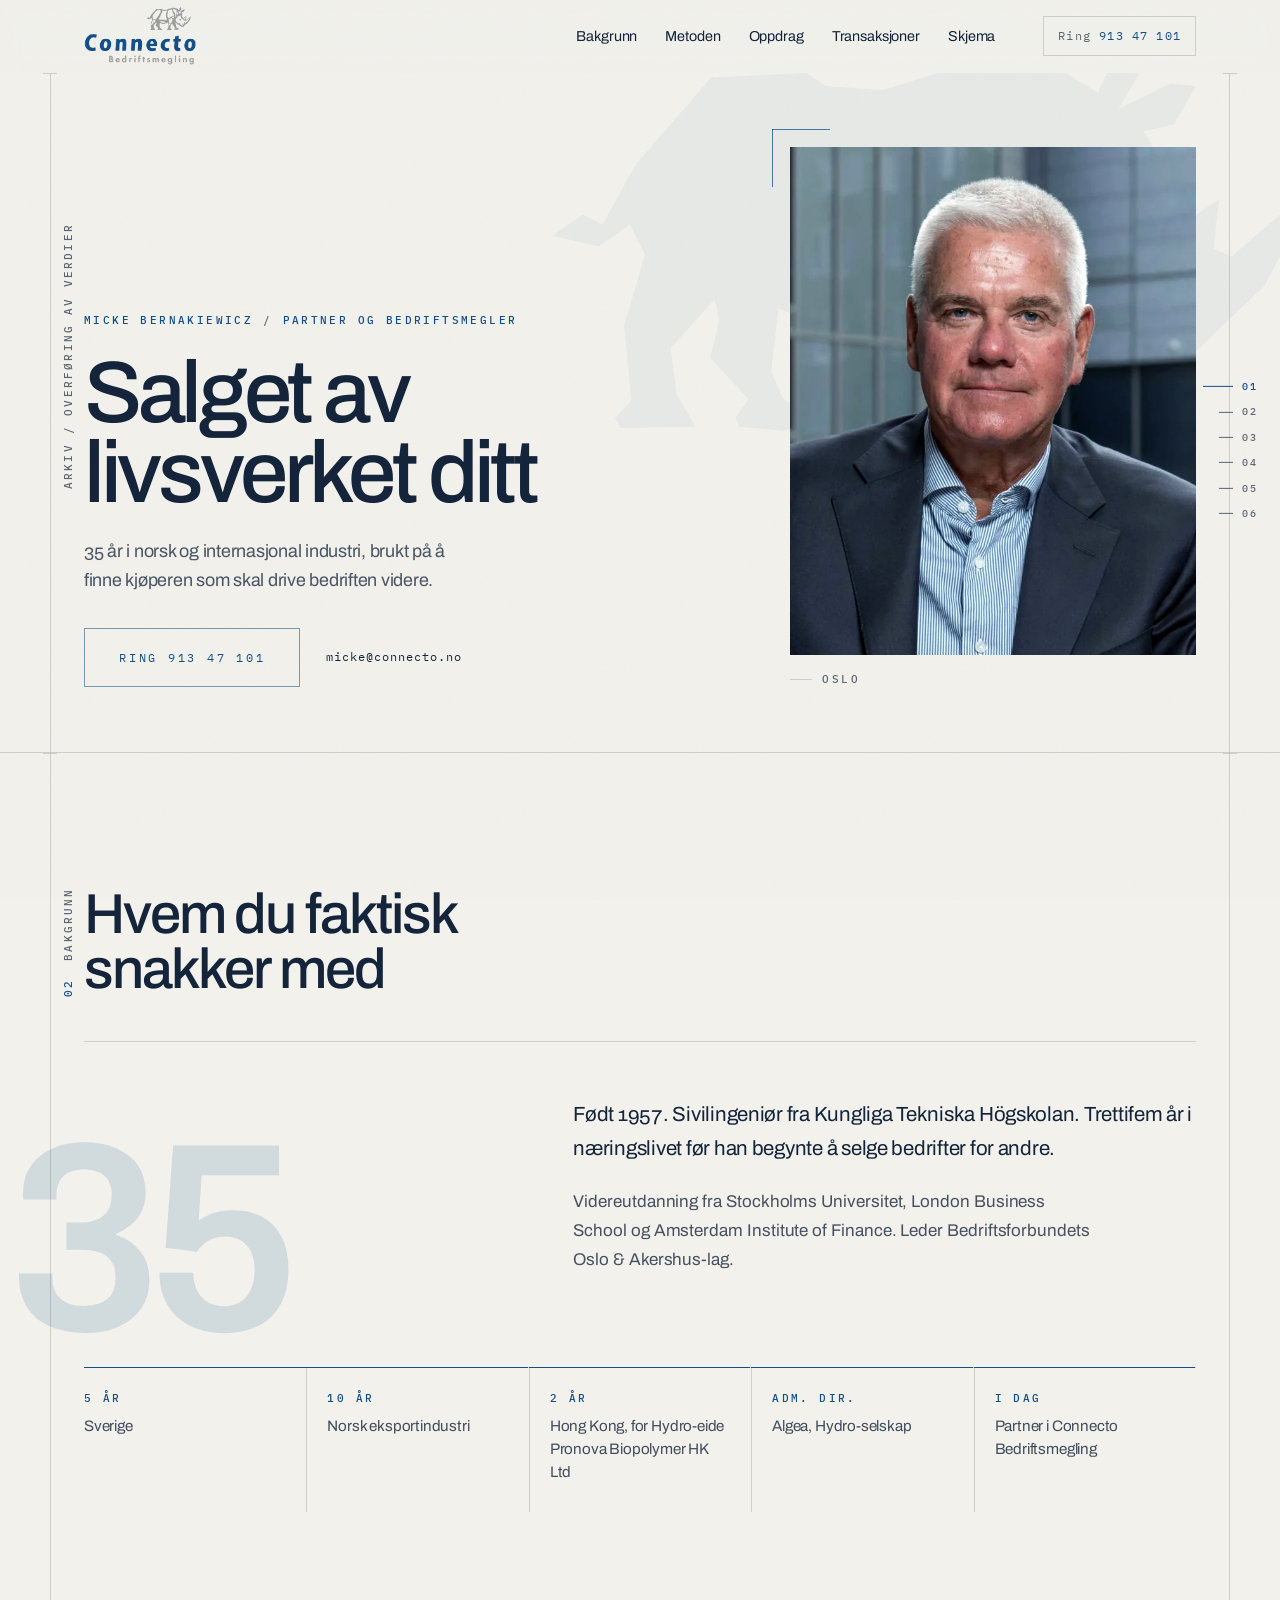
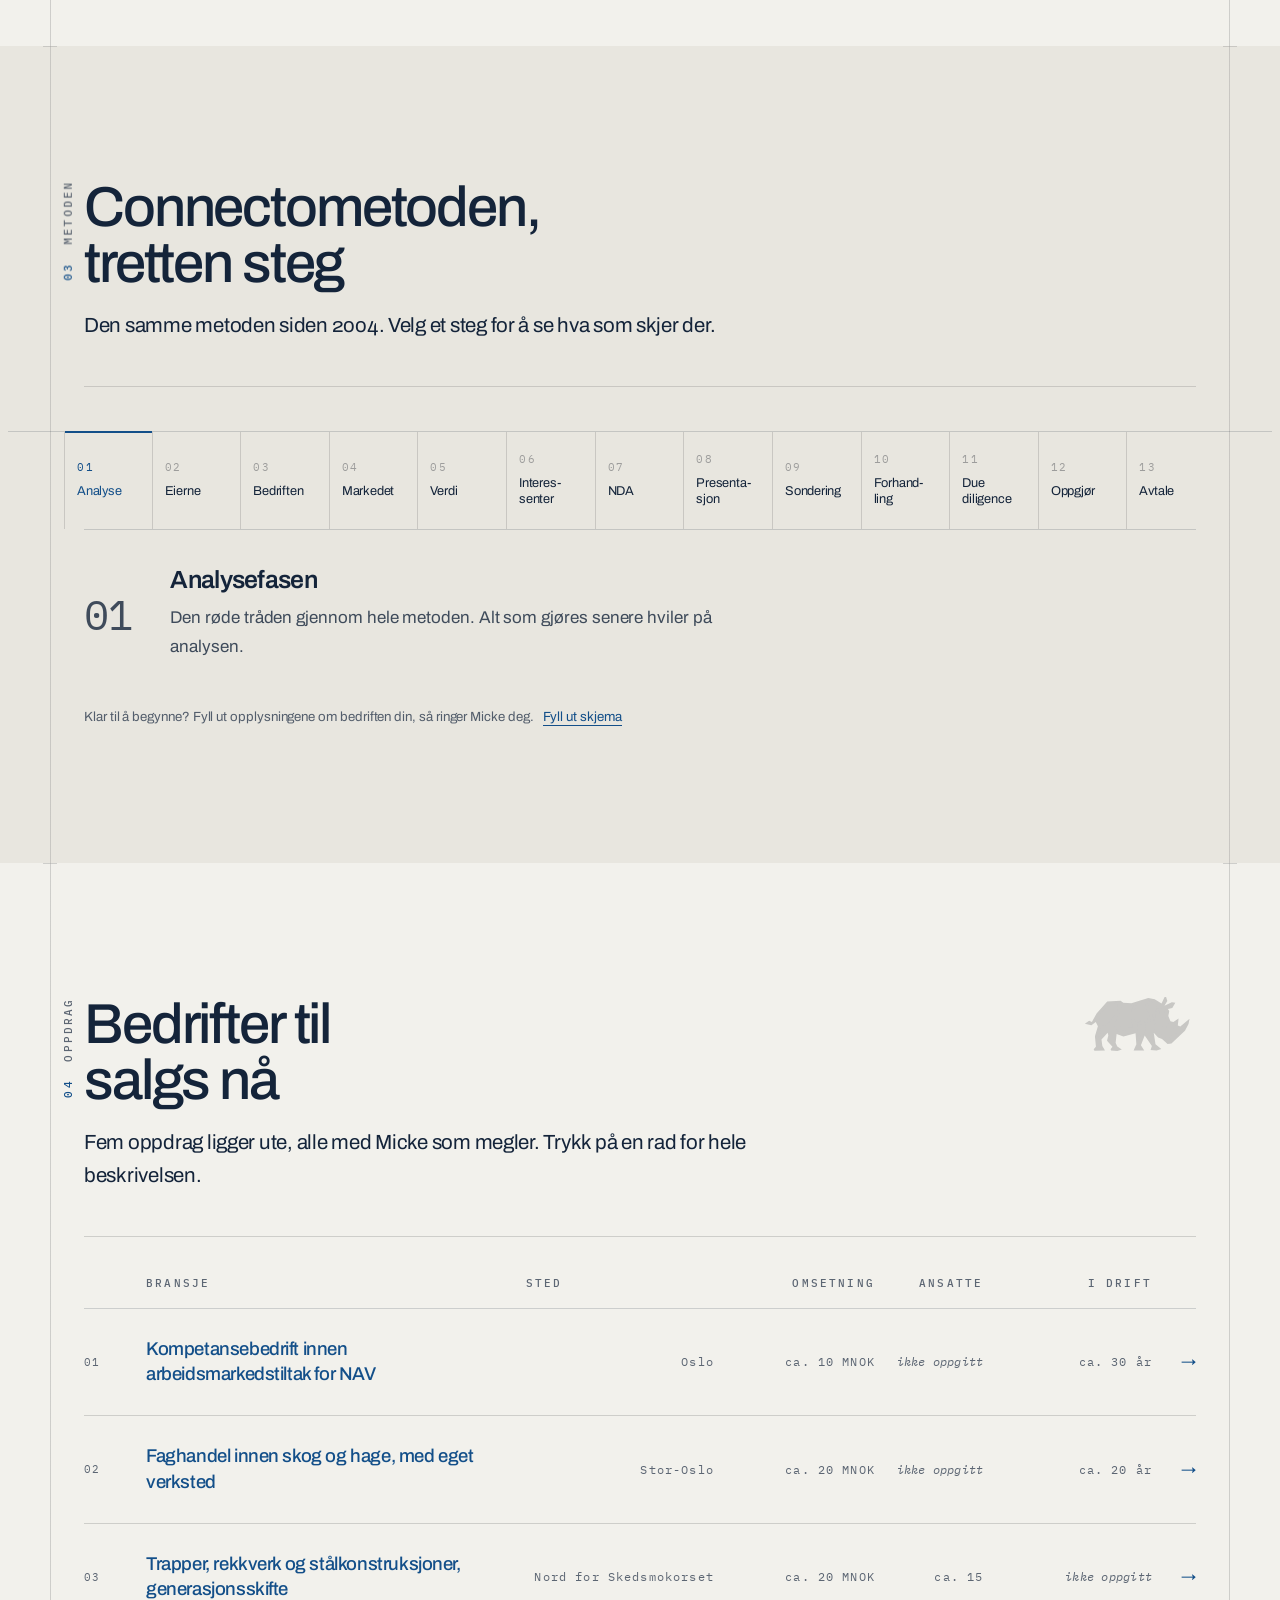
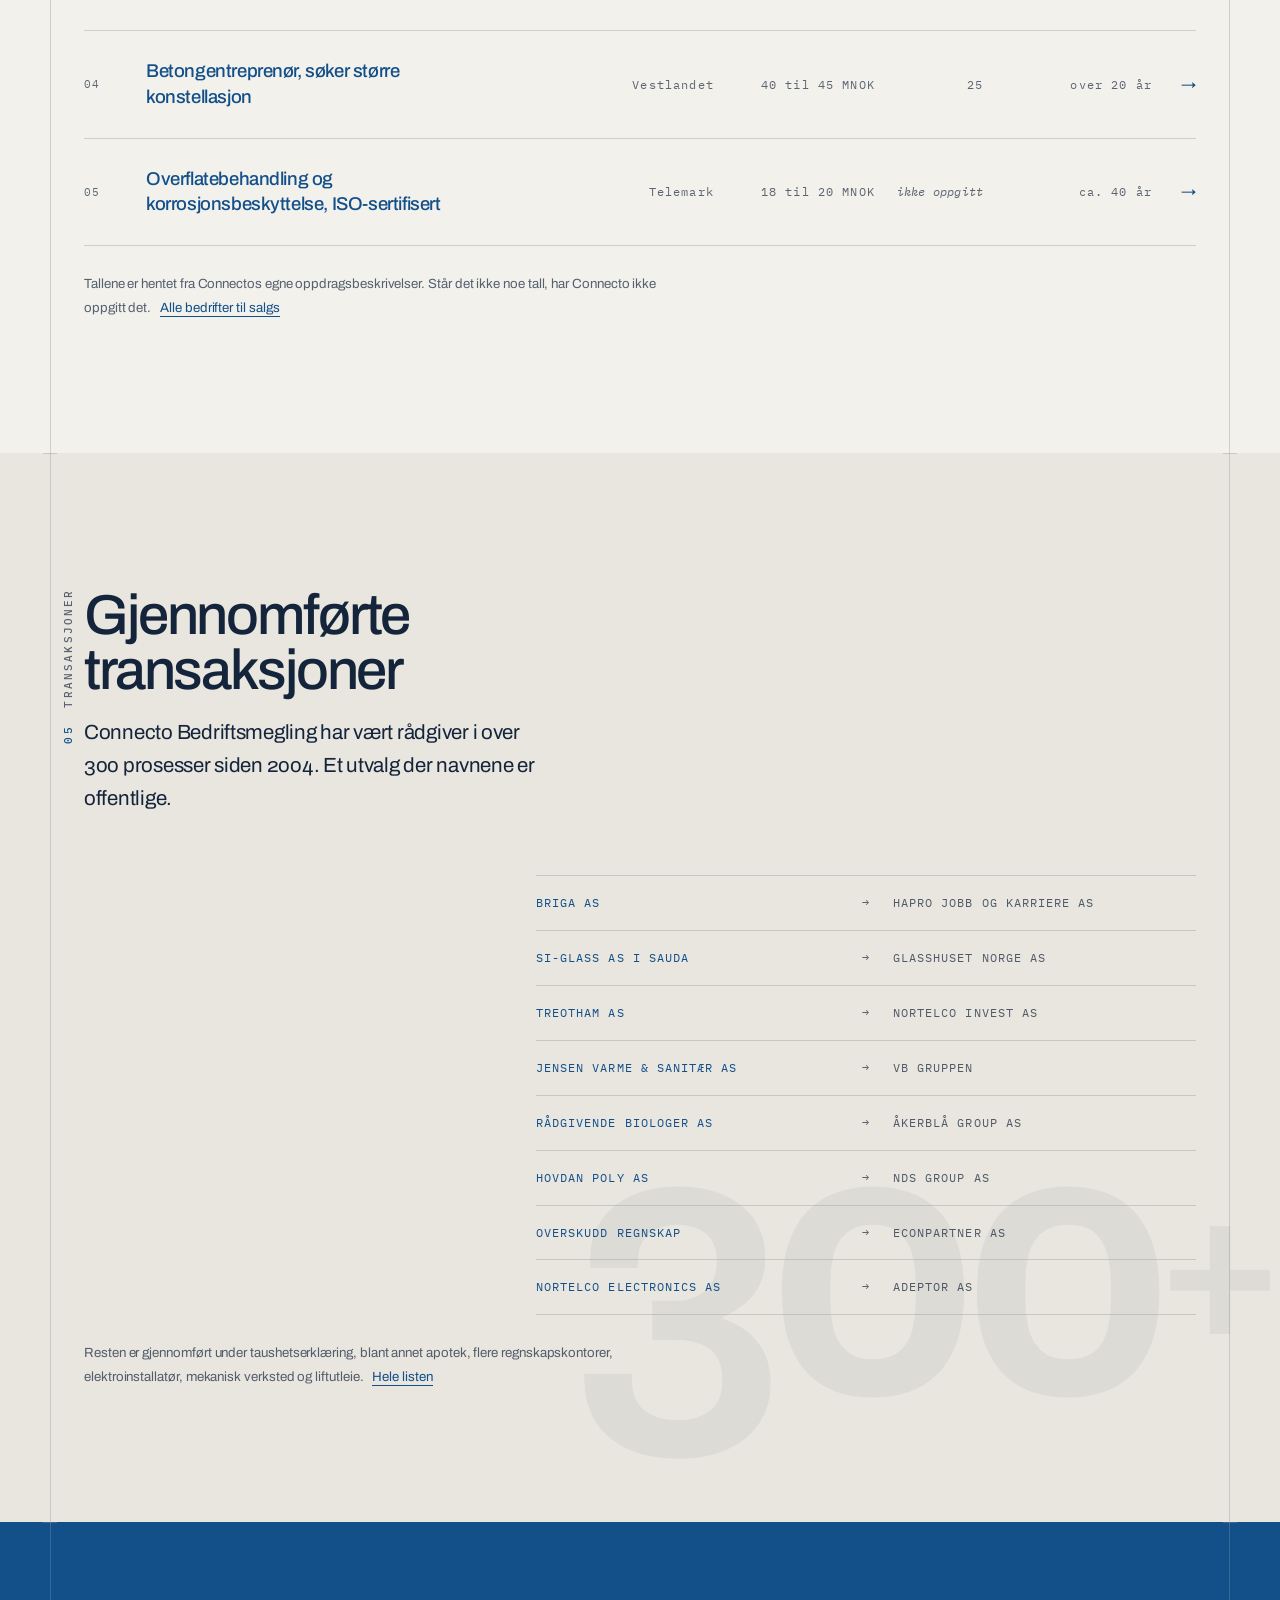
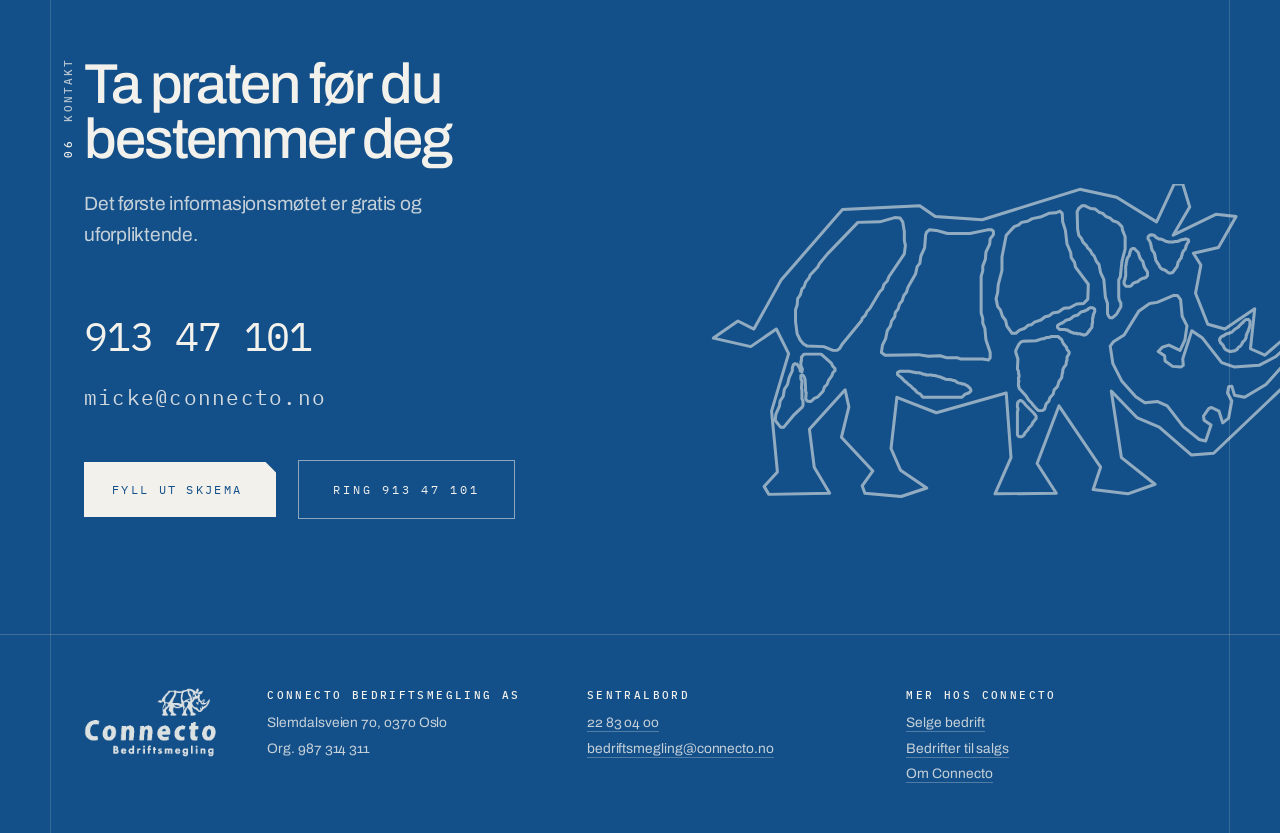
<file: index.html>
<!doctype html>
<html lang="no">
<head>
<meta charset="utf-8">
<meta name="viewport" content="width=device-width, initial-scale=1">
<title>Micke Bernakiewicz, bedriftsmegler | Connecto Bedriftsmegling</title>
<meta name="description" content="Micke Bernakiewicz er partner og bedriftsmegler i Connecto Bedriftsmegling. 35 ar i norsk og internasjonal industri. Se aktive oppdrag, Connectometoden og ta kontakt direkte.">
<link rel="canonical" href="https://connecto.no/bedriftsmeglere/bedriftsmegler-micke-bernakiewicz/">
<meta property="og:type" content="profile">
<meta property="og:title" content="Micke Bernakiewicz, bedriftsmegler i Connecto">
<meta property="og:description" content="35 ar i norsk og internasjonal industri, brukt pa a finne kjoperen som skal drive bedriften videre.">
<meta property="og:image" content="https://connecto.no/bedriftsmeglere/bedriftsmegler-micke-bernakiewicz/assets/og.png">
<meta property="og:image:width" content="1200">
<meta property="og:image:height" content="630">
<meta property="og:url" content="https://connecto.no/bedriftsmeglere/bedriftsmegler-micke-bernakiewicz/">
<meta property="og:locale" content="nb_NO">
<meta name="robots" content="noindex, nofollow">
<meta name="theme-color" content="#F2F1EC">
<link rel="icon" href="assets/favicon.svg" type="image/svg+xml">
<link rel="icon" href="assets/favicon-32.png" sizes="32x32" type="image/png">
<link rel="apple-touch-icon" href="assets/apple-touch-icon.png" sizes="180x180">
<link rel="manifest" href="site.webmanifest">
<meta name="twitter:card" content="summary_large_image">
<meta name="twitter:title" content="Micke Bernakiewicz, bedriftsmegler i Connecto">
<meta name="twitter:description" content="35 ar i norsk og internasjonal industri, brukt pa a finne kjoperen som skal drive bedriften videre.">
<meta name="twitter:image" content="https://connecto.no/bedriftsmeglere/bedriftsmegler-micke-bernakiewicz/assets/og.png">
<link rel="preconnect" href="https://fonts.googleapis.com">
<link rel="preconnect" href="https://fonts.gstatic.com" crossorigin>
<link href="https://fonts.googleapis.com/css2?family=Archivo:wght@400;500;600;700&family=IBM+Plex+Mono:wght@400;500&display=swap" rel="stylesheet">
<link rel="stylesheet" href="styles.css">
<script type="application/ld+json">
{
  "@context": "https://schema.org",
  "@type": "Person",
  "name": "Micke Bernakiewicz",
  "jobTitle": "Partner og bedriftsmegler",
  "telephone": "+47 913 47 101",
  "email": "micke@connecto.no",
  "url": "https://connecto.no/bedriftsmeglere/bedriftsmegler-micke-bernakiewicz/",
  "image": "https://connecto.no/bedriftsmegling/wp-content/uploads/2022/09/Micke-Bernakiewicz-800x800.jpg",
  "alumniOf": [
    {"@type":"CollegeOrUniversity","name":"Kungliga Tekniska H\u00f6gskolan"},
    {"@type":"CollegeOrUniversity","name":"London Business School"},
    {"@type":"CollegeOrUniversity","name":"Amsterdam Institute of Finance"},
    {"@type":"CollegeOrUniversity","name":"Stockholms Universitet"}
  ],
  "worksFor": {
    "@type": "ProfessionalService",
    "name": "Connecto Bedriftsmegling AS",
    "identifier": "987314311",
    "foundingDate": "2004-09-14",
    "telephone": "+47 22 83 04 00",
    "email": "bedriftsmegling@connecto.no",
    "url": "https://connecto.no/",
    "areaServed": "NO",
    "address": {
      "@type": "PostalAddress",
      "streetAddress": "Slemdalsveien 70",
      "postalCode": "0370",
      "addressLocality": "Oslo",
      "addressCountry": "NO"
    }
  }
}
</script>
</head>
<body>

<a class="skip" href="#hovedinnhold">Hopp til innhold</a>

<header class="nav" id="nav">
  <div class="nav__in">
    <a class="nav__logo" href="https://connecto.no/" aria-label="Connecto Bedriftsmegling, til forsiden">
      <img src="assets/logo.png" alt="Connecto Bedriftsmegling" width="180" height="97">
    </a>
    <nav class="nav__links" aria-label="Seksjoner">
      <a href="#bakgrunn">Bakgrunn</a>
      <a href="#metoden">Metoden</a>
      <a href="#oppdrag">Oppdrag</a>
      <a href="#transaksjoner">Transaksjoner</a>
      <a href="skjema.html">Skjema</a>
    </nav>
    <a class="nav__tel" href="tel:+4791347101"><span class="nav__tel-lbl">Ring</span> 913 47 101</a>
  </div>
</header>

<aside class="railidx" aria-hidden="true">
  <ol>
    <li data-i="01"><span></span>01</li>
    <li data-i="02"><span></span>02</li>
    <li data-i="03"><span></span>03</li>
    <li data-i="04"><span></span>04</li>
    <li data-i="05"><span></span>05</li>
    <li data-i="06"><span></span>06</li>
  </ol>
</aside>

<main id="hovedinnhold">

<!-- 01 HERO ------------------------------------------------------------- -->
<section class="hero" id="hero" data-sec="01">
  <div class="hero__rail" aria-hidden="true">ARKIV / OVERF&Oslash;RING AV VERDIER</div>

  <div class="hero__wm" aria-hidden="true" data-layer="3"><svg viewBox="0 0 156 78" xmlns="http://www.w3.org/2000/svg" fill="currentColor" fill-rule="evenodd" aria-hidden="true" focusable="false"><path d="M147.00,29.38 134.50,40.12 131.12,38.62 132.12,29.25 125.12,34.00 121.12,32.88 118.25,25.62 119.50,19.00 117.75,16.25 123.62,14.88 127.75,7.62 123.00,7.12 113.00,12.00 116.88,5.38 115.25,0.00 113.25,0.00 109.12,8.88 99.75,3.12 91.12,1.25 68.25,8.38 57.25,7.62 53.62,5.12 35.50,6.00 21.12,22.50 14.75,34.00 11.00,32.12 5.25,36.12 14.00,38.12 20.00,34.00 22.88,39.75 18.88,53.25 20.25,67.50 17.12,70.88 18.25,72.75 32.50,72.50 28.88,66.38 27.75,57.50 36.12,48.25 37.00,52.25 35.25,59.38 42.62,67.25 40.12,70.75 40.75,72.50 49.25,73.25 55.25,71.25 49.12,67.12 46.88,62.00 48.25,50.00 57.50,53.62 73.88,49.00 75.00,64.12 71.25,72.62 85.62,72.50 81.12,65.50 86.25,52.00 96.00,66.38 94.25,71.62 102.38,72.62 108.75,70.38 100.88,64.12 98.50,48.50 104.50,54.75 109.75,57.00 117.25,63.50 122.50,63.12 140.75,45.75 145.62,36.62Z"/><path d="M113.12,26.12 114.00,26.12 114.75,27.12 115.12,31.00 116.25,33.25 115.75,36.62 114.62,39.00 112.00,37.75 110.50,38.25 109.50,39.25 111.00,40.25 111.12,41.50 112.88,42.75 114.88,42.88 115.38,42.50 115.25,41.00 117.38,34.38 119.88,36.12 124.38,41.88 127.25,42.88 133.12,42.50 137.00,40.50 141.25,36.75 142.00,36.75 142.00,37.62 138.88,42.38 134.75,47.00 129.75,50.00 127.38,49.50 126.75,47.38 126.00,47.50 125.75,49.00 126.75,50.88 126.00,54.88 124.62,56.00 123.75,53.25 122.00,52.38 121.38,52.62 120.12,54.38 120.25,55.38 121.88,56.50 120.62,60.25 119.12,59.88 115.38,56.88 111.62,52.00 109.38,51.00 106.38,51.25 104.25,49.88 101.00,46.25 98.88,42.12 98.25,38.00 99.00,37.00 101.50,35.38 105.00,29.75 107.50,28.00 109.25,27.75Z"/><path d="M55.88,10.75 57.50,10.88 60.12,11.62 65.38,11.62 69.50,10.75 70.50,10.75 70.88,11.12 70.88,11.88 70.12,12.88 70.00,14.12 69.12,16.00 69.00,17.62 68.38,19.25 68.38,20.38 68.00,21.62 68.00,30.25 68.38,31.50 68.38,32.62 68.88,33.88 69.12,36.50 70.12,39.50 70.12,40.75 69.75,41.25 68.38,41.00 63.12,41.00 62.50,40.75 60.00,40.75 58.38,40.25 55.62,40.38 53.25,40.00 45.50,40.12 44.62,39.50 44.88,37.75 45.62,36.25 46.00,34.38 46.75,33.25 47.00,32.12 47.75,31.12 47.88,30.12 48.50,29.38 48.88,28.12 49.50,27.38 49.88,26.12 50.50,25.38 50.88,24.12 52.62,21.12 53.00,19.38 53.62,18.62 53.88,16.88 54.75,15.00 55.00,11.88 55.25,11.25Z"/><path d="M49.00,8.00 49.62,8.88 50.00,11.12 50.00,13.25 50.25,14.38 50.00,16.38 46.38,21.75 46.00,22.75 45.25,23.50 44.88,24.62 44.25,25.25 41.88,29.25 41.25,29.88 40.88,30.75 40.12,31.50 40.00,32.00 35.38,37.62 34.88,38.50 34.25,39.00 33.25,39.00 31.12,38.12 27.25,38.00 26.38,37.50 25.62,36.62 24.88,35.12 24.50,32.25 24.50,29.50 24.88,28.38 25.00,26.88 25.62,26.00 26.00,24.62 26.50,24.12 26.88,23.00 27.75,21.88 27.88,21.38 29.75,19.38 30.12,18.62 32.00,16.38 39.12,9.00 44.25,8.88 47.75,7.88Z"/><path d="M86.50,6.38 87.00,6.88 87.12,8.88 87.75,10.88 88.12,14.00 89.00,16.12 89.12,17.25 89.88,18.38 90.12,19.50 93.12,23.50 93.00,27.00 92.00,28.00 90.38,28.12 88.75,29.00 87.38,29.12 86.12,30.00 84.75,30.25 84.00,30.88 83.00,31.12 82.00,31.88 80.50,32.38 79.75,33.00 79.00,33.12 78.12,33.88 77.00,34.25 76.12,35.00 75.25,35.00 74.00,33.25 73.75,32.00 73.00,31.00 72.50,29.50 71.88,28.75 71.50,26.88 71.88,25.38 72.00,23.62 72.88,20.25 72.88,17.12 73.88,12.00 75.75,10.00 76.75,9.62 77.50,9.00 78.88,8.75 80.00,8.12 81.88,7.75 83.88,6.88 85.50,6.75Z"/><path d="M91.62,5.12 92.38,5.12 93.62,5.75 94.75,5.88 95.62,6.62 96.50,6.88 97.25,7.62 98.25,8.00 98.88,8.62 100.00,9.00 101.00,10.00 101.12,10.75 101.75,12.38 101.75,15.25 101.00,18.12 100.62,21.75 100.25,22.50 100.25,26.50 100.38,27.25 100.75,27.88 100.75,28.75 99.75,30.50 98.75,31.38 98.25,31.38 97.88,31.00 97.62,30.38 97.62,28.00 97.12,26.50 96.75,22.38 96.00,20.75 95.62,18.88 95.00,18.12 94.50,16.88 94.00,16.38 93.62,15.62 92.88,14.88 92.75,14.50 91.88,13.62 91.50,12.75 90.88,12.00 90.62,10.62 90.50,6.50 90.88,5.75Z"/><path d="M86.00,35.75 86.88,36.50 87.25,37.38 88.00,38.25 88.12,38.75 88.62,39.38 88.62,39.75 88.12,40.62 88.12,41.38 88.00,41.50 87.88,42.38 87.38,43.00 87.12,43.62 87.12,44.25 87.00,44.38 86.88,45.38 86.25,46.25 85.88,47.50 85.12,48.25 84.88,49.25 84.12,50.12 83.88,50.88 83.25,51.50 82.88,52.75 82.38,53.12 81.50,53.12 81.12,52.88 80.00,51.62 80.00,51.50 79.12,50.62 78.50,49.62 76.88,47.88 76.88,47.50 76.75,47.38 76.75,46.38 76.88,46.25 76.75,46.00 76.75,45.38 76.88,45.25 76.88,44.62 76.75,44.50 76.75,43.88 76.50,43.38 76.62,41.00 76.12,39.50 76.12,39.00 76.88,37.50 77.38,37.00 77.75,36.88 80.88,36.75 82.38,36.25 82.75,36.25 83.25,36.00 83.75,36.00 84.50,35.75Z"/><path d="M32.88,42.00 33.25,42.75 33.75,43.25 33.75,43.75 33.25,44.25 33.00,45.00 32.25,46.00 31.88,47.00 31.25,47.62 31.00,48.50 29.75,49.88 28.88,50.25 28.25,50.88 27.88,51.00 27.25,50.88 26.88,50.38 27.00,48.88 26.88,48.75 26.75,45.88 26.50,45.12 26.12,44.75 25.75,44.88 25.75,45.75 26.00,46.12 25.88,48.00 26.00,48.12 26.00,50.38 26.25,50.88 26.25,51.88 26.00,52.38 24.00,54.25 21.75,57.00 21.00,57.00 19.88,55.62 19.75,55.25 19.88,54.00 20.75,52.00 20.88,50.88 21.62,49.75 21.88,48.12 22.62,47.00 23.00,45.38 23.75,43.75 23.75,43.12 24.00,42.38 24.25,42.12 24.88,42.25 25.50,43.25 25.62,43.88 26.00,44.00 26.12,43.38 25.75,42.62 25.75,41.62 25.88,41.50 25.88,40.62 26.38,40.00 26.62,39.88 30.50,39.88Z"/><path d="M48.38,44.25 48.88,43.88 51.25,43.88 51.38,44.00 51.88,44.00 52.00,44.12 52.50,44.12 52.62,44.25 53.62,44.25 53.75,44.38 54.00,44.38 54.50,44.62 54.88,44.62 55.00,44.75 56.50,44.75 56.62,44.88 57.25,44.88 57.38,45.00 57.75,45.00 57.88,45.12 58.50,45.25 58.88,45.50 59.12,45.50 59.62,45.75 61.12,45.88 61.25,46.00 61.88,46.12 62.62,46.62 63.38,46.75 63.50,46.88 64.00,46.88 64.88,47.38 65.50,48.00 65.62,48.50 65.12,49.00 64.88,49.00 64.75,49.12 64.25,49.25 63.62,49.88 63.38,50.00 54.50,50.00 54.25,49.88 53.75,49.25 53.00,48.88 52.38,48.12 52.25,48.12 51.25,47.12 51.12,47.12 50.38,46.38 50.25,46.38 49.62,45.75 49.50,45.50 49.38,45.50 48.88,45.00 48.75,45.00 48.38,44.62Z"/><path d="M107.50,12.00 107.75,12.00 107.88,11.88 108.50,12.00 109.12,12.62 109.25,12.62 109.62,12.88 110.12,12.88 110.25,13.00 110.50,13.00 111.38,13.50 111.75,13.50 111.88,13.62 113.12,13.62 113.25,13.50 114.00,13.50 114.12,13.38 114.38,13.38 114.75,13.12 115.00,13.12 115.12,13.00 115.62,13.00 115.75,12.88 116.12,12.88 116.25,13.00 116.50,13.00 116.62,13.12 116.62,13.50 116.25,14.00 116.25,14.12 116.00,14.50 116.00,14.88 115.88,15.00 115.88,15.25 115.38,15.75 115.38,15.88 115.12,16.25 115.12,16.62 115.00,16.75 114.88,17.38 114.50,17.75 114.50,17.88 114.12,18.38 114.12,18.75 114.00,18.88 114.00,19.25 112.88,20.75 112.75,20.75 112.62,20.88 112.00,20.88 111.88,20.75 111.75,20.75 111.25,20.25 111.12,20.25 111.00,20.12 110.75,20.12 110.62,20.00 110.38,20.00 109.88,19.50 109.62,18.88 109.38,18.62 109.38,18.50 109.12,18.25 109.12,18.12 108.88,17.75 108.88,17.25 108.75,17.12 108.75,16.62 108.62,16.50 108.62,16.25 108.00,15.38 108.00,15.12 107.88,15.00 107.88,14.50 107.75,14.38 107.75,13.88 107.62,13.75 107.50,13.38 107.12,12.88 107.12,12.38Z"/><path d="M94.62,29.38 94.62,30.00 94.38,30.38 94.38,30.62 94.25,30.75 94.25,31.25 94.12,31.38 94.12,32.62 94.00,32.75 94.00,33.50 93.88,33.62 93.88,33.75 93.50,34.12 93.50,34.25 93.12,34.62 93.12,34.75 92.62,35.25 92.50,35.25 92.38,35.38 91.88,35.38 91.75,35.25 91.38,35.25 91.25,35.12 90.50,35.12 90.38,35.00 89.75,35.00 89.62,34.88 89.38,34.88 89.25,34.75 89.00,34.75 88.75,34.50 88.62,34.50 88.25,34.25 87.88,34.25 87.75,34.12 86.38,34.12 85.88,33.62 85.88,33.25 86.25,32.88 86.38,32.88 86.75,32.62 87.00,32.62 87.25,32.38 87.38,32.38 87.75,32.00 87.88,32.00 88.00,31.88 88.25,31.88 88.38,31.75 88.75,31.75 89.00,31.50 89.12,31.50 89.62,31.00 89.75,31.00 89.88,30.88 90.25,30.88 90.38,30.75 90.62,30.75 91.38,30.00 91.50,30.00 91.62,29.88 92.00,29.88 92.12,29.75 92.38,29.75 92.50,29.62 92.88,29.50 93.25,29.12 93.38,29.12 93.50,29.00 94.12,29.00 94.25,29.12 94.38,29.12Z"/><path d="M103.88,15.12 104.88,16.12 104.88,16.38 105.00,16.50 105.00,16.75 105.12,16.88 105.12,17.12 105.25,17.25 105.25,17.38 105.38,17.50 105.38,17.62 105.88,18.12 105.88,18.25 106.00,18.38 106.00,18.75 106.12,18.88 106.12,19.25 106.25,19.38 106.25,19.50 106.38,19.62 106.38,19.75 106.62,20.00 106.62,20.12 106.88,20.38 106.88,20.50 107.00,20.62 107.00,21.50 106.50,22.00 106.25,22.00 106.12,22.12 105.75,22.12 105.62,22.25 105.50,22.25 105.38,22.38 105.25,22.38 104.75,22.88 104.62,22.88 104.50,23.00 104.25,23.00 104.12,23.12 103.88,23.12 103.75,23.25 103.62,23.25 103.50,23.38 103.50,23.50 103.12,23.88 103.00,23.88 102.88,24.00 102.00,24.00 101.62,23.62 101.62,23.50 101.50,23.38 101.50,22.75 101.62,22.62 101.62,22.38 101.75,22.25 101.75,21.88 101.88,21.75 101.88,19.12 102.00,19.00 102.00,18.38 102.12,18.25 102.12,17.75 102.25,17.62 102.25,17.38 102.50,17.12 102.50,17.00 102.75,16.75 102.75,16.38 102.88,16.25 102.88,15.88 103.00,15.75 103.00,15.62 103.12,15.50 103.12,15.38 103.50,15.12Z"/><path d="M130.62,31.75 131.00,32.12 131.00,33.25 130.88,33.38 130.88,33.75 130.75,33.88 130.75,34.12 130.62,34.25 130.62,34.50 130.38,34.75 130.38,35.00 130.25,35.12 130.25,35.38 130.12,35.50 130.12,36.00 130.00,36.12 130.00,36.25 129.88,36.38 129.88,36.50 129.25,37.12 129.25,37.25 129.12,37.38 129.12,37.50 129.00,37.62 129.00,37.75 128.62,38.12 128.50,38.12 128.12,38.50 128.12,38.62 127.88,38.88 127.75,38.88 127.38,39.12 126.88,39.12 126.75,39.25 126.25,39.25 126.12,39.12 125.88,39.12 125.75,39.00 125.62,39.00 125.50,38.88 125.38,38.88 125.00,38.50 125.00,38.38 124.88,38.25 124.88,38.12 124.75,38.00 124.75,37.88 124.50,37.62 124.50,37.50 124.12,37.25 124.12,37.12 123.88,36.75 123.88,36.38 124.00,36.25 124.00,36.12 124.50,35.62 124.75,35.62 125.50,35.12 125.75,35.12 125.88,35.00 126.12,35.00 126.25,34.88 126.50,34.88 126.62,34.75 126.75,34.75 127.50,34.00 127.62,34.00 127.88,33.75 128.00,33.75 128.25,33.50 128.38,33.50 128.38,33.38 129.25,32.50 129.38,32.50 129.38,32.38 129.88,31.88 130.00,31.88 130.12,31.75Z"/><path d="M77.12,50.75 77.38,50.75 77.50,50.88 77.62,50.88 78.25,51.50 78.25,51.62 80.38,53.75 80.38,53.88 80.50,53.88 80.62,54.00 80.62,54.12 80.88,54.38 80.88,55.00 80.50,55.38 80.50,55.50 80.12,55.88 80.12,56.00 80.00,56.12 80.00,56.25 79.88,56.38 79.88,56.50 79.12,57.25 79.12,57.38 79.00,57.50 79.00,57.62 78.25,58.38 78.25,58.50 78.12,58.62 78.12,58.75 77.75,59.12 77.62,59.12 77.50,59.25 76.88,59.25 76.62,59.00 76.62,58.88 76.50,58.75 76.50,53.25 76.62,53.12 76.62,52.50 76.50,52.38 76.50,51.38 76.62,51.25 76.62,51.12 76.88,50.88 77.00,50.88Z"/></svg></div>

  <div class="hero__in">
    <div class="hero__text" data-layer="2">
      <p class="kick">Micke Bernakiewicz<span class="kick__d">/</span>Partner og bedriftsmegler</p>
      <h1>Salget av<br>livsverket ditt</h1>
      <p class="hero__sub">35 &aring;r i norsk og internasjonal industri, brukt p&aring; &aring; finne kj&oslash;peren som skal drive bedriften videre.</p>
      <div class="hero__cta">
        <a class="stamp" href="tel:+4791347101">
          <span class="stamp__l">Ring 913 47 101</span>
          <span class="stamp__b" aria-hidden="true"></span>
        </a>
        <a class="readout" href="mailto:micke@connecto.no">
          <span class="readout__t" data-t="micke@connecto.no">micke@connecto.no</span>
        </a>
      </div>
    </div>

    <figure class="hero__fig" data-layer="1">
      <picture>
        <source srcset="assets/micke-portrait.webp" type="image/webp">
        <img src="assets/micke-portrait.jpg" width="640" height="800"
             alt="Micke Bernakiewicz, partner og bedriftsmegler i Connecto Bedriftsmegling" fetchpriority="high">
      </picture>
      <figcaption>Oslo</figcaption>
    </figure>
  </div>

  <hr class="rule rule--wide">
</section>

<!-- 02 BAKGRUNN --------------------------------------------------------- -->
<section class="sec bakgrunn" id="bakgrunn" data-sec="02">
  <div class="wrap">
    <p class="secno">02<span>Bakgrunn</span></p>
    <h2>Hvem du faktisk<br>snakker med</h2>
    <hr class="rule">

    <div class="bak__grid">
      <div class="bak__num" aria-hidden="true">35</div>
      <div class="bak__body">
        <p class="lead">F&oslash;dt 1957. Sivilingeni&oslash;r fra Kungliga Tekniska H&ouml;gskolan. Trettifem &aring;r i n&aelig;ringslivet f&oslash;r han begynte &aring; selge bedrifter for andre.</p>
        <p>Videreutdanning fra Stockholms Universitet, London Business School og Amsterdam Institute of Finance. Leder Bedriftsforbundets Oslo &amp; Akershus-lag.</p>
      </div>
    </div>

    <ol class="tl">
      <li><span class="tl__k">5 &aring;r</span><span class="tl__v">Sverige</span></li>
      <li><span class="tl__k">10 &aring;r</span><span class="tl__v">Norsk eksportindustri</span></li>
      <li><span class="tl__k">2 &aring;r</span><span class="tl__v">Hong Kong, for Hydro-eide Pronova Biopolymer HK Ltd</span></li>
      <li><span class="tl__k">Adm. dir.</span><span class="tl__v">Algea, Hydro-selskap</span></li>
      <li><span class="tl__k">I dag</span><span class="tl__v">Partner i Connecto Bedriftsmegling</span></li>
    </ol>
  </div>
</section>

<!-- 03 METODEN ---------------------------------------------------------- -->
<section class="sec metoden band" id="metoden" data-sec="03">
  <div class="wrap">
    <p class="secno">03<span>Metoden</span></p>
    <h2>Connectometoden,<br>tretten steg</h2>
    <p class="lead lead--tight">Den samme metoden siden 2004. Velg et steg for &aring; se hva som skjer der.</p>
    <hr class="rule">

    <div class="steps" role="tablist" aria-label="Stegene i Connectometoden">
      <button role="tab" aria-selected="true"  data-n="01" data-navn="Analysefasen"        data-d="Den r&oslash;de tr&aring;den gjennom hele metoden. Alt som gj&oslash;res senere hviler p&aring; analysen.">01<em>Analyse</em></button>
      <button role="tab" aria-selected="false" data-n="02" data-navn="Hva &oslash;nsker eierne?" data-d="Prosessen starter med intervjuer og innsamling av informasjon om hva eierne faktisk vil oppn&aring;.">02<em>Eierne</em></button>
      <button role="tab" aria-selected="false" data-n="03" data-navn="Forst&aring; bedriften"   data-d="Intervjuer og sp&oslash;rreskjema kartlegger driverne i selskapet, styrker, svakheter og hva som skal til for &aring; utl&oslash;se potensialet.">03<em>Bedriften</em></button>
      <button role="tab" aria-selected="false" data-n="04" data-navn="Markedet"             data-d="Posisjon, konkurrenter og kunder kartlegges, sammen med hvem som kan t&aelig;nkes &aring; v&aelig;re interessert.">04<em>Markedet</em></button>
      <button role="tab" aria-selected="false" data-n="05" data-navn="Verdivurdering"       data-d="Verdivurdering, prising og markedspris er tre helt forskjellige ting. Her skilles de fra hverandre.">05<em>Verdi</em></button>
      <button role="tab" aria-selected="false" data-n="06" data-navn="Interessenter"        data-d="En anonymisert teaser p&aring; &eacute;n A4-side brukes til &aring; kontakte aktuelle kj&oslash;pere og partnere gjennom flere kanaler.">06<em>Interes&shy;senter</em></button>
      <button role="tab" aria-selected="false" data-n="07" data-navn="Konfidensialitet"     data-d="Interessenter m&aring; godkjennes av oppdragsgiver og signere taushetserkl&aelig;ring f&oslash;r de f&aring;r se noe mer.">07<em>NDA</em></button>
      <button role="tab" aria-selected="false" data-n="08" data-navn="Bedriftspresentasjonen" data-d="Gir n&oslash;kkelinformasjonen, og viser fremtidige muligheter sammen med b&aring;de styrker og svakheter.">08<em>Presenta&shy;sjon</em></button>
      <button role="tab" aria-selected="false" data-n="09" data-navn="Sonderingsm&oslash;ter" data-d="Connecto er m&oslash;teleder sammen med oppdragsgiver i m&oslash;tene med interessentene.">09<em>Sondering</em></button>
      <button role="tab" aria-selected="false" data-n="10" data-navn="Forhandlinger"        data-d="Bistand med verdifordeling og verdiskaping, bygget p&aring; erfaring fra flere hundre prosesser.">10<em>Forhand&shy;ling</em></button>
      <button role="tab" aria-selected="false" data-n="11" data-navn="Due diligence"        data-d="Kj&oslash;per verifiserer at bedriften stemmer med det selger har oppgitt. Det reduserer risikoen for krav i etterkant.">11<em>Due diligence</em></button>
      <button role="tab" aria-selected="false" data-n="12" data-navn="Oppgj&oslash;rsform"   data-d="Modeller og l&oslash;sninger for oppgj&oslash;ret, hentet fra erfaring med bransjen selskapet st&aring;r i.">12<em>Oppgj&oslash;r</em></button>
      <button role="tab" aria-selected="false" data-n="13" data-navn="Avtale"               data-d="Advokat anbefales. Kompleksiteten avhenger av type bedrift, st&oslash;rrelse og hva partene selv &oslash;nsker.">13<em>Avtale</em></button>
    </div>

    <div class="stepout" role="tabpanel" aria-live="polite">
      <p class="stepout__n"><span data-out="n">01</span></p>
      <div>
        <h3 data-out="navn">Analysefasen</h3>
        <p data-out="d">Den r&oslash;de tr&aring;den gjennom hele metoden. Alt som gj&oslash;res senere hviler p&aring; analysen.</p>
      </div>
    </div>

    <p class="fine sk-inn">Klar til &aring; begynne? Fyll ut opplysningene om bedriften din, s&aring; ringer Micke deg.
      <a class="ul" href="skjema.html">Fyll ut skjema</a></p>
  </div>
</section>

<!-- 04 OPPDRAG ---------------------------------------------------------- -->
<section class="sec oppdrag" id="oppdrag" data-sec="04">
  <div class="wrap">
    <div class="opp__head">
      <div>
        <p class="secno">04<span>Oppdrag</span></p>
        <h2>Bedrifter til<br>salgs n&aring;</h2>
      </div>
      <div class="opp__stamp" aria-hidden="true"><svg viewBox="0 0 156 78" xmlns="http://www.w3.org/2000/svg" fill="currentColor" fill-rule="evenodd" aria-hidden="true" focusable="false"><path d="M147.00,29.38 134.50,40.12 131.12,38.62 132.12,29.25 125.12,34.00 121.12,32.88 118.25,25.62 119.50,19.00 117.75,16.25 123.62,14.88 127.75,7.62 123.00,7.12 113.00,12.00 116.88,5.38 115.25,0.00 113.25,0.00 109.12,8.88 99.75,3.12 91.12,1.25 68.25,8.38 57.25,7.62 53.62,5.12 35.50,6.00 21.12,22.50 14.75,34.00 11.00,32.12 5.25,36.12 14.00,38.12 20.00,34.00 22.88,39.75 18.88,53.25 20.25,67.50 17.12,70.88 18.25,72.75 32.50,72.50 28.88,66.38 27.75,57.50 36.12,48.25 37.00,52.25 35.25,59.38 42.62,67.25 40.12,70.75 40.75,72.50 49.25,73.25 55.25,71.25 49.12,67.12 46.88,62.00 48.25,50.00 57.50,53.62 73.88,49.00 75.00,64.12 71.25,72.62 85.62,72.50 81.12,65.50 86.25,52.00 96.00,66.38 94.25,71.62 102.38,72.62 108.75,70.38 100.88,64.12 98.50,48.50 104.50,54.75 109.75,57.00 117.25,63.50 122.50,63.12 140.75,45.75 145.62,36.62Z"/><path d="M113.12,26.12 114.00,26.12 114.75,27.12 115.12,31.00 116.25,33.25 115.75,36.62 114.62,39.00 112.00,37.75 110.50,38.25 109.50,39.25 111.00,40.25 111.12,41.50 112.88,42.75 114.88,42.88 115.38,42.50 115.25,41.00 117.38,34.38 119.88,36.12 124.38,41.88 127.25,42.88 133.12,42.50 137.00,40.50 141.25,36.75 142.00,36.75 142.00,37.62 138.88,42.38 134.75,47.00 129.75,50.00 127.38,49.50 126.75,47.38 126.00,47.50 125.75,49.00 126.75,50.88 126.00,54.88 124.62,56.00 123.75,53.25 122.00,52.38 121.38,52.62 120.12,54.38 120.25,55.38 121.88,56.50 120.62,60.25 119.12,59.88 115.38,56.88 111.62,52.00 109.38,51.00 106.38,51.25 104.25,49.88 101.00,46.25 98.88,42.12 98.25,38.00 99.00,37.00 101.50,35.38 105.00,29.75 107.50,28.00 109.25,27.75Z"/><path d="M55.88,10.75 57.50,10.88 60.12,11.62 65.38,11.62 69.50,10.75 70.50,10.75 70.88,11.12 70.88,11.88 70.12,12.88 70.00,14.12 69.12,16.00 69.00,17.62 68.38,19.25 68.38,20.38 68.00,21.62 68.00,30.25 68.38,31.50 68.38,32.62 68.88,33.88 69.12,36.50 70.12,39.50 70.12,40.75 69.75,41.25 68.38,41.00 63.12,41.00 62.50,40.75 60.00,40.75 58.38,40.25 55.62,40.38 53.25,40.00 45.50,40.12 44.62,39.50 44.88,37.75 45.62,36.25 46.00,34.38 46.75,33.25 47.00,32.12 47.75,31.12 47.88,30.12 48.50,29.38 48.88,28.12 49.50,27.38 49.88,26.12 50.50,25.38 50.88,24.12 52.62,21.12 53.00,19.38 53.62,18.62 53.88,16.88 54.75,15.00 55.00,11.88 55.25,11.25Z"/><path d="M49.00,8.00 49.62,8.88 50.00,11.12 50.00,13.25 50.25,14.38 50.00,16.38 46.38,21.75 46.00,22.75 45.25,23.50 44.88,24.62 44.25,25.25 41.88,29.25 41.25,29.88 40.88,30.75 40.12,31.50 40.00,32.00 35.38,37.62 34.88,38.50 34.25,39.00 33.25,39.00 31.12,38.12 27.25,38.00 26.38,37.50 25.62,36.62 24.88,35.12 24.50,32.25 24.50,29.50 24.88,28.38 25.00,26.88 25.62,26.00 26.00,24.62 26.50,24.12 26.88,23.00 27.75,21.88 27.88,21.38 29.75,19.38 30.12,18.62 32.00,16.38 39.12,9.00 44.25,8.88 47.75,7.88Z"/><path d="M86.50,6.38 87.00,6.88 87.12,8.88 87.75,10.88 88.12,14.00 89.00,16.12 89.12,17.25 89.88,18.38 90.12,19.50 93.12,23.50 93.00,27.00 92.00,28.00 90.38,28.12 88.75,29.00 87.38,29.12 86.12,30.00 84.75,30.25 84.00,30.88 83.00,31.12 82.00,31.88 80.50,32.38 79.75,33.00 79.00,33.12 78.12,33.88 77.00,34.25 76.12,35.00 75.25,35.00 74.00,33.25 73.75,32.00 73.00,31.00 72.50,29.50 71.88,28.75 71.50,26.88 71.88,25.38 72.00,23.62 72.88,20.25 72.88,17.12 73.88,12.00 75.75,10.00 76.75,9.62 77.50,9.00 78.88,8.75 80.00,8.12 81.88,7.75 83.88,6.88 85.50,6.75Z"/><path d="M91.62,5.12 92.38,5.12 93.62,5.75 94.75,5.88 95.62,6.62 96.50,6.88 97.25,7.62 98.25,8.00 98.88,8.62 100.00,9.00 101.00,10.00 101.12,10.75 101.75,12.38 101.75,15.25 101.00,18.12 100.62,21.75 100.25,22.50 100.25,26.50 100.38,27.25 100.75,27.88 100.75,28.75 99.75,30.50 98.75,31.38 98.25,31.38 97.88,31.00 97.62,30.38 97.62,28.00 97.12,26.50 96.75,22.38 96.00,20.75 95.62,18.88 95.00,18.12 94.50,16.88 94.00,16.38 93.62,15.62 92.88,14.88 92.75,14.50 91.88,13.62 91.50,12.75 90.88,12.00 90.62,10.62 90.50,6.50 90.88,5.75Z"/><path d="M86.00,35.75 86.88,36.50 87.25,37.38 88.00,38.25 88.12,38.75 88.62,39.38 88.62,39.75 88.12,40.62 88.12,41.38 88.00,41.50 87.88,42.38 87.38,43.00 87.12,43.62 87.12,44.25 87.00,44.38 86.88,45.38 86.25,46.25 85.88,47.50 85.12,48.25 84.88,49.25 84.12,50.12 83.88,50.88 83.25,51.50 82.88,52.75 82.38,53.12 81.50,53.12 81.12,52.88 80.00,51.62 80.00,51.50 79.12,50.62 78.50,49.62 76.88,47.88 76.88,47.50 76.75,47.38 76.75,46.38 76.88,46.25 76.75,46.00 76.75,45.38 76.88,45.25 76.88,44.62 76.75,44.50 76.75,43.88 76.50,43.38 76.62,41.00 76.12,39.50 76.12,39.00 76.88,37.50 77.38,37.00 77.75,36.88 80.88,36.75 82.38,36.25 82.75,36.25 83.25,36.00 83.75,36.00 84.50,35.75Z"/><path d="M32.88,42.00 33.25,42.75 33.75,43.25 33.75,43.75 33.25,44.25 33.00,45.00 32.25,46.00 31.88,47.00 31.25,47.62 31.00,48.50 29.75,49.88 28.88,50.25 28.25,50.88 27.88,51.00 27.25,50.88 26.88,50.38 27.00,48.88 26.88,48.75 26.75,45.88 26.50,45.12 26.12,44.75 25.75,44.88 25.75,45.75 26.00,46.12 25.88,48.00 26.00,48.12 26.00,50.38 26.25,50.88 26.25,51.88 26.00,52.38 24.00,54.25 21.75,57.00 21.00,57.00 19.88,55.62 19.75,55.25 19.88,54.00 20.75,52.00 20.88,50.88 21.62,49.75 21.88,48.12 22.62,47.00 23.00,45.38 23.75,43.75 23.75,43.12 24.00,42.38 24.25,42.12 24.88,42.25 25.50,43.25 25.62,43.88 26.00,44.00 26.12,43.38 25.75,42.62 25.75,41.62 25.88,41.50 25.88,40.62 26.38,40.00 26.62,39.88 30.50,39.88Z"/><path d="M48.38,44.25 48.88,43.88 51.25,43.88 51.38,44.00 51.88,44.00 52.00,44.12 52.50,44.12 52.62,44.25 53.62,44.25 53.75,44.38 54.00,44.38 54.50,44.62 54.88,44.62 55.00,44.75 56.50,44.75 56.62,44.88 57.25,44.88 57.38,45.00 57.75,45.00 57.88,45.12 58.50,45.25 58.88,45.50 59.12,45.50 59.62,45.75 61.12,45.88 61.25,46.00 61.88,46.12 62.62,46.62 63.38,46.75 63.50,46.88 64.00,46.88 64.88,47.38 65.50,48.00 65.62,48.50 65.12,49.00 64.88,49.00 64.75,49.12 64.25,49.25 63.62,49.88 63.38,50.00 54.50,50.00 54.25,49.88 53.75,49.25 53.00,48.88 52.38,48.12 52.25,48.12 51.25,47.12 51.12,47.12 50.38,46.38 50.25,46.38 49.62,45.75 49.50,45.50 49.38,45.50 48.88,45.00 48.75,45.00 48.38,44.62Z"/><path d="M107.50,12.00 107.75,12.00 107.88,11.88 108.50,12.00 109.12,12.62 109.25,12.62 109.62,12.88 110.12,12.88 110.25,13.00 110.50,13.00 111.38,13.50 111.75,13.50 111.88,13.62 113.12,13.62 113.25,13.50 114.00,13.50 114.12,13.38 114.38,13.38 114.75,13.12 115.00,13.12 115.12,13.00 115.62,13.00 115.75,12.88 116.12,12.88 116.25,13.00 116.50,13.00 116.62,13.12 116.62,13.50 116.25,14.00 116.25,14.12 116.00,14.50 116.00,14.88 115.88,15.00 115.88,15.25 115.38,15.75 115.38,15.88 115.12,16.25 115.12,16.62 115.00,16.75 114.88,17.38 114.50,17.75 114.50,17.88 114.12,18.38 114.12,18.75 114.00,18.88 114.00,19.25 112.88,20.75 112.75,20.75 112.62,20.88 112.00,20.88 111.88,20.75 111.75,20.75 111.25,20.25 111.12,20.25 111.00,20.12 110.75,20.12 110.62,20.00 110.38,20.00 109.88,19.50 109.62,18.88 109.38,18.62 109.38,18.50 109.12,18.25 109.12,18.12 108.88,17.75 108.88,17.25 108.75,17.12 108.75,16.62 108.62,16.50 108.62,16.25 108.00,15.38 108.00,15.12 107.88,15.00 107.88,14.50 107.75,14.38 107.75,13.88 107.62,13.75 107.50,13.38 107.12,12.88 107.12,12.38Z"/><path d="M94.62,29.38 94.62,30.00 94.38,30.38 94.38,30.62 94.25,30.75 94.25,31.25 94.12,31.38 94.12,32.62 94.00,32.75 94.00,33.50 93.88,33.62 93.88,33.75 93.50,34.12 93.50,34.25 93.12,34.62 93.12,34.75 92.62,35.25 92.50,35.25 92.38,35.38 91.88,35.38 91.75,35.25 91.38,35.25 91.25,35.12 90.50,35.12 90.38,35.00 89.75,35.00 89.62,34.88 89.38,34.88 89.25,34.75 89.00,34.75 88.75,34.50 88.62,34.50 88.25,34.25 87.88,34.25 87.75,34.12 86.38,34.12 85.88,33.62 85.88,33.25 86.25,32.88 86.38,32.88 86.75,32.62 87.00,32.62 87.25,32.38 87.38,32.38 87.75,32.00 87.88,32.00 88.00,31.88 88.25,31.88 88.38,31.75 88.75,31.75 89.00,31.50 89.12,31.50 89.62,31.00 89.75,31.00 89.88,30.88 90.25,30.88 90.38,30.75 90.62,30.75 91.38,30.00 91.50,30.00 91.62,29.88 92.00,29.88 92.12,29.75 92.38,29.75 92.50,29.62 92.88,29.50 93.25,29.12 93.38,29.12 93.50,29.00 94.12,29.00 94.25,29.12 94.38,29.12Z"/><path d="M103.88,15.12 104.88,16.12 104.88,16.38 105.00,16.50 105.00,16.75 105.12,16.88 105.12,17.12 105.25,17.25 105.25,17.38 105.38,17.50 105.38,17.62 105.88,18.12 105.88,18.25 106.00,18.38 106.00,18.75 106.12,18.88 106.12,19.25 106.25,19.38 106.25,19.50 106.38,19.62 106.38,19.75 106.62,20.00 106.62,20.12 106.88,20.38 106.88,20.50 107.00,20.62 107.00,21.50 106.50,22.00 106.25,22.00 106.12,22.12 105.75,22.12 105.62,22.25 105.50,22.25 105.38,22.38 105.25,22.38 104.75,22.88 104.62,22.88 104.50,23.00 104.25,23.00 104.12,23.12 103.88,23.12 103.75,23.25 103.62,23.25 103.50,23.38 103.50,23.50 103.12,23.88 103.00,23.88 102.88,24.00 102.00,24.00 101.62,23.62 101.62,23.50 101.50,23.38 101.50,22.75 101.62,22.62 101.62,22.38 101.75,22.25 101.75,21.88 101.88,21.75 101.88,19.12 102.00,19.00 102.00,18.38 102.12,18.25 102.12,17.75 102.25,17.62 102.25,17.38 102.50,17.12 102.50,17.00 102.75,16.75 102.75,16.38 102.88,16.25 102.88,15.88 103.00,15.75 103.00,15.62 103.12,15.50 103.12,15.38 103.50,15.12Z"/><path d="M130.62,31.75 131.00,32.12 131.00,33.25 130.88,33.38 130.88,33.75 130.75,33.88 130.75,34.12 130.62,34.25 130.62,34.50 130.38,34.75 130.38,35.00 130.25,35.12 130.25,35.38 130.12,35.50 130.12,36.00 130.00,36.12 130.00,36.25 129.88,36.38 129.88,36.50 129.25,37.12 129.25,37.25 129.12,37.38 129.12,37.50 129.00,37.62 129.00,37.75 128.62,38.12 128.50,38.12 128.12,38.50 128.12,38.62 127.88,38.88 127.75,38.88 127.38,39.12 126.88,39.12 126.75,39.25 126.25,39.25 126.12,39.12 125.88,39.12 125.75,39.00 125.62,39.00 125.50,38.88 125.38,38.88 125.00,38.50 125.00,38.38 124.88,38.25 124.88,38.12 124.75,38.00 124.75,37.88 124.50,37.62 124.50,37.50 124.12,37.25 124.12,37.12 123.88,36.75 123.88,36.38 124.00,36.25 124.00,36.12 124.50,35.62 124.75,35.62 125.50,35.12 125.75,35.12 125.88,35.00 126.12,35.00 126.25,34.88 126.50,34.88 126.62,34.75 126.75,34.75 127.50,34.00 127.62,34.00 127.88,33.75 128.00,33.75 128.25,33.50 128.38,33.50 128.38,33.38 129.25,32.50 129.38,32.50 129.38,32.38 129.88,31.88 130.00,31.88 130.12,31.75Z"/><path d="M77.12,50.75 77.38,50.75 77.50,50.88 77.62,50.88 78.25,51.50 78.25,51.62 80.38,53.75 80.38,53.88 80.50,53.88 80.62,54.00 80.62,54.12 80.88,54.38 80.88,55.00 80.50,55.38 80.50,55.50 80.12,55.88 80.12,56.00 80.00,56.12 80.00,56.25 79.88,56.38 79.88,56.50 79.12,57.25 79.12,57.38 79.00,57.50 79.00,57.62 78.25,58.38 78.25,58.50 78.12,58.62 78.12,58.75 77.75,59.12 77.62,59.12 77.50,59.25 76.88,59.25 76.62,59.00 76.62,58.88 76.50,58.75 76.50,53.25 76.62,53.12 76.62,52.50 76.50,52.38 76.50,51.38 76.62,51.25 76.62,51.12 76.88,50.88 77.00,50.88Z"/></svg></div>
    </div>
    <p class="lead lead--tight">Fem oppdrag ligger ute, alle med Micke som megler. Trykk p&aring; en rad for hele beskrivelsen.</p>
    <hr class="rule">

    <div class="tbl" role="table" aria-label="Bedrifter til salgs">
      <div class="tbl__h" role="row">
        <span role="columnheader">Bransje</span>
        <span role="columnheader">Sted</span>
        <span role="columnheader">Omsetning</span>
        <span role="columnheader">Ansatte</span>
        <span role="columnheader">I drift</span>
      </div>

      <a class="row" role="row" href="https://connecto.no/bedrifter-til-salgs/kompetansebedrift-innen-arbeidsmarkedstiltak-soker-ny-eier/">
        <span class="row__n">01</span>
        <span class="row__t">Kompetansebedrift innen arbeidsmarkedstiltak for NAV</span>
        <span class="row__d">Oslo</span>
        <span class="row__d">ca. 10 MNOK</span>
        <span class="row__d is-na">ikke oppgitt</span>
        <span class="row__d">ca. 30 &aring;r</span>
        <span class="row__a" aria-hidden="true">&rarr;</span>
      </a>

      <a class="row" role="row" href="https://connecto.no/bedrifter-til-salgs/faghandel-innen-skog-og-hageprodukter-med-eget-verksted-soker-ny-eier/">
        <span class="row__n">02</span>
        <span class="row__t">Faghandel innen skog og hage, med eget verksted</span>
        <span class="row__d">Stor-Oslo</span>
        <span class="row__d">ca. 20 MNOK</span>
        <span class="row__d is-na">ikke oppgitt</span>
        <span class="row__d">ca. 20 &aring;r</span>
        <span class="row__a" aria-hidden="true">&rarr;</span>
      </a>

      <a class="row" role="row" href="https://connecto.no/bedrifter-til-salgs/selskap-innen-salg-og-montasje-av-trapper-rekkverk-og-stalkonstruksjoner-skreddersydde-kvalitetslosninger-star-innfor-et-generasjonsskifte/">
        <span class="row__n">03</span>
        <span class="row__t">Trapper, rekkverk og st&aring;lkonstruksjoner, generasjonsskifte</span>
        <span class="row__d">Nord for Skedsmokorset</span>
        <span class="row__d">ca. 20 MNOK</span>
        <span class="row__d">ca. 15</span>
        <span class="row__d is-na">ikke oppgitt</span>
        <span class="row__a" aria-hidden="true">&rarr;</span>
      </a>

      <a class="row" role="row" href="https://connecto.no/bedrifter-til-salgs/betongbedrift-utforende-betong-entreprenor-lokalisert-pa-vestlandet/">
        <span class="row__n">04</span>
        <span class="row__t">Betongentrepren&oslash;r, s&oslash;ker st&oslash;rre konstellasjon</span>
        <span class="row__d">Vestlandet</span>
        <span class="row__d">40 til 45 MNOK</span>
        <span class="row__d">25</span>
        <span class="row__d">over 20 &aring;r</span>
        <span class="row__a" aria-hidden="true">&rarr;</span>
      </a>

      <a class="row" role="row" href="https://connecto.no/bedrifter-til-salgs/industribedrift-lokalisert-sentralt-i-telemark-med-sterk-historisk-lonnsomhet-hoy-inngangsbarriere-og-begrenset-konkurranse-i-norden/">
        <span class="row__n">05</span>
        <span class="row__t">Overflatebehandling og korrosjonsbeskyttelse, ISO-sertifisert</span>
        <span class="row__d">Telemark</span>
        <span class="row__d">18 til 20 MNOK</span>
        <span class="row__d is-na">ikke oppgitt</span>
        <span class="row__d">ca. 40 &aring;r</span>
        <span class="row__a" aria-hidden="true">&rarr;</span>
      </a>
    </div>

    <p class="fine">Tallene er hentet fra Connectos egne oppdragsbeskrivelser. St&aring;r det ikke noe tall, har Connecto ikke oppgitt det.
      <a class="ul" href="https://connecto.no/bedrifter-til-salgs/">Alle bedrifter til salgs</a></p>
  </div>
</section>

<!-- 05 TRANSAKSJONER ---------------------------------------------------- -->
<section class="sec trans band" id="transaksjoner" data-sec="05">
  <div class="wrap trans__wrap">
    <div class="trans__ghost" aria-hidden="true">300<span>+</span></div>

    <div class="trans__head">
      <p class="secno">05<span>Transaksjoner</span></p>
      <h2>Gjennomf&oslash;rte<br>transaksjoner</h2>
      <p class="lead lead--tight">Connecto Bedriftsmegling har v&aelig;rt r&aring;dgiver i over 300 prosesser siden 2004. Et utvalg der navnene er offentlige.</p>
    </div>

    <ol class="ledger">
      <li><span>Briga AS</span><i aria-hidden="true">&rarr;</i><span>Hapro Jobb og Karriere AS</span></li>
      <li><span>SI-Glass AS i Sauda</span><i aria-hidden="true">&rarr;</i><span>GlassHuset Norge AS</span></li>
      <li><span>Treotham AS</span><i aria-hidden="true">&rarr;</i><span>Nortelco Invest AS</span></li>
      <li><span>Jensen Varme &amp; Sanit&aelig;r AS</span><i aria-hidden="true">&rarr;</i><span>VB Gruppen</span></li>
      <li><span>R&aring;dgivende Biologer AS</span><i aria-hidden="true">&rarr;</i><span>&Aring;kerbl&aring; Group AS</span></li>
      <li><span>Hovdan Poly AS</span><i aria-hidden="true">&rarr;</i><span>NDS Group AS</span></li>
      <li><span>Overskudd Regnskap</span><i aria-hidden="true">&rarr;</i><span>EconPartner AS</span></li>
      <li><span>Nortelco Electronics AS</span><i aria-hidden="true">&rarr;</i><span>Adeptor AS</span></li>
    </ol>

    <p class="fine trans__fine">Resten er gjennomf&oslash;rt under taushetserkl&aelig;ring, blant annet apotek, flere regnskapskontorer, elektroinstallat&oslash;r, mekanisk verksted og liftutleie.
      <a class="ul" href="https://connecto.no/bedriftsmegling-transaksjoner/">Hele listen</a></p>
  </div>
</section>

<!-- 06 KONTAKT ---------------------------------------------------------- -->
<section class="sec kontakt" id="kontakt" data-sec="06">
  <div class="kontakt__rhino" aria-hidden="true"><svg viewBox="0 0 156 78" xmlns="http://www.w3.org/2000/svg" fill="none" stroke-width="0.7" stroke-linejoin="round" stroke-linecap="round" aria-hidden="true" focusable="false"><path class="rh-ghost" d="M147.00,29.38 134.50,40.12 131.12,38.62 132.12,29.25 125.12,34.00 121.12,32.88 118.25,25.62 119.50,19.00 117.75,16.25 123.62,14.88 127.75,7.62 123.00,7.12 113.00,12.00 116.88,5.38 115.25,0.00 113.25,0.00 109.12,8.88 99.75,3.12 91.12,1.25 68.25,8.38 57.25,7.62 53.62,5.12 35.50,6.00 21.12,22.50 14.75,34.00 11.00,32.12 5.25,36.12 14.00,38.12 20.00,34.00 22.88,39.75 18.88,53.25 20.25,67.50 17.12,70.88 18.25,72.75 32.50,72.50 28.88,66.38 27.75,57.50 36.12,48.25 37.00,52.25 35.25,59.38 42.62,67.25 40.12,70.75 40.75,72.50 49.25,73.25 55.25,71.25 49.12,67.12 46.88,62.00 48.25,50.00 57.50,53.62 73.88,49.00 75.00,64.12 71.25,72.62 85.62,72.50 81.12,65.50 86.25,52.00 96.00,66.38 94.25,71.62 102.38,72.62 108.75,70.38 100.88,64.12 98.50,48.50 104.50,54.75 109.75,57.00 117.25,63.50 122.50,63.12 140.75,45.75 145.62,36.62Z"/><path class="rh-ghost" d="M113.12,26.12 114.00,26.12 114.75,27.12 115.12,31.00 116.25,33.25 115.75,36.62 114.62,39.00 112.00,37.75 110.50,38.25 109.50,39.25 111.00,40.25 111.12,41.50 112.88,42.75 114.88,42.88 115.38,42.50 115.25,41.00 117.38,34.38 119.88,36.12 124.38,41.88 127.25,42.88 133.12,42.50 137.00,40.50 141.25,36.75 142.00,36.75 142.00,37.62 138.88,42.38 134.75,47.00 129.75,50.00 127.38,49.50 126.75,47.38 126.00,47.50 125.75,49.00 126.75,50.88 126.00,54.88 124.62,56.00 123.75,53.25 122.00,52.38 121.38,52.62 120.12,54.38 120.25,55.38 121.88,56.50 120.62,60.25 119.12,59.88 115.38,56.88 111.62,52.00 109.38,51.00 106.38,51.25 104.25,49.88 101.00,46.25 98.88,42.12 98.25,38.00 99.00,37.00 101.50,35.38 105.00,29.75 107.50,28.00 109.25,27.75Z"/><path class="rh-ghost" d="M55.88,10.75 57.50,10.88 60.12,11.62 65.38,11.62 69.50,10.75 70.50,10.75 70.88,11.12 70.88,11.88 70.12,12.88 70.00,14.12 69.12,16.00 69.00,17.62 68.38,19.25 68.38,20.38 68.00,21.62 68.00,30.25 68.38,31.50 68.38,32.62 68.88,33.88 69.12,36.50 70.12,39.50 70.12,40.75 69.75,41.25 68.38,41.00 63.12,41.00 62.50,40.75 60.00,40.75 58.38,40.25 55.62,40.38 53.25,40.00 45.50,40.12 44.62,39.50 44.88,37.75 45.62,36.25 46.00,34.38 46.75,33.25 47.00,32.12 47.75,31.12 47.88,30.12 48.50,29.38 48.88,28.12 49.50,27.38 49.88,26.12 50.50,25.38 50.88,24.12 52.62,21.12 53.00,19.38 53.62,18.62 53.88,16.88 54.75,15.00 55.00,11.88 55.25,11.25Z"/><path class="rh-ghost" d="M49.00,8.00 49.62,8.88 50.00,11.12 50.00,13.25 50.25,14.38 50.00,16.38 46.38,21.75 46.00,22.75 45.25,23.50 44.88,24.62 44.25,25.25 41.88,29.25 41.25,29.88 40.88,30.75 40.12,31.50 40.00,32.00 35.38,37.62 34.88,38.50 34.25,39.00 33.25,39.00 31.12,38.12 27.25,38.00 26.38,37.50 25.62,36.62 24.88,35.12 24.50,32.25 24.50,29.50 24.88,28.38 25.00,26.88 25.62,26.00 26.00,24.62 26.50,24.12 26.88,23.00 27.75,21.88 27.88,21.38 29.75,19.38 30.12,18.62 32.00,16.38 39.12,9.00 44.25,8.88 47.75,7.88Z"/><path class="rh-ghost" d="M86.50,6.38 87.00,6.88 87.12,8.88 87.75,10.88 88.12,14.00 89.00,16.12 89.12,17.25 89.88,18.38 90.12,19.50 93.12,23.50 93.00,27.00 92.00,28.00 90.38,28.12 88.75,29.00 87.38,29.12 86.12,30.00 84.75,30.25 84.00,30.88 83.00,31.12 82.00,31.88 80.50,32.38 79.75,33.00 79.00,33.12 78.12,33.88 77.00,34.25 76.12,35.00 75.25,35.00 74.00,33.25 73.75,32.00 73.00,31.00 72.50,29.50 71.88,28.75 71.50,26.88 71.88,25.38 72.00,23.62 72.88,20.25 72.88,17.12 73.88,12.00 75.75,10.00 76.75,9.62 77.50,9.00 78.88,8.75 80.00,8.12 81.88,7.75 83.88,6.88 85.50,6.75Z"/><path class="rh-ghost" d="M91.62,5.12 92.38,5.12 93.62,5.75 94.75,5.88 95.62,6.62 96.50,6.88 97.25,7.62 98.25,8.00 98.88,8.62 100.00,9.00 101.00,10.00 101.12,10.75 101.75,12.38 101.75,15.25 101.00,18.12 100.62,21.75 100.25,22.50 100.25,26.50 100.38,27.25 100.75,27.88 100.75,28.75 99.75,30.50 98.75,31.38 98.25,31.38 97.88,31.00 97.62,30.38 97.62,28.00 97.12,26.50 96.75,22.38 96.00,20.75 95.62,18.88 95.00,18.12 94.50,16.88 94.00,16.38 93.62,15.62 92.88,14.88 92.75,14.50 91.88,13.62 91.50,12.75 90.88,12.00 90.62,10.62 90.50,6.50 90.88,5.75Z"/><path class="rh-ghost" d="M86.00,35.75 86.88,36.50 87.25,37.38 88.00,38.25 88.12,38.75 88.62,39.38 88.62,39.75 88.12,40.62 88.12,41.38 88.00,41.50 87.88,42.38 87.38,43.00 87.12,43.62 87.12,44.25 87.00,44.38 86.88,45.38 86.25,46.25 85.88,47.50 85.12,48.25 84.88,49.25 84.12,50.12 83.88,50.88 83.25,51.50 82.88,52.75 82.38,53.12 81.50,53.12 81.12,52.88 80.00,51.62 80.00,51.50 79.12,50.62 78.50,49.62 76.88,47.88 76.88,47.50 76.75,47.38 76.75,46.38 76.88,46.25 76.75,46.00 76.75,45.38 76.88,45.25 76.88,44.62 76.75,44.50 76.75,43.88 76.50,43.38 76.62,41.00 76.12,39.50 76.12,39.00 76.88,37.50 77.38,37.00 77.75,36.88 80.88,36.75 82.38,36.25 82.75,36.25 83.25,36.00 83.75,36.00 84.50,35.75Z"/><path class="rh-ghost" d="M32.88,42.00 33.25,42.75 33.75,43.25 33.75,43.75 33.25,44.25 33.00,45.00 32.25,46.00 31.88,47.00 31.25,47.62 31.00,48.50 29.75,49.88 28.88,50.25 28.25,50.88 27.88,51.00 27.25,50.88 26.88,50.38 27.00,48.88 26.88,48.75 26.75,45.88 26.50,45.12 26.12,44.75 25.75,44.88 25.75,45.75 26.00,46.12 25.88,48.00 26.00,48.12 26.00,50.38 26.25,50.88 26.25,51.88 26.00,52.38 24.00,54.25 21.75,57.00 21.00,57.00 19.88,55.62 19.75,55.25 19.88,54.00 20.75,52.00 20.88,50.88 21.62,49.75 21.88,48.12 22.62,47.00 23.00,45.38 23.75,43.75 23.75,43.12 24.00,42.38 24.25,42.12 24.88,42.25 25.50,43.25 25.62,43.88 26.00,44.00 26.12,43.38 25.75,42.62 25.75,41.62 25.88,41.50 25.88,40.62 26.38,40.00 26.62,39.88 30.50,39.88Z"/><path class="rh-ghost" d="M48.38,44.25 48.88,43.88 51.25,43.88 51.38,44.00 51.88,44.00 52.00,44.12 52.50,44.12 52.62,44.25 53.62,44.25 53.75,44.38 54.00,44.38 54.50,44.62 54.88,44.62 55.00,44.75 56.50,44.75 56.62,44.88 57.25,44.88 57.38,45.00 57.75,45.00 57.88,45.12 58.50,45.25 58.88,45.50 59.12,45.50 59.62,45.75 61.12,45.88 61.25,46.00 61.88,46.12 62.62,46.62 63.38,46.75 63.50,46.88 64.00,46.88 64.88,47.38 65.50,48.00 65.62,48.50 65.12,49.00 64.88,49.00 64.75,49.12 64.25,49.25 63.62,49.88 63.38,50.00 54.50,50.00 54.25,49.88 53.75,49.25 53.00,48.88 52.38,48.12 52.25,48.12 51.25,47.12 51.12,47.12 50.38,46.38 50.25,46.38 49.62,45.75 49.50,45.50 49.38,45.50 48.88,45.00 48.75,45.00 48.38,44.62Z"/><path class="rh-ghost" d="M107.50,12.00 107.75,12.00 107.88,11.88 108.50,12.00 109.12,12.62 109.25,12.62 109.62,12.88 110.12,12.88 110.25,13.00 110.50,13.00 111.38,13.50 111.75,13.50 111.88,13.62 113.12,13.62 113.25,13.50 114.00,13.50 114.12,13.38 114.38,13.38 114.75,13.12 115.00,13.12 115.12,13.00 115.62,13.00 115.75,12.88 116.12,12.88 116.25,13.00 116.50,13.00 116.62,13.12 116.62,13.50 116.25,14.00 116.25,14.12 116.00,14.50 116.00,14.88 115.88,15.00 115.88,15.25 115.38,15.75 115.38,15.88 115.12,16.25 115.12,16.62 115.00,16.75 114.88,17.38 114.50,17.75 114.50,17.88 114.12,18.38 114.12,18.75 114.00,18.88 114.00,19.25 112.88,20.75 112.75,20.75 112.62,20.88 112.00,20.88 111.88,20.75 111.75,20.75 111.25,20.25 111.12,20.25 111.00,20.12 110.75,20.12 110.62,20.00 110.38,20.00 109.88,19.50 109.62,18.88 109.38,18.62 109.38,18.50 109.12,18.25 109.12,18.12 108.88,17.75 108.88,17.25 108.75,17.12 108.75,16.62 108.62,16.50 108.62,16.25 108.00,15.38 108.00,15.12 107.88,15.00 107.88,14.50 107.75,14.38 107.75,13.88 107.62,13.75 107.50,13.38 107.12,12.88 107.12,12.38Z"/><path class="rh-ghost" d="M94.62,29.38 94.62,30.00 94.38,30.38 94.38,30.62 94.25,30.75 94.25,31.25 94.12,31.38 94.12,32.62 94.00,32.75 94.00,33.50 93.88,33.62 93.88,33.75 93.50,34.12 93.50,34.25 93.12,34.62 93.12,34.75 92.62,35.25 92.50,35.25 92.38,35.38 91.88,35.38 91.75,35.25 91.38,35.25 91.25,35.12 90.50,35.12 90.38,35.00 89.75,35.00 89.62,34.88 89.38,34.88 89.25,34.75 89.00,34.75 88.75,34.50 88.62,34.50 88.25,34.25 87.88,34.25 87.75,34.12 86.38,34.12 85.88,33.62 85.88,33.25 86.25,32.88 86.38,32.88 86.75,32.62 87.00,32.62 87.25,32.38 87.38,32.38 87.75,32.00 87.88,32.00 88.00,31.88 88.25,31.88 88.38,31.75 88.75,31.75 89.00,31.50 89.12,31.50 89.62,31.00 89.75,31.00 89.88,30.88 90.25,30.88 90.38,30.75 90.62,30.75 91.38,30.00 91.50,30.00 91.62,29.88 92.00,29.88 92.12,29.75 92.38,29.75 92.50,29.62 92.88,29.50 93.25,29.12 93.38,29.12 93.50,29.00 94.12,29.00 94.25,29.12 94.38,29.12Z"/><path class="rh-ghost" d="M103.88,15.12 104.88,16.12 104.88,16.38 105.00,16.50 105.00,16.75 105.12,16.88 105.12,17.12 105.25,17.25 105.25,17.38 105.38,17.50 105.38,17.62 105.88,18.12 105.88,18.25 106.00,18.38 106.00,18.75 106.12,18.88 106.12,19.25 106.25,19.38 106.25,19.50 106.38,19.62 106.38,19.75 106.62,20.00 106.62,20.12 106.88,20.38 106.88,20.50 107.00,20.62 107.00,21.50 106.50,22.00 106.25,22.00 106.12,22.12 105.75,22.12 105.62,22.25 105.50,22.25 105.38,22.38 105.25,22.38 104.75,22.88 104.62,22.88 104.50,23.00 104.25,23.00 104.12,23.12 103.88,23.12 103.75,23.25 103.62,23.25 103.50,23.38 103.50,23.50 103.12,23.88 103.00,23.88 102.88,24.00 102.00,24.00 101.62,23.62 101.62,23.50 101.50,23.38 101.50,22.75 101.62,22.62 101.62,22.38 101.75,22.25 101.75,21.88 101.88,21.75 101.88,19.12 102.00,19.00 102.00,18.38 102.12,18.25 102.12,17.75 102.25,17.62 102.25,17.38 102.50,17.12 102.50,17.00 102.75,16.75 102.75,16.38 102.88,16.25 102.88,15.88 103.00,15.75 103.00,15.62 103.12,15.50 103.12,15.38 103.50,15.12Z"/><path class="rh-ghost" d="M130.62,31.75 131.00,32.12 131.00,33.25 130.88,33.38 130.88,33.75 130.75,33.88 130.75,34.12 130.62,34.25 130.62,34.50 130.38,34.75 130.38,35.00 130.25,35.12 130.25,35.38 130.12,35.50 130.12,36.00 130.00,36.12 130.00,36.25 129.88,36.38 129.88,36.50 129.25,37.12 129.25,37.25 129.12,37.38 129.12,37.50 129.00,37.62 129.00,37.75 128.62,38.12 128.50,38.12 128.12,38.50 128.12,38.62 127.88,38.88 127.75,38.88 127.38,39.12 126.88,39.12 126.75,39.25 126.25,39.25 126.12,39.12 125.88,39.12 125.75,39.00 125.62,39.00 125.50,38.88 125.38,38.88 125.00,38.50 125.00,38.38 124.88,38.25 124.88,38.12 124.75,38.00 124.75,37.88 124.50,37.62 124.50,37.50 124.12,37.25 124.12,37.12 123.88,36.75 123.88,36.38 124.00,36.25 124.00,36.12 124.50,35.62 124.75,35.62 125.50,35.12 125.75,35.12 125.88,35.00 126.12,35.00 126.25,34.88 126.50,34.88 126.62,34.75 126.75,34.75 127.50,34.00 127.62,34.00 127.88,33.75 128.00,33.75 128.25,33.50 128.38,33.50 128.38,33.38 129.25,32.50 129.38,32.50 129.38,32.38 129.88,31.88 130.00,31.88 130.12,31.75Z"/><path class="rh-ghost" d="M77.12,50.75 77.38,50.75 77.50,50.88 77.62,50.88 78.25,51.50 78.25,51.62 80.38,53.75 80.38,53.88 80.50,53.88 80.62,54.00 80.62,54.12 80.88,54.38 80.88,55.00 80.50,55.38 80.50,55.50 80.12,55.88 80.12,56.00 80.00,56.12 80.00,56.25 79.88,56.38 79.88,56.50 79.12,57.25 79.12,57.38 79.00,57.50 79.00,57.62 78.25,58.38 78.25,58.50 78.12,58.62 78.12,58.75 77.75,59.12 77.62,59.12 77.50,59.25 76.88,59.25 76.62,59.00 76.62,58.88 76.50,58.75 76.50,53.25 76.62,53.12 76.62,52.50 76.50,52.38 76.50,51.38 76.62,51.25 76.62,51.12 76.88,50.88 77.00,50.88Z"/><path class="rh-draw" d="M147.00,29.38 134.50,40.12 131.12,38.62 132.12,29.25 125.12,34.00 121.12,32.88 118.25,25.62 119.50,19.00 117.75,16.25 123.62,14.88 127.75,7.62 123.00,7.12 113.00,12.00 116.88,5.38 115.25,0.00 113.25,0.00 109.12,8.88 99.75,3.12 91.12,1.25 68.25,8.38 57.25,7.62 53.62,5.12 35.50,6.00 21.12,22.50 14.75,34.00 11.00,32.12 5.25,36.12 14.00,38.12 20.00,34.00 22.88,39.75 18.88,53.25 20.25,67.50 17.12,70.88 18.25,72.75 32.50,72.50 28.88,66.38 27.75,57.50 36.12,48.25 37.00,52.25 35.25,59.38 42.62,67.25 40.12,70.75 40.75,72.50 49.25,73.25 55.25,71.25 49.12,67.12 46.88,62.00 48.25,50.00 57.50,53.62 73.88,49.00 75.00,64.12 71.25,72.62 85.62,72.50 81.12,65.50 86.25,52.00 96.00,66.38 94.25,71.62 102.38,72.62 108.75,70.38 100.88,64.12 98.50,48.50 104.50,54.75 109.75,57.00 117.25,63.50 122.50,63.12 140.75,45.75 145.62,36.62Z"/><path class="rh-draw" d="M113.12,26.12 114.00,26.12 114.75,27.12 115.12,31.00 116.25,33.25 115.75,36.62 114.62,39.00 112.00,37.75 110.50,38.25 109.50,39.25 111.00,40.25 111.12,41.50 112.88,42.75 114.88,42.88 115.38,42.50 115.25,41.00 117.38,34.38 119.88,36.12 124.38,41.88 127.25,42.88 133.12,42.50 137.00,40.50 141.25,36.75 142.00,36.75 142.00,37.62 138.88,42.38 134.75,47.00 129.75,50.00 127.38,49.50 126.75,47.38 126.00,47.50 125.75,49.00 126.75,50.88 126.00,54.88 124.62,56.00 123.75,53.25 122.00,52.38 121.38,52.62 120.12,54.38 120.25,55.38 121.88,56.50 120.62,60.25 119.12,59.88 115.38,56.88 111.62,52.00 109.38,51.00 106.38,51.25 104.25,49.88 101.00,46.25 98.88,42.12 98.25,38.00 99.00,37.00 101.50,35.38 105.00,29.75 107.50,28.00 109.25,27.75Z"/><path class="rh-draw" d="M55.88,10.75 57.50,10.88 60.12,11.62 65.38,11.62 69.50,10.75 70.50,10.75 70.88,11.12 70.88,11.88 70.12,12.88 70.00,14.12 69.12,16.00 69.00,17.62 68.38,19.25 68.38,20.38 68.00,21.62 68.00,30.25 68.38,31.50 68.38,32.62 68.88,33.88 69.12,36.50 70.12,39.50 70.12,40.75 69.75,41.25 68.38,41.00 63.12,41.00 62.50,40.75 60.00,40.75 58.38,40.25 55.62,40.38 53.25,40.00 45.50,40.12 44.62,39.50 44.88,37.75 45.62,36.25 46.00,34.38 46.75,33.25 47.00,32.12 47.75,31.12 47.88,30.12 48.50,29.38 48.88,28.12 49.50,27.38 49.88,26.12 50.50,25.38 50.88,24.12 52.62,21.12 53.00,19.38 53.62,18.62 53.88,16.88 54.75,15.00 55.00,11.88 55.25,11.25Z"/><path class="rh-draw" d="M49.00,8.00 49.62,8.88 50.00,11.12 50.00,13.25 50.25,14.38 50.00,16.38 46.38,21.75 46.00,22.75 45.25,23.50 44.88,24.62 44.25,25.25 41.88,29.25 41.25,29.88 40.88,30.75 40.12,31.50 40.00,32.00 35.38,37.62 34.88,38.50 34.25,39.00 33.25,39.00 31.12,38.12 27.25,38.00 26.38,37.50 25.62,36.62 24.88,35.12 24.50,32.25 24.50,29.50 24.88,28.38 25.00,26.88 25.62,26.00 26.00,24.62 26.50,24.12 26.88,23.00 27.75,21.88 27.88,21.38 29.75,19.38 30.12,18.62 32.00,16.38 39.12,9.00 44.25,8.88 47.75,7.88Z"/><path class="rh-draw" d="M86.50,6.38 87.00,6.88 87.12,8.88 87.75,10.88 88.12,14.00 89.00,16.12 89.12,17.25 89.88,18.38 90.12,19.50 93.12,23.50 93.00,27.00 92.00,28.00 90.38,28.12 88.75,29.00 87.38,29.12 86.12,30.00 84.75,30.25 84.00,30.88 83.00,31.12 82.00,31.88 80.50,32.38 79.75,33.00 79.00,33.12 78.12,33.88 77.00,34.25 76.12,35.00 75.25,35.00 74.00,33.25 73.75,32.00 73.00,31.00 72.50,29.50 71.88,28.75 71.50,26.88 71.88,25.38 72.00,23.62 72.88,20.25 72.88,17.12 73.88,12.00 75.75,10.00 76.75,9.62 77.50,9.00 78.88,8.75 80.00,8.12 81.88,7.75 83.88,6.88 85.50,6.75Z"/><path class="rh-draw" d="M91.62,5.12 92.38,5.12 93.62,5.75 94.75,5.88 95.62,6.62 96.50,6.88 97.25,7.62 98.25,8.00 98.88,8.62 100.00,9.00 101.00,10.00 101.12,10.75 101.75,12.38 101.75,15.25 101.00,18.12 100.62,21.75 100.25,22.50 100.25,26.50 100.38,27.25 100.75,27.88 100.75,28.75 99.75,30.50 98.75,31.38 98.25,31.38 97.88,31.00 97.62,30.38 97.62,28.00 97.12,26.50 96.75,22.38 96.00,20.75 95.62,18.88 95.00,18.12 94.50,16.88 94.00,16.38 93.62,15.62 92.88,14.88 92.75,14.50 91.88,13.62 91.50,12.75 90.88,12.00 90.62,10.62 90.50,6.50 90.88,5.75Z"/><path class="rh-draw" d="M86.00,35.75 86.88,36.50 87.25,37.38 88.00,38.25 88.12,38.75 88.62,39.38 88.62,39.75 88.12,40.62 88.12,41.38 88.00,41.50 87.88,42.38 87.38,43.00 87.12,43.62 87.12,44.25 87.00,44.38 86.88,45.38 86.25,46.25 85.88,47.50 85.12,48.25 84.88,49.25 84.12,50.12 83.88,50.88 83.25,51.50 82.88,52.75 82.38,53.12 81.50,53.12 81.12,52.88 80.00,51.62 80.00,51.50 79.12,50.62 78.50,49.62 76.88,47.88 76.88,47.50 76.75,47.38 76.75,46.38 76.88,46.25 76.75,46.00 76.75,45.38 76.88,45.25 76.88,44.62 76.75,44.50 76.75,43.88 76.50,43.38 76.62,41.00 76.12,39.50 76.12,39.00 76.88,37.50 77.38,37.00 77.75,36.88 80.88,36.75 82.38,36.25 82.75,36.25 83.25,36.00 83.75,36.00 84.50,35.75Z"/><path class="rh-draw" d="M32.88,42.00 33.25,42.75 33.75,43.25 33.75,43.75 33.25,44.25 33.00,45.00 32.25,46.00 31.88,47.00 31.25,47.62 31.00,48.50 29.75,49.88 28.88,50.25 28.25,50.88 27.88,51.00 27.25,50.88 26.88,50.38 27.00,48.88 26.88,48.75 26.75,45.88 26.50,45.12 26.12,44.75 25.75,44.88 25.75,45.75 26.00,46.12 25.88,48.00 26.00,48.12 26.00,50.38 26.25,50.88 26.25,51.88 26.00,52.38 24.00,54.25 21.75,57.00 21.00,57.00 19.88,55.62 19.75,55.25 19.88,54.00 20.75,52.00 20.88,50.88 21.62,49.75 21.88,48.12 22.62,47.00 23.00,45.38 23.75,43.75 23.75,43.12 24.00,42.38 24.25,42.12 24.88,42.25 25.50,43.25 25.62,43.88 26.00,44.00 26.12,43.38 25.75,42.62 25.75,41.62 25.88,41.50 25.88,40.62 26.38,40.00 26.62,39.88 30.50,39.88Z"/><path class="rh-draw" d="M48.38,44.25 48.88,43.88 51.25,43.88 51.38,44.00 51.88,44.00 52.00,44.12 52.50,44.12 52.62,44.25 53.62,44.25 53.75,44.38 54.00,44.38 54.50,44.62 54.88,44.62 55.00,44.75 56.50,44.75 56.62,44.88 57.25,44.88 57.38,45.00 57.75,45.00 57.88,45.12 58.50,45.25 58.88,45.50 59.12,45.50 59.62,45.75 61.12,45.88 61.25,46.00 61.88,46.12 62.62,46.62 63.38,46.75 63.50,46.88 64.00,46.88 64.88,47.38 65.50,48.00 65.62,48.50 65.12,49.00 64.88,49.00 64.75,49.12 64.25,49.25 63.62,49.88 63.38,50.00 54.50,50.00 54.25,49.88 53.75,49.25 53.00,48.88 52.38,48.12 52.25,48.12 51.25,47.12 51.12,47.12 50.38,46.38 50.25,46.38 49.62,45.75 49.50,45.50 49.38,45.50 48.88,45.00 48.75,45.00 48.38,44.62Z"/><path class="rh-draw" d="M107.50,12.00 107.75,12.00 107.88,11.88 108.50,12.00 109.12,12.62 109.25,12.62 109.62,12.88 110.12,12.88 110.25,13.00 110.50,13.00 111.38,13.50 111.75,13.50 111.88,13.62 113.12,13.62 113.25,13.50 114.00,13.50 114.12,13.38 114.38,13.38 114.75,13.12 115.00,13.12 115.12,13.00 115.62,13.00 115.75,12.88 116.12,12.88 116.25,13.00 116.50,13.00 116.62,13.12 116.62,13.50 116.25,14.00 116.25,14.12 116.00,14.50 116.00,14.88 115.88,15.00 115.88,15.25 115.38,15.75 115.38,15.88 115.12,16.25 115.12,16.62 115.00,16.75 114.88,17.38 114.50,17.75 114.50,17.88 114.12,18.38 114.12,18.75 114.00,18.88 114.00,19.25 112.88,20.75 112.75,20.75 112.62,20.88 112.00,20.88 111.88,20.75 111.75,20.75 111.25,20.25 111.12,20.25 111.00,20.12 110.75,20.12 110.62,20.00 110.38,20.00 109.88,19.50 109.62,18.88 109.38,18.62 109.38,18.50 109.12,18.25 109.12,18.12 108.88,17.75 108.88,17.25 108.75,17.12 108.75,16.62 108.62,16.50 108.62,16.25 108.00,15.38 108.00,15.12 107.88,15.00 107.88,14.50 107.75,14.38 107.75,13.88 107.62,13.75 107.50,13.38 107.12,12.88 107.12,12.38Z"/><path class="rh-draw" d="M94.62,29.38 94.62,30.00 94.38,30.38 94.38,30.62 94.25,30.75 94.25,31.25 94.12,31.38 94.12,32.62 94.00,32.75 94.00,33.50 93.88,33.62 93.88,33.75 93.50,34.12 93.50,34.25 93.12,34.62 93.12,34.75 92.62,35.25 92.50,35.25 92.38,35.38 91.88,35.38 91.75,35.25 91.38,35.25 91.25,35.12 90.50,35.12 90.38,35.00 89.75,35.00 89.62,34.88 89.38,34.88 89.25,34.75 89.00,34.75 88.75,34.50 88.62,34.50 88.25,34.25 87.88,34.25 87.75,34.12 86.38,34.12 85.88,33.62 85.88,33.25 86.25,32.88 86.38,32.88 86.75,32.62 87.00,32.62 87.25,32.38 87.38,32.38 87.75,32.00 87.88,32.00 88.00,31.88 88.25,31.88 88.38,31.75 88.75,31.75 89.00,31.50 89.12,31.50 89.62,31.00 89.75,31.00 89.88,30.88 90.25,30.88 90.38,30.75 90.62,30.75 91.38,30.00 91.50,30.00 91.62,29.88 92.00,29.88 92.12,29.75 92.38,29.75 92.50,29.62 92.88,29.50 93.25,29.12 93.38,29.12 93.50,29.00 94.12,29.00 94.25,29.12 94.38,29.12Z"/><path class="rh-draw" d="M103.88,15.12 104.88,16.12 104.88,16.38 105.00,16.50 105.00,16.75 105.12,16.88 105.12,17.12 105.25,17.25 105.25,17.38 105.38,17.50 105.38,17.62 105.88,18.12 105.88,18.25 106.00,18.38 106.00,18.75 106.12,18.88 106.12,19.25 106.25,19.38 106.25,19.50 106.38,19.62 106.38,19.75 106.62,20.00 106.62,20.12 106.88,20.38 106.88,20.50 107.00,20.62 107.00,21.50 106.50,22.00 106.25,22.00 106.12,22.12 105.75,22.12 105.62,22.25 105.50,22.25 105.38,22.38 105.25,22.38 104.75,22.88 104.62,22.88 104.50,23.00 104.25,23.00 104.12,23.12 103.88,23.12 103.75,23.25 103.62,23.25 103.50,23.38 103.50,23.50 103.12,23.88 103.00,23.88 102.88,24.00 102.00,24.00 101.62,23.62 101.62,23.50 101.50,23.38 101.50,22.75 101.62,22.62 101.62,22.38 101.75,22.25 101.75,21.88 101.88,21.75 101.88,19.12 102.00,19.00 102.00,18.38 102.12,18.25 102.12,17.75 102.25,17.62 102.25,17.38 102.50,17.12 102.50,17.00 102.75,16.75 102.75,16.38 102.88,16.25 102.88,15.88 103.00,15.75 103.00,15.62 103.12,15.50 103.12,15.38 103.50,15.12Z"/><path class="rh-draw" d="M130.62,31.75 131.00,32.12 131.00,33.25 130.88,33.38 130.88,33.75 130.75,33.88 130.75,34.12 130.62,34.25 130.62,34.50 130.38,34.75 130.38,35.00 130.25,35.12 130.25,35.38 130.12,35.50 130.12,36.00 130.00,36.12 130.00,36.25 129.88,36.38 129.88,36.50 129.25,37.12 129.25,37.25 129.12,37.38 129.12,37.50 129.00,37.62 129.00,37.75 128.62,38.12 128.50,38.12 128.12,38.50 128.12,38.62 127.88,38.88 127.75,38.88 127.38,39.12 126.88,39.12 126.75,39.25 126.25,39.25 126.12,39.12 125.88,39.12 125.75,39.00 125.62,39.00 125.50,38.88 125.38,38.88 125.00,38.50 125.00,38.38 124.88,38.25 124.88,38.12 124.75,38.00 124.75,37.88 124.50,37.62 124.50,37.50 124.12,37.25 124.12,37.12 123.88,36.75 123.88,36.38 124.00,36.25 124.00,36.12 124.50,35.62 124.75,35.62 125.50,35.12 125.75,35.12 125.88,35.00 126.12,35.00 126.25,34.88 126.50,34.88 126.62,34.75 126.75,34.75 127.50,34.00 127.62,34.00 127.88,33.75 128.00,33.75 128.25,33.50 128.38,33.50 128.38,33.38 129.25,32.50 129.38,32.50 129.38,32.38 129.88,31.88 130.00,31.88 130.12,31.75Z"/><path class="rh-draw" d="M77.12,50.75 77.38,50.75 77.50,50.88 77.62,50.88 78.25,51.50 78.25,51.62 80.38,53.75 80.38,53.88 80.50,53.88 80.62,54.00 80.62,54.12 80.88,54.38 80.88,55.00 80.50,55.38 80.50,55.50 80.12,55.88 80.12,56.00 80.00,56.12 80.00,56.25 79.88,56.38 79.88,56.50 79.12,57.25 79.12,57.38 79.00,57.50 79.00,57.62 78.25,58.38 78.25,58.50 78.12,58.62 78.12,58.75 77.75,59.12 77.62,59.12 77.50,59.25 76.88,59.25 76.62,59.00 76.62,58.88 76.50,58.75 76.50,53.25 76.62,53.12 76.62,52.50 76.50,52.38 76.50,51.38 76.62,51.25 76.62,51.12 76.88,50.88 77.00,50.88Z"/></svg></div>

  <div class="wrap kontakt__wrap">
    <p class="secno secno--inv">06<span>Kontakt</span></p>
    <h2 class="kontakt__h">Ta praten f&oslash;r du<br>bestemmer deg</h2>
    <p class="kontakt__sub">Det f&oslash;rste informasjonsm&oslash;tet er gratis og uforpliktende.</p>

    <div class="kontakt__lines">
      <a class="big" href="tel:+4791347101">913 47 101</a>
      <a class="big big--sm" href="mailto:micke@connecto.no">micke@connecto.no</a>
    </div>

    <div class="kontakt__cta">
      <a class="tab tab--inv tab--stor" href="skjema.html">
        <span class="tab__l">Fyll ut skjema</span>
      </a>
      <a class="stamp stamp--inv" href="tel:+4791347101">
        <span class="stamp__l">Ring 913 47 101</span>
        <span class="stamp__b" aria-hidden="true"></span>
      </a>
    </div>
  </div>

  <footer class="foot">
    <div class="wrap foot__in">
      <img class="foot__logo" src="assets/logo-paper.png" alt="Connecto Bedriftsmegling" width="180" height="97">
      <div class="foot__cols">
        <div>
          <p class="foot__k">Connecto Bedriftsmegling AS</p>
          <p>Slemdalsveien 70, 0370 Oslo</p>
          <p>Org. 987 314 311</p>
        </div>
        <div>
          <p class="foot__k">Sentralbord</p>
          <p><a href="tel:+4722830400">22 83 04 00</a></p>
          <p><a href="mailto:bedriftsmegling@connecto.no">bedriftsmegling@connecto.no</a></p>
        </div>
        <div>
          <p class="foot__k">Mer hos Connecto</p>
          <p><a href="https://connecto.no/selge-bedrift/">Selge bedrift</a></p>
          <p><a href="https://connecto.no/bedrifter-til-salgs/">Bedrifter til salgs</a></p>
          <p><a href="https://connecto.no/bedriftsmegling/om-connecto-bedriftsmegling/">Om Connecto</a></p>
        </div>
      </div>
    </div>
  </footer>
</section>

</main>

<script src="app.js"></script>
</body>
</html>
</file>
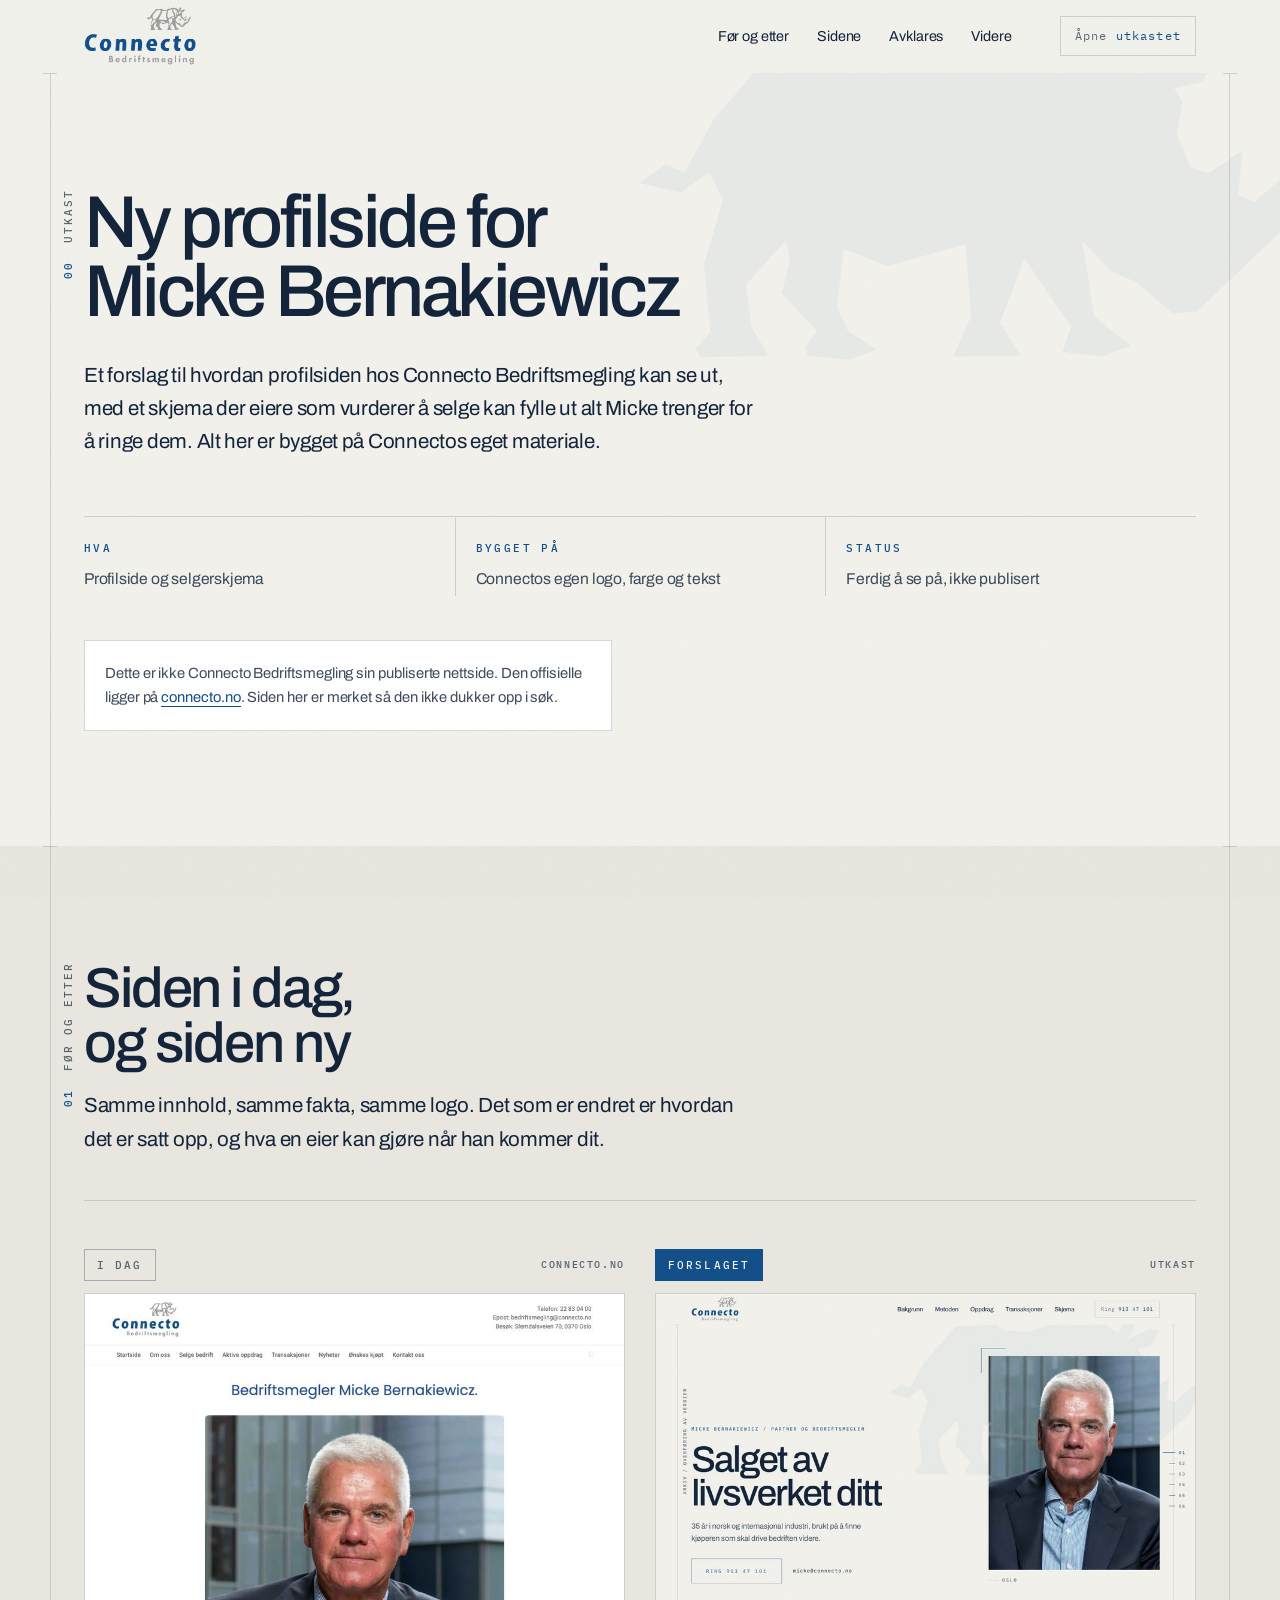
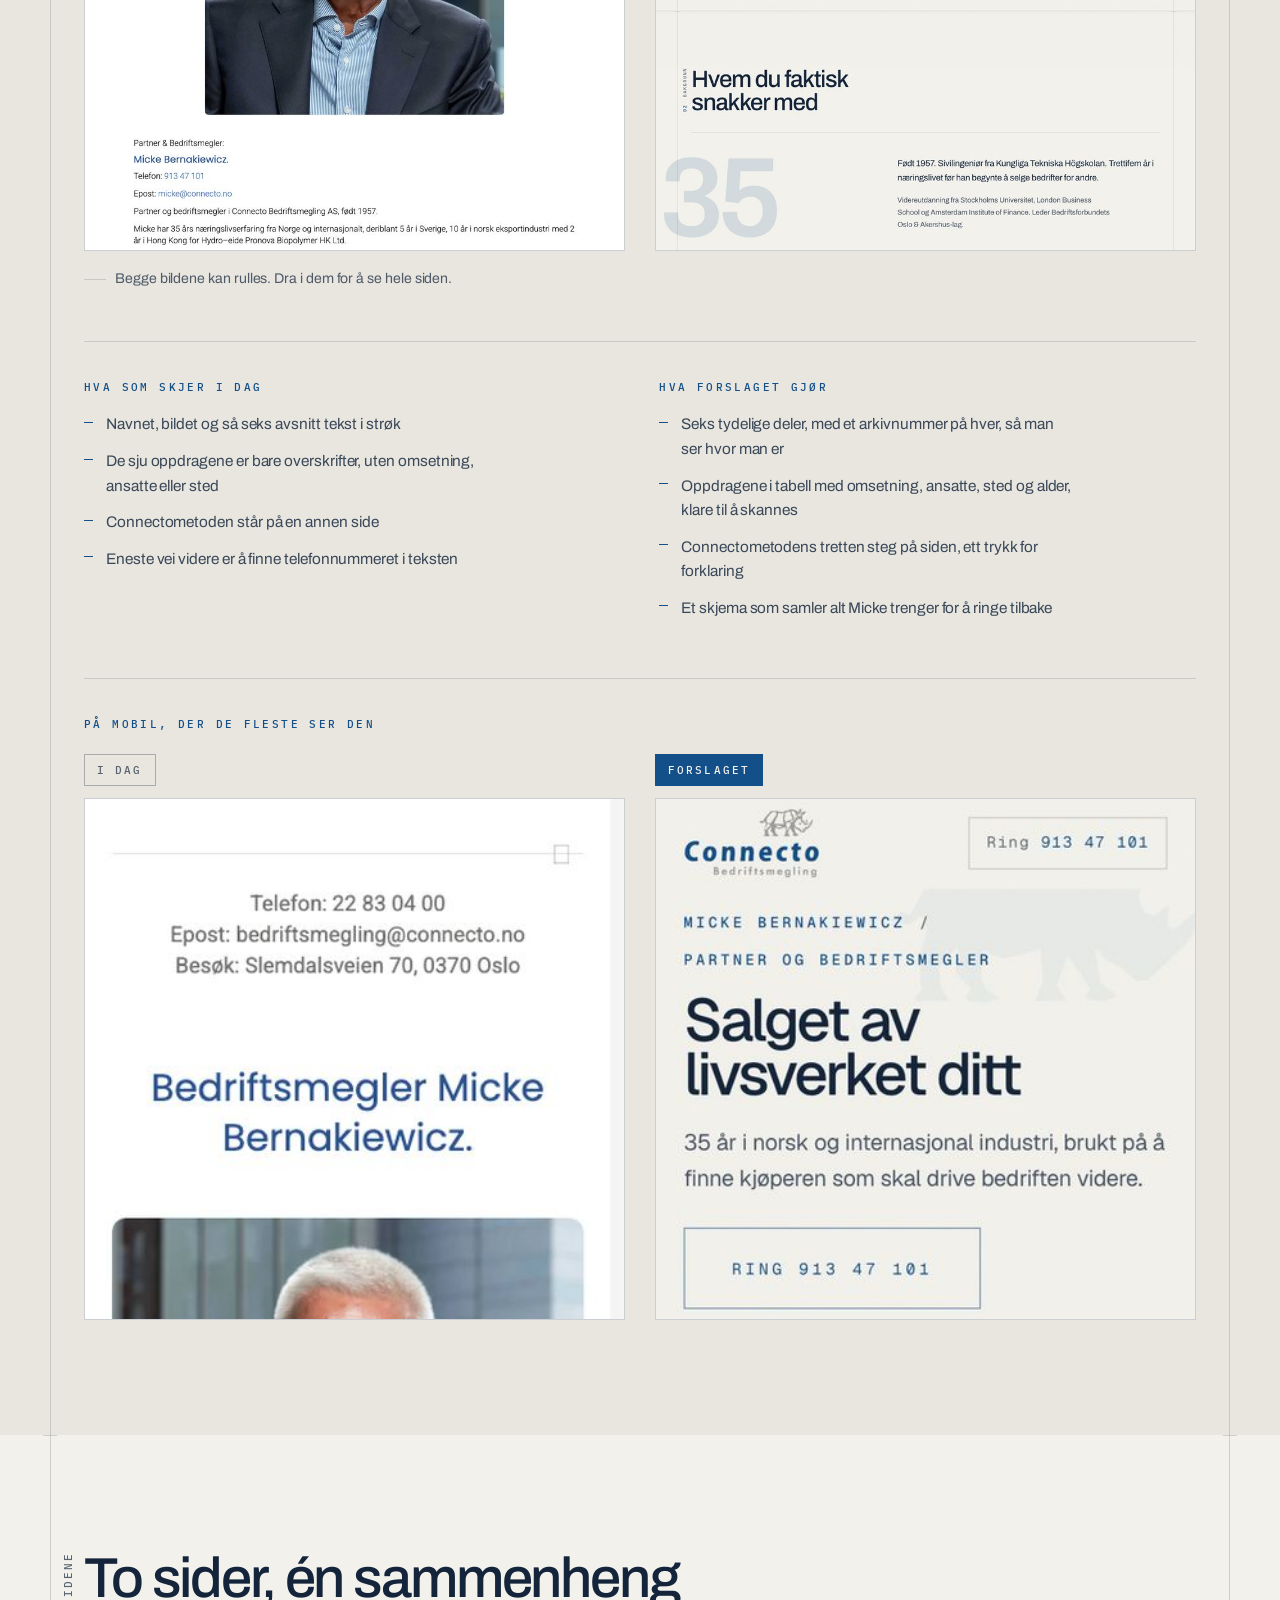
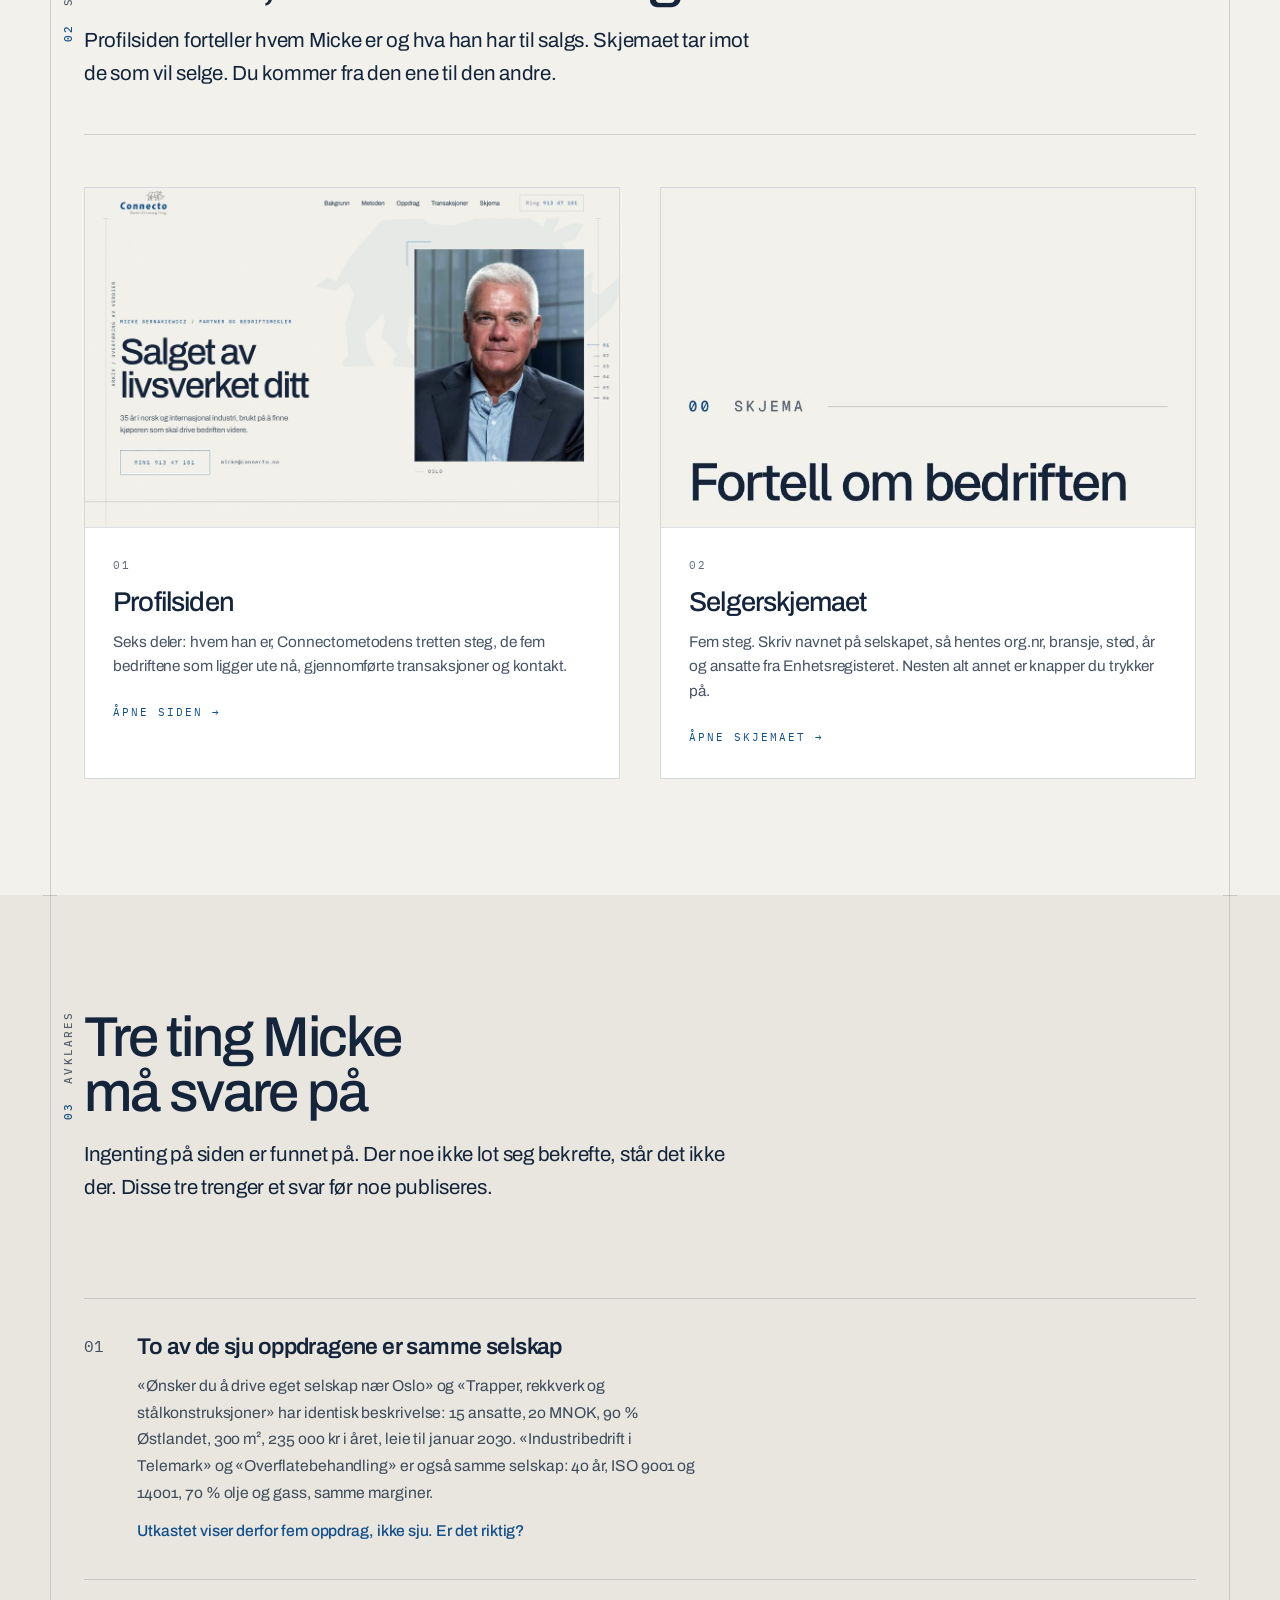
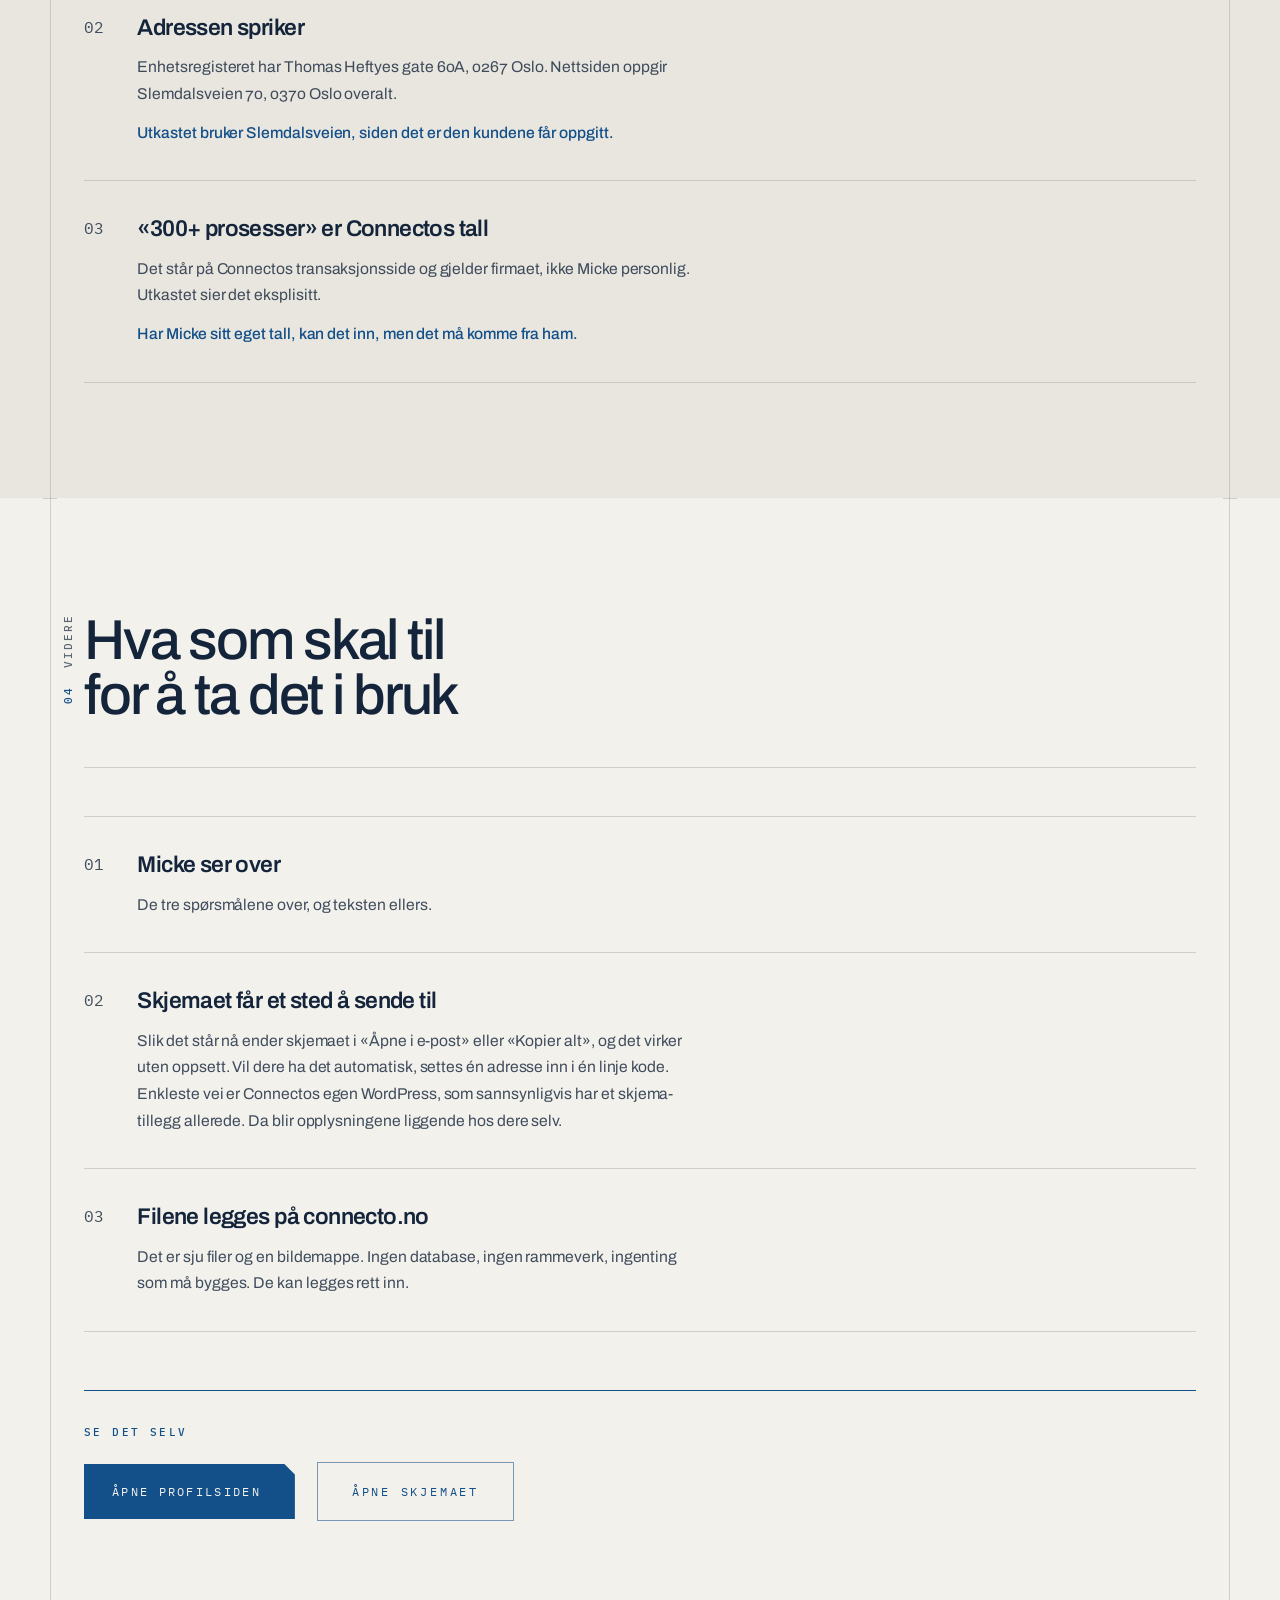
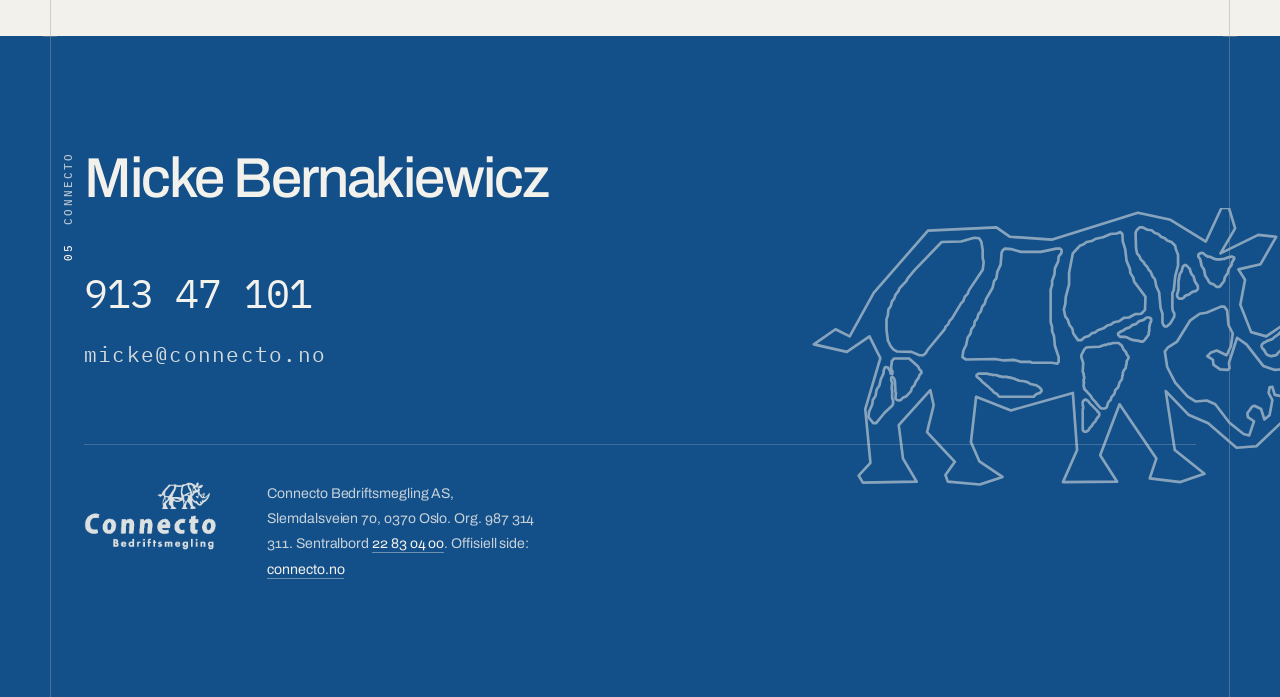
<file: oversikt.html>
<!doctype html>
<html lang="no">
<head>
<meta charset="utf-8">
<meta name="viewport" content="width=device-width, initial-scale=1">
<title>Ny profilside for Micke Bernakiewicz | Utkast</title>
<meta name="description" content="Samlet oversikt over utkastet til ny profilside og selgerskjema for bedriftsmegler Micke Bernakiewicz i Connecto Bedriftsmegling.">
<meta name="robots" content="noindex, nofollow">
<link rel="icon" href="assets/favicon.svg" type="image/svg+xml">
<link rel="icon" href="assets/favicon-32.png" sizes="32x32" type="image/png">
<link rel="apple-touch-icon" href="assets/apple-touch-icon.png" sizes="180x180">
<meta name="theme-color" content="#F2F1EC">
<link rel="preconnect" href="https://fonts.googleapis.com">
<link rel="preconnect" href="https://fonts.gstatic.com" crossorigin>
<link href="https://fonts.googleapis.com/css2?family=Archivo:wght@400;500;600;700&family=IBM+Plex+Mono:wght@400;500&display=swap" rel="stylesheet">
<link rel="stylesheet" href="styles.css">
<link rel="stylesheet" href="oversikt.css">
</head>
<body class="ov-side">

<a class="skip" href="#innhold">Hopp til innhold</a>

<header class="nav" id="nav">
  <div class="nav__in">
    <span class="nav__logo">
      <img src="assets/logo.png" alt="Connecto Bedriftsmegling" width="180" height="97">
    </span>
    <nav class="nav__links" aria-label="Seksjoner">
      <a href="#forfor">F&oslash;r og etter</a>
      <a href="#sidene">Sidene</a>
      <a href="#avklares">Avklares</a>
      <a href="#videre">Videre</a>
    </nav>
    <a class="nav__tel" href="index.html"><span class="nav__tel-lbl">&Aring;pne</span> utkastet</a>
  </div>
</header>

<main id="innhold">

<!-- topp ----------------------------------------------------------------- -->
<section class="sec ov-topp" data-sec="00">
  <div class="ov-wm" aria-hidden="true"><svg viewBox="0 0 156 78" xmlns="http://www.w3.org/2000/svg" fill="currentColor" fill-rule="evenodd" aria-hidden="true" focusable="false"><path d="M147.00,29.38 134.50,40.12 131.12,38.62 132.12,29.25 125.12,34.00 121.12,32.88 118.25,25.62 119.50,19.00 117.75,16.25 123.62,14.88 127.75,7.62 123.00,7.12 113.00,12.00 116.88,5.38 115.25,0.00 113.25,0.00 109.12,8.88 99.75,3.12 91.12,1.25 68.25,8.38 57.25,7.62 53.62,5.12 35.50,6.00 21.12,22.50 14.75,34.00 11.00,32.12 5.25,36.12 14.00,38.12 20.00,34.00 22.88,39.75 18.88,53.25 20.25,67.50 17.12,70.88 18.25,72.75 32.50,72.50 28.88,66.38 27.75,57.50 36.12,48.25 37.00,52.25 35.25,59.38 42.62,67.25 40.12,70.75 40.75,72.50 49.25,73.25 55.25,71.25 49.12,67.12 46.88,62.00 48.25,50.00 57.50,53.62 73.88,49.00 75.00,64.12 71.25,72.62 85.62,72.50 81.12,65.50 86.25,52.00 96.00,66.38 94.25,71.62 102.38,72.62 108.75,70.38 100.88,64.12 98.50,48.50 104.50,54.75 109.75,57.00 117.25,63.50 122.50,63.12 140.75,45.75 145.62,36.62Z"/><path d="M113.12,26.12 114.00,26.12 114.75,27.12 115.12,31.00 116.25,33.25 115.75,36.62 114.62,39.00 112.00,37.75 110.50,38.25 109.50,39.25 111.00,40.25 111.12,41.50 112.88,42.75 114.88,42.88 115.38,42.50 115.25,41.00 117.38,34.38 119.88,36.12 124.38,41.88 127.25,42.88 133.12,42.50 137.00,40.50 141.25,36.75 142.00,36.75 142.00,37.62 138.88,42.38 134.75,47.00 129.75,50.00 127.38,49.50 126.75,47.38 126.00,47.50 125.75,49.00 126.75,50.88 126.00,54.88 124.62,56.00 123.75,53.25 122.00,52.38 121.38,52.62 120.12,54.38 120.25,55.38 121.88,56.50 120.62,60.25 119.12,59.88 115.38,56.88 111.62,52.00 109.38,51.00 106.38,51.25 104.25,49.88 101.00,46.25 98.88,42.12 98.25,38.00 99.00,37.00 101.50,35.38 105.00,29.75 107.50,28.00 109.25,27.75Z"/><path d="M55.88,10.75 57.50,10.88 60.12,11.62 65.38,11.62 69.50,10.75 70.50,10.75 70.88,11.12 70.88,11.88 70.12,12.88 70.00,14.12 69.12,16.00 69.00,17.62 68.38,19.25 68.38,20.38 68.00,21.62 68.00,30.25 68.38,31.50 68.38,32.62 68.88,33.88 69.12,36.50 70.12,39.50 70.12,40.75 69.75,41.25 68.38,41.00 63.12,41.00 62.50,40.75 60.00,40.75 58.38,40.25 55.62,40.38 53.25,40.00 45.50,40.12 44.62,39.50 44.88,37.75 45.62,36.25 46.00,34.38 46.75,33.25 47.00,32.12 47.75,31.12 47.88,30.12 48.50,29.38 48.88,28.12 49.50,27.38 49.88,26.12 50.50,25.38 50.88,24.12 52.62,21.12 53.00,19.38 53.62,18.62 53.88,16.88 54.75,15.00 55.00,11.88 55.25,11.25Z"/><path d="M49.00,8.00 49.62,8.88 50.00,11.12 50.00,13.25 50.25,14.38 50.00,16.38 46.38,21.75 46.00,22.75 45.25,23.50 44.88,24.62 44.25,25.25 41.88,29.25 41.25,29.88 40.88,30.75 40.12,31.50 40.00,32.00 35.38,37.62 34.88,38.50 34.25,39.00 33.25,39.00 31.12,38.12 27.25,38.00 26.38,37.50 25.62,36.62 24.88,35.12 24.50,32.25 24.50,29.50 24.88,28.38 25.00,26.88 25.62,26.00 26.00,24.62 26.50,24.12 26.88,23.00 27.75,21.88 27.88,21.38 29.75,19.38 30.12,18.62 32.00,16.38 39.12,9.00 44.25,8.88 47.75,7.88Z"/><path d="M86.50,6.38 87.00,6.88 87.12,8.88 87.75,10.88 88.12,14.00 89.00,16.12 89.12,17.25 89.88,18.38 90.12,19.50 93.12,23.50 93.00,27.00 92.00,28.00 90.38,28.12 88.75,29.00 87.38,29.12 86.12,30.00 84.75,30.25 84.00,30.88 83.00,31.12 82.00,31.88 80.50,32.38 79.75,33.00 79.00,33.12 78.12,33.88 77.00,34.25 76.12,35.00 75.25,35.00 74.00,33.25 73.75,32.00 73.00,31.00 72.50,29.50 71.88,28.75 71.50,26.88 71.88,25.38 72.00,23.62 72.88,20.25 72.88,17.12 73.88,12.00 75.75,10.00 76.75,9.62 77.50,9.00 78.88,8.75 80.00,8.12 81.88,7.75 83.88,6.88 85.50,6.75Z"/><path d="M91.62,5.12 92.38,5.12 93.62,5.75 94.75,5.88 95.62,6.62 96.50,6.88 97.25,7.62 98.25,8.00 98.88,8.62 100.00,9.00 101.00,10.00 101.12,10.75 101.75,12.38 101.75,15.25 101.00,18.12 100.62,21.75 100.25,22.50 100.25,26.50 100.38,27.25 100.75,27.88 100.75,28.75 99.75,30.50 98.75,31.38 98.25,31.38 97.88,31.00 97.62,30.38 97.62,28.00 97.12,26.50 96.75,22.38 96.00,20.75 95.62,18.88 95.00,18.12 94.50,16.88 94.00,16.38 93.62,15.62 92.88,14.88 92.75,14.50 91.88,13.62 91.50,12.75 90.88,12.00 90.62,10.62 90.50,6.50 90.88,5.75Z"/><path d="M86.00,35.75 86.88,36.50 87.25,37.38 88.00,38.25 88.12,38.75 88.62,39.38 88.62,39.75 88.12,40.62 88.12,41.38 88.00,41.50 87.88,42.38 87.38,43.00 87.12,43.62 87.12,44.25 87.00,44.38 86.88,45.38 86.25,46.25 85.88,47.50 85.12,48.25 84.88,49.25 84.12,50.12 83.88,50.88 83.25,51.50 82.88,52.75 82.38,53.12 81.50,53.12 81.12,52.88 80.00,51.62 80.00,51.50 79.12,50.62 78.50,49.62 76.88,47.88 76.88,47.50 76.75,47.38 76.75,46.38 76.88,46.25 76.75,46.00 76.75,45.38 76.88,45.25 76.88,44.62 76.75,44.50 76.75,43.88 76.50,43.38 76.62,41.00 76.12,39.50 76.12,39.00 76.88,37.50 77.38,37.00 77.75,36.88 80.88,36.75 82.38,36.25 82.75,36.25 83.25,36.00 83.75,36.00 84.50,35.75Z"/><path d="M32.88,42.00 33.25,42.75 33.75,43.25 33.75,43.75 33.25,44.25 33.00,45.00 32.25,46.00 31.88,47.00 31.25,47.62 31.00,48.50 29.75,49.88 28.88,50.25 28.25,50.88 27.88,51.00 27.25,50.88 26.88,50.38 27.00,48.88 26.88,48.75 26.75,45.88 26.50,45.12 26.12,44.75 25.75,44.88 25.75,45.75 26.00,46.12 25.88,48.00 26.00,48.12 26.00,50.38 26.25,50.88 26.25,51.88 26.00,52.38 24.00,54.25 21.75,57.00 21.00,57.00 19.88,55.62 19.75,55.25 19.88,54.00 20.75,52.00 20.88,50.88 21.62,49.75 21.88,48.12 22.62,47.00 23.00,45.38 23.75,43.75 23.75,43.12 24.00,42.38 24.25,42.12 24.88,42.25 25.50,43.25 25.62,43.88 26.00,44.00 26.12,43.38 25.75,42.62 25.75,41.62 25.88,41.50 25.88,40.62 26.38,40.00 26.62,39.88 30.50,39.88Z"/><path d="M48.38,44.25 48.88,43.88 51.25,43.88 51.38,44.00 51.88,44.00 52.00,44.12 52.50,44.12 52.62,44.25 53.62,44.25 53.75,44.38 54.00,44.38 54.50,44.62 54.88,44.62 55.00,44.75 56.50,44.75 56.62,44.88 57.25,44.88 57.38,45.00 57.75,45.00 57.88,45.12 58.50,45.25 58.88,45.50 59.12,45.50 59.62,45.75 61.12,45.88 61.25,46.00 61.88,46.12 62.62,46.62 63.38,46.75 63.50,46.88 64.00,46.88 64.88,47.38 65.50,48.00 65.62,48.50 65.12,49.00 64.88,49.00 64.75,49.12 64.25,49.25 63.62,49.88 63.38,50.00 54.50,50.00 54.25,49.88 53.75,49.25 53.00,48.88 52.38,48.12 52.25,48.12 51.25,47.12 51.12,47.12 50.38,46.38 50.25,46.38 49.62,45.75 49.50,45.50 49.38,45.50 48.88,45.00 48.75,45.00 48.38,44.62Z"/><path d="M107.50,12.00 107.75,12.00 107.88,11.88 108.50,12.00 109.12,12.62 109.25,12.62 109.62,12.88 110.12,12.88 110.25,13.00 110.50,13.00 111.38,13.50 111.75,13.50 111.88,13.62 113.12,13.62 113.25,13.50 114.00,13.50 114.12,13.38 114.38,13.38 114.75,13.12 115.00,13.12 115.12,13.00 115.62,13.00 115.75,12.88 116.12,12.88 116.25,13.00 116.50,13.00 116.62,13.12 116.62,13.50 116.25,14.00 116.25,14.12 116.00,14.50 116.00,14.88 115.88,15.00 115.88,15.25 115.38,15.75 115.38,15.88 115.12,16.25 115.12,16.62 115.00,16.75 114.88,17.38 114.50,17.75 114.50,17.88 114.12,18.38 114.12,18.75 114.00,18.88 114.00,19.25 112.88,20.75 112.75,20.75 112.62,20.88 112.00,20.88 111.88,20.75 111.75,20.75 111.25,20.25 111.12,20.25 111.00,20.12 110.75,20.12 110.62,20.00 110.38,20.00 109.88,19.50 109.62,18.88 109.38,18.62 109.38,18.50 109.12,18.25 109.12,18.12 108.88,17.75 108.88,17.25 108.75,17.12 108.75,16.62 108.62,16.50 108.62,16.25 108.00,15.38 108.00,15.12 107.88,15.00 107.88,14.50 107.75,14.38 107.75,13.88 107.62,13.75 107.50,13.38 107.12,12.88 107.12,12.38Z"/><path d="M94.62,29.38 94.62,30.00 94.38,30.38 94.38,30.62 94.25,30.75 94.25,31.25 94.12,31.38 94.12,32.62 94.00,32.75 94.00,33.50 93.88,33.62 93.88,33.75 93.50,34.12 93.50,34.25 93.12,34.62 93.12,34.75 92.62,35.25 92.50,35.25 92.38,35.38 91.88,35.38 91.75,35.25 91.38,35.25 91.25,35.12 90.50,35.12 90.38,35.00 89.75,35.00 89.62,34.88 89.38,34.88 89.25,34.75 89.00,34.75 88.75,34.50 88.62,34.50 88.25,34.25 87.88,34.25 87.75,34.12 86.38,34.12 85.88,33.62 85.88,33.25 86.25,32.88 86.38,32.88 86.75,32.62 87.00,32.62 87.25,32.38 87.38,32.38 87.75,32.00 87.88,32.00 88.00,31.88 88.25,31.88 88.38,31.75 88.75,31.75 89.00,31.50 89.12,31.50 89.62,31.00 89.75,31.00 89.88,30.88 90.25,30.88 90.38,30.75 90.62,30.75 91.38,30.00 91.50,30.00 91.62,29.88 92.00,29.88 92.12,29.75 92.38,29.75 92.50,29.62 92.88,29.50 93.25,29.12 93.38,29.12 93.50,29.00 94.12,29.00 94.25,29.12 94.38,29.12Z"/><path d="M103.88,15.12 104.88,16.12 104.88,16.38 105.00,16.50 105.00,16.75 105.12,16.88 105.12,17.12 105.25,17.25 105.25,17.38 105.38,17.50 105.38,17.62 105.88,18.12 105.88,18.25 106.00,18.38 106.00,18.75 106.12,18.88 106.12,19.25 106.25,19.38 106.25,19.50 106.38,19.62 106.38,19.75 106.62,20.00 106.62,20.12 106.88,20.38 106.88,20.50 107.00,20.62 107.00,21.50 106.50,22.00 106.25,22.00 106.12,22.12 105.75,22.12 105.62,22.25 105.50,22.25 105.38,22.38 105.25,22.38 104.75,22.88 104.62,22.88 104.50,23.00 104.25,23.00 104.12,23.12 103.88,23.12 103.75,23.25 103.62,23.25 103.50,23.38 103.50,23.50 103.12,23.88 103.00,23.88 102.88,24.00 102.00,24.00 101.62,23.62 101.62,23.50 101.50,23.38 101.50,22.75 101.62,22.62 101.62,22.38 101.75,22.25 101.75,21.88 101.88,21.75 101.88,19.12 102.00,19.00 102.00,18.38 102.12,18.25 102.12,17.75 102.25,17.62 102.25,17.38 102.50,17.12 102.50,17.00 102.75,16.75 102.75,16.38 102.88,16.25 102.88,15.88 103.00,15.75 103.00,15.62 103.12,15.50 103.12,15.38 103.50,15.12Z"/><path d="M130.62,31.75 131.00,32.12 131.00,33.25 130.88,33.38 130.88,33.75 130.75,33.88 130.75,34.12 130.62,34.25 130.62,34.50 130.38,34.75 130.38,35.00 130.25,35.12 130.25,35.38 130.12,35.50 130.12,36.00 130.00,36.12 130.00,36.25 129.88,36.38 129.88,36.50 129.25,37.12 129.25,37.25 129.12,37.38 129.12,37.50 129.00,37.62 129.00,37.75 128.62,38.12 128.50,38.12 128.12,38.50 128.12,38.62 127.88,38.88 127.75,38.88 127.38,39.12 126.88,39.12 126.75,39.25 126.25,39.25 126.12,39.12 125.88,39.12 125.75,39.00 125.62,39.00 125.50,38.88 125.38,38.88 125.00,38.50 125.00,38.38 124.88,38.25 124.88,38.12 124.75,38.00 124.75,37.88 124.50,37.62 124.50,37.50 124.12,37.25 124.12,37.12 123.88,36.75 123.88,36.38 124.00,36.25 124.00,36.12 124.50,35.62 124.75,35.62 125.50,35.12 125.75,35.12 125.88,35.00 126.12,35.00 126.25,34.88 126.50,34.88 126.62,34.75 126.75,34.75 127.50,34.00 127.62,34.00 127.88,33.75 128.00,33.75 128.25,33.50 128.38,33.50 128.38,33.38 129.25,32.50 129.38,32.50 129.38,32.38 129.88,31.88 130.00,31.88 130.12,31.75Z"/><path d="M77.12,50.75 77.38,50.75 77.50,50.88 77.62,50.88 78.25,51.50 78.25,51.62 80.38,53.75 80.38,53.88 80.50,53.88 80.62,54.00 80.62,54.12 80.88,54.38 80.88,55.00 80.50,55.38 80.50,55.50 80.12,55.88 80.12,56.00 80.00,56.12 80.00,56.25 79.88,56.38 79.88,56.50 79.12,57.25 79.12,57.38 79.00,57.50 79.00,57.62 78.25,58.38 78.25,58.50 78.12,58.62 78.12,58.75 77.75,59.12 77.62,59.12 77.50,59.25 76.88,59.25 76.62,59.00 76.62,58.88 76.50,58.75 76.50,53.25 76.62,53.12 76.62,52.50 76.50,52.38 76.50,51.38 76.62,51.25 76.62,51.12 76.88,50.88 77.00,50.88Z"/></svg></div>
  <div class="wrap">
    <p class="secno">00<span>Utkast</span></p>
    <h1>Ny profilside for<br>Micke Bernakiewicz</h1>
    <p class="lead">Et forslag til hvordan profilsiden hos Connecto Bedriftsmegling kan se ut,
      med et skjema der eiere som vurderer &aring; selge kan fylle ut alt Micke trenger for &aring; ringe dem.
      Alt her er bygget p&aring; Connectos eget materiale.</p>

    <div class="ov-fakta">
      <div><p class="ov-fakta__k">Hva</p><p>Profilside og selgerskjema</p></div>
      <div><p class="ov-fakta__k">Bygget p&aring;</p><p>Connectos egen logo, farge og tekst</p></div>
      <div><p class="ov-fakta__k">Status</p><p>Ferdig &aring; se p&aring;, ikke publisert</p></div>
    </div>

    <p class="ov-merk">Dette er ikke Connecto Bedriftsmegling sin publiserte nettside.
      Den offisielle ligger p&aring; <a href="https://connecto.no/">connecto.no</a>.
      Siden her er merket s&aring; den ikke dukker opp i s&oslash;k.</p>
  </div>
</section>

<!-- for og etter --------------------------------------------------------- -->
<section class="sec ov-ff band" id="forfor" data-sec="01">
  <div class="wrap">
    <p class="secno">01<span>F&oslash;r og etter</span></p>
    <h2>Siden i dag,<br>og siden ny</h2>
    <p class="lead lead--tight">Samme innhold, samme fakta, samme logo. Det som er endret er
      hvordan det er satt opp, og hva en eier kan gj&oslash;re n&aring;r han kommer dit.</p>
    <hr class="rule">

    <div class="ov-ff__par">
      <figure class="ov-ff__en">
        <figcaption class="ov-ff__topp">
          <span class="ov-ff__merke ov-ff__merke--for">I dag</span>
          <span class="ov-ff__url">connecto.no</span>
        </figcaption>
        <div class="ov-ff__ramme"><img src="materiale/for-desktop.jpg"
          alt="Dagens profilside hos Connecto, hele siden" loading="lazy" width="900" height="2192"></div>
      </figure>

      <figure class="ov-ff__en">
        <figcaption class="ov-ff__topp">
          <span class="ov-ff__merke ov-ff__merke--etter">Forslaget</span>
          <span class="ov-ff__url">utkast</span>
        </figcaption>
        <div class="ov-ff__ramme"><img src="materiale/etter-desktop.jpg"
          alt="Forslaget til ny profilside, hele siden" loading="lazy" width="900" height="3945"></div>
      </figure>
    </div>
    <p class="ov-ff__hint">Begge bildene kan rulles. Dra i dem for &aring; se hele siden.</p>

    <div class="ov-ff__punkter">
      <div>
        <p class="ov-ff__k">Hva som skjer i dag</p>
        <ul>
          <li>Navnet, bildet og s&aring; seks avsnitt tekst i str&oslash;k</li>
          <li>De sju oppdragene er bare overskrifter, uten omsetning, ansatte eller sted</li>
          <li>Connectometoden st&aring;r p&aring; en annen side</li>
          <li>Eneste vei videre er &aring; finne telefonnummeret i teksten</li>
        </ul>
      </div>
      <div>
        <p class="ov-ff__k">Hva forslaget gj&oslash;r</p>
        <ul>
          <li>Seks tydelige deler, med et arkivnummer p&aring; hver, s&aring; man ser hvor man er</li>
          <li>Oppdragene i tabell med omsetning, ansatte, sted og alder, klare til &aring; skannes</li>
          <li>Connectometodens tretten steg p&aring; siden, ett trykk for forklaring</li>
          <li>Et skjema som samler alt Micke trenger for &aring; ringe tilbake</li>
        </ul>
      </div>
    </div>

    <div class="ov-ff__mobil">
      <p class="ov-ff__k">P&aring; mobil, der de fleste ser den</p>
      <div class="ov-ff__par ov-ff__par--mobil">
        <figure class="ov-ff__en">
          <figcaption class="ov-ff__topp">
            <span class="ov-ff__merke ov-ff__merke--for">I dag</span>
          </figcaption>
          <div class="ov-ff__ramme ov-ff__ramme--mobil"><img src="materiale/for-mobil.jpg"
            alt="Dagens side p&aring; mobil" loading="lazy" width="420" height="5082"></div>
        </figure>
        <figure class="ov-ff__en">
          <figcaption class="ov-ff__topp">
            <span class="ov-ff__merke ov-ff__merke--etter">Forslaget</span>
          </figcaption>
          <div class="ov-ff__ramme ov-ff__ramme--mobil"><img src="materiale/etter-mobil.jpg"
            alt="Forslaget p&aring; mobil" loading="lazy" width="420" height="7024"></div>
        </figure>
      </div>
    </div>
  </div>
</section>

<!-- de to sidene --------------------------------------------------------- -->
<section class="sec ov-sider" id="sidene" data-sec="02">
  <div class="wrap">
    <p class="secno">02<span>Sidene</span></p>
    <h2>To sider, &eacute;n sammenheng</h2>
    <p class="lead lead--tight">Profilsiden forteller hvem Micke er og hva han har til salgs.
      Skjemaet tar imot de som vil selge. Du kommer fra den ene til den andre.</p>
    <hr class="rule">

    <div class="ov-kort">
      <a class="ov-kort__en" href="index.html">
        <span class="ov-kort__bilde"><img src="materiale/side-profil.jpg" alt="Profilsiden, &oslash;verste del" loading="lazy" width="1100" height="1265"></span>
        <span class="ov-kort__tekst">
          <span class="ov-kort__n">01</span>
          <span class="ov-kort__h">Profilsiden</span>
          <span class="ov-kort__d">Seks deler: hvem han er, Connectometodens tretten steg,
            de fem bedriftene som ligger ute n&aring;, gjennomf&oslash;rte transaksjoner og kontakt.</span>
          <span class="ov-kort__a" aria-hidden="true">&Aring;pne siden &rarr;</span>
        </span>
      </a>

      <a class="ov-kort__en" href="skjema.html">
        <span class="ov-kort__bilde"><img src="materiale/side-skjema.jpg" alt="Skjemaet p&aring; mobil" loading="lazy" width="1100" height="1265"></span>
        <span class="ov-kort__tekst">
          <span class="ov-kort__n">02</span>
          <span class="ov-kort__h">Selgerskjemaet</span>
          <span class="ov-kort__d">Fem steg. Skriv navnet p&aring; selskapet, s&aring; hentes org.nr, bransje,
            sted, &aring;r og ansatte fra Enhetsregisteret. Nesten alt annet er knapper du trykker p&aring;.</span>
          <span class="ov-kort__a" aria-hidden="true">&Aring;pne skjemaet &rarr;</span>
        </span>
      </a>
    </div>
  </div>
</section>

<!-- avklares ------------------------------------------------------------- -->
<section class="sec ov-avklar band" id="avklares" data-sec="03">
  <div class="wrap">
    <p class="secno">03<span>Avklares</span></p>
    <h2>Tre ting Micke<br>m&aring; svare p&aring;</h2>
    <p class="lead lead--tight">Ingenting p&aring; siden er funnet p&aring;. Der noe ikke lot seg bekrefte,
      st&aring;r det ikke der. Disse tre trenger et svar f&oslash;r noe publiseres.</p>
    <hr class="rule">

    <ol class="ov-sp">
      <li>
        <p class="ov-sp__n">01</p>
        <div>
          <h3>To av de sju oppdragene er samme selskap</h3>
          <p>&#171;&Oslash;nsker du &aring; drive eget selskap n&aelig;r Oslo&#187; og &#171;Trapper, rekkverk og st&aring;lkonstruksjoner&#187;
            har identisk beskrivelse: 15 ansatte, 20 MNOK, 90 % &Oslash;stlandet, 300 m&sup2;, 235 000 kr i &aring;ret,
            leie til januar 2030. &#171;Industribedrift i Telemark&#187; og &#171;Overflatebehandling&#187; er ogs&aring;
            samme selskap: 40 &aring;r, ISO 9001 og 14001, 70 % olje og gass, samme marginer.</p>
          <p class="ov-sp__svar">Utkastet viser derfor fem oppdrag, ikke sju. Er det riktig?</p>
        </div>
      </li>
      <li>
        <p class="ov-sp__n">02</p>
        <div>
          <h3>Adressen spriker</h3>
          <p>Enhetsregisteret har Thomas Heftyes gate 60A, 0267 Oslo. Nettsiden oppgir
            Slemdalsveien 70, 0370 Oslo overalt.</p>
          <p class="ov-sp__svar">Utkastet bruker Slemdalsveien, siden det er den kundene f&aring;r oppgitt.</p>
        </div>
      </li>
      <li>
        <p class="ov-sp__n">03</p>
        <div>
          <h3>&#171;300+ prosesser&#187; er Connectos tall</h3>
          <p>Det st&aring;r p&aring; Connectos transaksjonsside og gjelder firmaet, ikke Micke personlig.
            Utkastet sier det eksplisitt.</p>
          <p class="ov-sp__svar">Har Micke sitt eget tall, kan det inn, men det m&aring; komme fra ham.</p>
        </div>
      </li>
    </ol>
  </div>
</section>

<!-- videre --------------------------------------------------------------- -->
<section class="sec ov-videre" id="videre" data-sec="04">
  <div class="wrap">
    <p class="secno">04<span>Videre</span></p>
    <h2>Hva som skal til<br>for &aring; ta det i bruk</h2>
    <hr class="rule">

    <ol class="ov-steg">
      <li>
        <p class="ov-steg__n">01</p>
        <div>
          <h3>Micke ser over</h3>
          <p>De tre sp&oslash;rsm&aring;lene over, og teksten ellers.</p>
        </div>
      </li>
      <li>
        <p class="ov-steg__n">02</p>
        <div>
          <h3>Skjemaet f&aring;r et sted &aring; sende til</h3>
          <p>Slik det st&aring;r n&aring; ender skjemaet i &#171;&Aring;pne i e-post&#187; eller &#171;Kopier alt&#187;, og det virker
            uten oppsett. Vil dere ha det automatisk, settes &eacute;n adresse inn i &eacute;n linje kode.
            Enkleste vei er Connectos egen WordPress, som sannsynligvis har et skjema-tillegg
            allerede. Da blir opplysningene liggende hos dere selv.</p>
        </div>
      </li>
      <li>
        <p class="ov-steg__n">03</p>
        <div>
          <h3>Filene legges p&aring; connecto.no</h3>
          <p>Det er sju filer og en bildemappe. Ingen database, ingen rammeverk, ingenting
            som m&aring; bygges. De kan legges rett inn.</p>
        </div>
      </li>
    </ol>

    <div class="ov-avslutt">
      <p class="ov-avslutt__k">Se det selv</p>
      <div class="ov-avslutt__lenker">
        <a class="tab tab--stor" href="index.html"><span class="tab__l">&Aring;pne profilsiden</span></a>
        <a class="stamp" href="skjema.html">
          <span class="stamp__l">&Aring;pne skjemaet</span>
          <span class="stamp__b" aria-hidden="true"></span>
        </a>
      </div>
    </div>
  </div>
</section>

<footer class="sec ov-foot" data-sec="05">
  <div class="ov-foot__rhino" aria-hidden="true"><svg viewBox="0 0 156 78" xmlns="http://www.w3.org/2000/svg" fill="none" stroke-width="0.7" stroke-linejoin="round" stroke-linecap="round" aria-hidden="true" focusable="false"><path class="rh-ghost" d="M147.00,29.38 134.50,40.12 131.12,38.62 132.12,29.25 125.12,34.00 121.12,32.88 118.25,25.62 119.50,19.00 117.75,16.25 123.62,14.88 127.75,7.62 123.00,7.12 113.00,12.00 116.88,5.38 115.25,0.00 113.25,0.00 109.12,8.88 99.75,3.12 91.12,1.25 68.25,8.38 57.25,7.62 53.62,5.12 35.50,6.00 21.12,22.50 14.75,34.00 11.00,32.12 5.25,36.12 14.00,38.12 20.00,34.00 22.88,39.75 18.88,53.25 20.25,67.50 17.12,70.88 18.25,72.75 32.50,72.50 28.88,66.38 27.75,57.50 36.12,48.25 37.00,52.25 35.25,59.38 42.62,67.25 40.12,70.75 40.75,72.50 49.25,73.25 55.25,71.25 49.12,67.12 46.88,62.00 48.25,50.00 57.50,53.62 73.88,49.00 75.00,64.12 71.25,72.62 85.62,72.50 81.12,65.50 86.25,52.00 96.00,66.38 94.25,71.62 102.38,72.62 108.75,70.38 100.88,64.12 98.50,48.50 104.50,54.75 109.75,57.00 117.25,63.50 122.50,63.12 140.75,45.75 145.62,36.62Z"/><path class="rh-ghost" d="M113.12,26.12 114.00,26.12 114.75,27.12 115.12,31.00 116.25,33.25 115.75,36.62 114.62,39.00 112.00,37.75 110.50,38.25 109.50,39.25 111.00,40.25 111.12,41.50 112.88,42.75 114.88,42.88 115.38,42.50 115.25,41.00 117.38,34.38 119.88,36.12 124.38,41.88 127.25,42.88 133.12,42.50 137.00,40.50 141.25,36.75 142.00,36.75 142.00,37.62 138.88,42.38 134.75,47.00 129.75,50.00 127.38,49.50 126.75,47.38 126.00,47.50 125.75,49.00 126.75,50.88 126.00,54.88 124.62,56.00 123.75,53.25 122.00,52.38 121.38,52.62 120.12,54.38 120.25,55.38 121.88,56.50 120.62,60.25 119.12,59.88 115.38,56.88 111.62,52.00 109.38,51.00 106.38,51.25 104.25,49.88 101.00,46.25 98.88,42.12 98.25,38.00 99.00,37.00 101.50,35.38 105.00,29.75 107.50,28.00 109.25,27.75Z"/><path class="rh-ghost" d="M55.88,10.75 57.50,10.88 60.12,11.62 65.38,11.62 69.50,10.75 70.50,10.75 70.88,11.12 70.88,11.88 70.12,12.88 70.00,14.12 69.12,16.00 69.00,17.62 68.38,19.25 68.38,20.38 68.00,21.62 68.00,30.25 68.38,31.50 68.38,32.62 68.88,33.88 69.12,36.50 70.12,39.50 70.12,40.75 69.75,41.25 68.38,41.00 63.12,41.00 62.50,40.75 60.00,40.75 58.38,40.25 55.62,40.38 53.25,40.00 45.50,40.12 44.62,39.50 44.88,37.75 45.62,36.25 46.00,34.38 46.75,33.25 47.00,32.12 47.75,31.12 47.88,30.12 48.50,29.38 48.88,28.12 49.50,27.38 49.88,26.12 50.50,25.38 50.88,24.12 52.62,21.12 53.00,19.38 53.62,18.62 53.88,16.88 54.75,15.00 55.00,11.88 55.25,11.25Z"/><path class="rh-ghost" d="M49.00,8.00 49.62,8.88 50.00,11.12 50.00,13.25 50.25,14.38 50.00,16.38 46.38,21.75 46.00,22.75 45.25,23.50 44.88,24.62 44.25,25.25 41.88,29.25 41.25,29.88 40.88,30.75 40.12,31.50 40.00,32.00 35.38,37.62 34.88,38.50 34.25,39.00 33.25,39.00 31.12,38.12 27.25,38.00 26.38,37.50 25.62,36.62 24.88,35.12 24.50,32.25 24.50,29.50 24.88,28.38 25.00,26.88 25.62,26.00 26.00,24.62 26.50,24.12 26.88,23.00 27.75,21.88 27.88,21.38 29.75,19.38 30.12,18.62 32.00,16.38 39.12,9.00 44.25,8.88 47.75,7.88Z"/><path class="rh-ghost" d="M86.50,6.38 87.00,6.88 87.12,8.88 87.75,10.88 88.12,14.00 89.00,16.12 89.12,17.25 89.88,18.38 90.12,19.50 93.12,23.50 93.00,27.00 92.00,28.00 90.38,28.12 88.75,29.00 87.38,29.12 86.12,30.00 84.75,30.25 84.00,30.88 83.00,31.12 82.00,31.88 80.50,32.38 79.75,33.00 79.00,33.12 78.12,33.88 77.00,34.25 76.12,35.00 75.25,35.00 74.00,33.25 73.75,32.00 73.00,31.00 72.50,29.50 71.88,28.75 71.50,26.88 71.88,25.38 72.00,23.62 72.88,20.25 72.88,17.12 73.88,12.00 75.75,10.00 76.75,9.62 77.50,9.00 78.88,8.75 80.00,8.12 81.88,7.75 83.88,6.88 85.50,6.75Z"/><path class="rh-ghost" d="M91.62,5.12 92.38,5.12 93.62,5.75 94.75,5.88 95.62,6.62 96.50,6.88 97.25,7.62 98.25,8.00 98.88,8.62 100.00,9.00 101.00,10.00 101.12,10.75 101.75,12.38 101.75,15.25 101.00,18.12 100.62,21.75 100.25,22.50 100.25,26.50 100.38,27.25 100.75,27.88 100.75,28.75 99.75,30.50 98.75,31.38 98.25,31.38 97.88,31.00 97.62,30.38 97.62,28.00 97.12,26.50 96.75,22.38 96.00,20.75 95.62,18.88 95.00,18.12 94.50,16.88 94.00,16.38 93.62,15.62 92.88,14.88 92.75,14.50 91.88,13.62 91.50,12.75 90.88,12.00 90.62,10.62 90.50,6.50 90.88,5.75Z"/><path class="rh-ghost" d="M86.00,35.75 86.88,36.50 87.25,37.38 88.00,38.25 88.12,38.75 88.62,39.38 88.62,39.75 88.12,40.62 88.12,41.38 88.00,41.50 87.88,42.38 87.38,43.00 87.12,43.62 87.12,44.25 87.00,44.38 86.88,45.38 86.25,46.25 85.88,47.50 85.12,48.25 84.88,49.25 84.12,50.12 83.88,50.88 83.25,51.50 82.88,52.75 82.38,53.12 81.50,53.12 81.12,52.88 80.00,51.62 80.00,51.50 79.12,50.62 78.50,49.62 76.88,47.88 76.88,47.50 76.75,47.38 76.75,46.38 76.88,46.25 76.75,46.00 76.75,45.38 76.88,45.25 76.88,44.62 76.75,44.50 76.75,43.88 76.50,43.38 76.62,41.00 76.12,39.50 76.12,39.00 76.88,37.50 77.38,37.00 77.75,36.88 80.88,36.75 82.38,36.25 82.75,36.25 83.25,36.00 83.75,36.00 84.50,35.75Z"/><path class="rh-ghost" d="M32.88,42.00 33.25,42.75 33.75,43.25 33.75,43.75 33.25,44.25 33.00,45.00 32.25,46.00 31.88,47.00 31.25,47.62 31.00,48.50 29.75,49.88 28.88,50.25 28.25,50.88 27.88,51.00 27.25,50.88 26.88,50.38 27.00,48.88 26.88,48.75 26.75,45.88 26.50,45.12 26.12,44.75 25.75,44.88 25.75,45.75 26.00,46.12 25.88,48.00 26.00,48.12 26.00,50.38 26.25,50.88 26.25,51.88 26.00,52.38 24.00,54.25 21.75,57.00 21.00,57.00 19.88,55.62 19.75,55.25 19.88,54.00 20.75,52.00 20.88,50.88 21.62,49.75 21.88,48.12 22.62,47.00 23.00,45.38 23.75,43.75 23.75,43.12 24.00,42.38 24.25,42.12 24.88,42.25 25.50,43.25 25.62,43.88 26.00,44.00 26.12,43.38 25.75,42.62 25.75,41.62 25.88,41.50 25.88,40.62 26.38,40.00 26.62,39.88 30.50,39.88Z"/><path class="rh-ghost" d="M48.38,44.25 48.88,43.88 51.25,43.88 51.38,44.00 51.88,44.00 52.00,44.12 52.50,44.12 52.62,44.25 53.62,44.25 53.75,44.38 54.00,44.38 54.50,44.62 54.88,44.62 55.00,44.75 56.50,44.75 56.62,44.88 57.25,44.88 57.38,45.00 57.75,45.00 57.88,45.12 58.50,45.25 58.88,45.50 59.12,45.50 59.62,45.75 61.12,45.88 61.25,46.00 61.88,46.12 62.62,46.62 63.38,46.75 63.50,46.88 64.00,46.88 64.88,47.38 65.50,48.00 65.62,48.50 65.12,49.00 64.88,49.00 64.75,49.12 64.25,49.25 63.62,49.88 63.38,50.00 54.50,50.00 54.25,49.88 53.75,49.25 53.00,48.88 52.38,48.12 52.25,48.12 51.25,47.12 51.12,47.12 50.38,46.38 50.25,46.38 49.62,45.75 49.50,45.50 49.38,45.50 48.88,45.00 48.75,45.00 48.38,44.62Z"/><path class="rh-ghost" d="M107.50,12.00 107.75,12.00 107.88,11.88 108.50,12.00 109.12,12.62 109.25,12.62 109.62,12.88 110.12,12.88 110.25,13.00 110.50,13.00 111.38,13.50 111.75,13.50 111.88,13.62 113.12,13.62 113.25,13.50 114.00,13.50 114.12,13.38 114.38,13.38 114.75,13.12 115.00,13.12 115.12,13.00 115.62,13.00 115.75,12.88 116.12,12.88 116.25,13.00 116.50,13.00 116.62,13.12 116.62,13.50 116.25,14.00 116.25,14.12 116.00,14.50 116.00,14.88 115.88,15.00 115.88,15.25 115.38,15.75 115.38,15.88 115.12,16.25 115.12,16.62 115.00,16.75 114.88,17.38 114.50,17.75 114.50,17.88 114.12,18.38 114.12,18.75 114.00,18.88 114.00,19.25 112.88,20.75 112.75,20.75 112.62,20.88 112.00,20.88 111.88,20.75 111.75,20.75 111.25,20.25 111.12,20.25 111.00,20.12 110.75,20.12 110.62,20.00 110.38,20.00 109.88,19.50 109.62,18.88 109.38,18.62 109.38,18.50 109.12,18.25 109.12,18.12 108.88,17.75 108.88,17.25 108.75,17.12 108.75,16.62 108.62,16.50 108.62,16.25 108.00,15.38 108.00,15.12 107.88,15.00 107.88,14.50 107.75,14.38 107.75,13.88 107.62,13.75 107.50,13.38 107.12,12.88 107.12,12.38Z"/><path class="rh-ghost" d="M94.62,29.38 94.62,30.00 94.38,30.38 94.38,30.62 94.25,30.75 94.25,31.25 94.12,31.38 94.12,32.62 94.00,32.75 94.00,33.50 93.88,33.62 93.88,33.75 93.50,34.12 93.50,34.25 93.12,34.62 93.12,34.75 92.62,35.25 92.50,35.25 92.38,35.38 91.88,35.38 91.75,35.25 91.38,35.25 91.25,35.12 90.50,35.12 90.38,35.00 89.75,35.00 89.62,34.88 89.38,34.88 89.25,34.75 89.00,34.75 88.75,34.50 88.62,34.50 88.25,34.25 87.88,34.25 87.75,34.12 86.38,34.12 85.88,33.62 85.88,33.25 86.25,32.88 86.38,32.88 86.75,32.62 87.00,32.62 87.25,32.38 87.38,32.38 87.75,32.00 87.88,32.00 88.00,31.88 88.25,31.88 88.38,31.75 88.75,31.75 89.00,31.50 89.12,31.50 89.62,31.00 89.75,31.00 89.88,30.88 90.25,30.88 90.38,30.75 90.62,30.75 91.38,30.00 91.50,30.00 91.62,29.88 92.00,29.88 92.12,29.75 92.38,29.75 92.50,29.62 92.88,29.50 93.25,29.12 93.38,29.12 93.50,29.00 94.12,29.00 94.25,29.12 94.38,29.12Z"/><path class="rh-ghost" d="M103.88,15.12 104.88,16.12 104.88,16.38 105.00,16.50 105.00,16.75 105.12,16.88 105.12,17.12 105.25,17.25 105.25,17.38 105.38,17.50 105.38,17.62 105.88,18.12 105.88,18.25 106.00,18.38 106.00,18.75 106.12,18.88 106.12,19.25 106.25,19.38 106.25,19.50 106.38,19.62 106.38,19.75 106.62,20.00 106.62,20.12 106.88,20.38 106.88,20.50 107.00,20.62 107.00,21.50 106.50,22.00 106.25,22.00 106.12,22.12 105.75,22.12 105.62,22.25 105.50,22.25 105.38,22.38 105.25,22.38 104.75,22.88 104.62,22.88 104.50,23.00 104.25,23.00 104.12,23.12 103.88,23.12 103.75,23.25 103.62,23.25 103.50,23.38 103.50,23.50 103.12,23.88 103.00,23.88 102.88,24.00 102.00,24.00 101.62,23.62 101.62,23.50 101.50,23.38 101.50,22.75 101.62,22.62 101.62,22.38 101.75,22.25 101.75,21.88 101.88,21.75 101.88,19.12 102.00,19.00 102.00,18.38 102.12,18.25 102.12,17.75 102.25,17.62 102.25,17.38 102.50,17.12 102.50,17.00 102.75,16.75 102.75,16.38 102.88,16.25 102.88,15.88 103.00,15.75 103.00,15.62 103.12,15.50 103.12,15.38 103.50,15.12Z"/><path class="rh-ghost" d="M130.62,31.75 131.00,32.12 131.00,33.25 130.88,33.38 130.88,33.75 130.75,33.88 130.75,34.12 130.62,34.25 130.62,34.50 130.38,34.75 130.38,35.00 130.25,35.12 130.25,35.38 130.12,35.50 130.12,36.00 130.00,36.12 130.00,36.25 129.88,36.38 129.88,36.50 129.25,37.12 129.25,37.25 129.12,37.38 129.12,37.50 129.00,37.62 129.00,37.75 128.62,38.12 128.50,38.12 128.12,38.50 128.12,38.62 127.88,38.88 127.75,38.88 127.38,39.12 126.88,39.12 126.75,39.25 126.25,39.25 126.12,39.12 125.88,39.12 125.75,39.00 125.62,39.00 125.50,38.88 125.38,38.88 125.00,38.50 125.00,38.38 124.88,38.25 124.88,38.12 124.75,38.00 124.75,37.88 124.50,37.62 124.50,37.50 124.12,37.25 124.12,37.12 123.88,36.75 123.88,36.38 124.00,36.25 124.00,36.12 124.50,35.62 124.75,35.62 125.50,35.12 125.75,35.12 125.88,35.00 126.12,35.00 126.25,34.88 126.50,34.88 126.62,34.75 126.75,34.75 127.50,34.00 127.62,34.00 127.88,33.75 128.00,33.75 128.25,33.50 128.38,33.50 128.38,33.38 129.25,32.50 129.38,32.50 129.38,32.38 129.88,31.88 130.00,31.88 130.12,31.75Z"/><path class="rh-ghost" d="M77.12,50.75 77.38,50.75 77.50,50.88 77.62,50.88 78.25,51.50 78.25,51.62 80.38,53.75 80.38,53.88 80.50,53.88 80.62,54.00 80.62,54.12 80.88,54.38 80.88,55.00 80.50,55.38 80.50,55.50 80.12,55.88 80.12,56.00 80.00,56.12 80.00,56.25 79.88,56.38 79.88,56.50 79.12,57.25 79.12,57.38 79.00,57.50 79.00,57.62 78.25,58.38 78.25,58.50 78.12,58.62 78.12,58.75 77.75,59.12 77.62,59.12 77.50,59.25 76.88,59.25 76.62,59.00 76.62,58.88 76.50,58.75 76.50,53.25 76.62,53.12 76.62,52.50 76.50,52.38 76.50,51.38 76.62,51.25 76.62,51.12 76.88,50.88 77.00,50.88Z"/><path class="rh-draw" d="M147.00,29.38 134.50,40.12 131.12,38.62 132.12,29.25 125.12,34.00 121.12,32.88 118.25,25.62 119.50,19.00 117.75,16.25 123.62,14.88 127.75,7.62 123.00,7.12 113.00,12.00 116.88,5.38 115.25,0.00 113.25,0.00 109.12,8.88 99.75,3.12 91.12,1.25 68.25,8.38 57.25,7.62 53.62,5.12 35.50,6.00 21.12,22.50 14.75,34.00 11.00,32.12 5.25,36.12 14.00,38.12 20.00,34.00 22.88,39.75 18.88,53.25 20.25,67.50 17.12,70.88 18.25,72.75 32.50,72.50 28.88,66.38 27.75,57.50 36.12,48.25 37.00,52.25 35.25,59.38 42.62,67.25 40.12,70.75 40.75,72.50 49.25,73.25 55.25,71.25 49.12,67.12 46.88,62.00 48.25,50.00 57.50,53.62 73.88,49.00 75.00,64.12 71.25,72.62 85.62,72.50 81.12,65.50 86.25,52.00 96.00,66.38 94.25,71.62 102.38,72.62 108.75,70.38 100.88,64.12 98.50,48.50 104.50,54.75 109.75,57.00 117.25,63.50 122.50,63.12 140.75,45.75 145.62,36.62Z"/><path class="rh-draw" d="M113.12,26.12 114.00,26.12 114.75,27.12 115.12,31.00 116.25,33.25 115.75,36.62 114.62,39.00 112.00,37.75 110.50,38.25 109.50,39.25 111.00,40.25 111.12,41.50 112.88,42.75 114.88,42.88 115.38,42.50 115.25,41.00 117.38,34.38 119.88,36.12 124.38,41.88 127.25,42.88 133.12,42.50 137.00,40.50 141.25,36.75 142.00,36.75 142.00,37.62 138.88,42.38 134.75,47.00 129.75,50.00 127.38,49.50 126.75,47.38 126.00,47.50 125.75,49.00 126.75,50.88 126.00,54.88 124.62,56.00 123.75,53.25 122.00,52.38 121.38,52.62 120.12,54.38 120.25,55.38 121.88,56.50 120.62,60.25 119.12,59.88 115.38,56.88 111.62,52.00 109.38,51.00 106.38,51.25 104.25,49.88 101.00,46.25 98.88,42.12 98.25,38.00 99.00,37.00 101.50,35.38 105.00,29.75 107.50,28.00 109.25,27.75Z"/><path class="rh-draw" d="M55.88,10.75 57.50,10.88 60.12,11.62 65.38,11.62 69.50,10.75 70.50,10.75 70.88,11.12 70.88,11.88 70.12,12.88 70.00,14.12 69.12,16.00 69.00,17.62 68.38,19.25 68.38,20.38 68.00,21.62 68.00,30.25 68.38,31.50 68.38,32.62 68.88,33.88 69.12,36.50 70.12,39.50 70.12,40.75 69.75,41.25 68.38,41.00 63.12,41.00 62.50,40.75 60.00,40.75 58.38,40.25 55.62,40.38 53.25,40.00 45.50,40.12 44.62,39.50 44.88,37.75 45.62,36.25 46.00,34.38 46.75,33.25 47.00,32.12 47.75,31.12 47.88,30.12 48.50,29.38 48.88,28.12 49.50,27.38 49.88,26.12 50.50,25.38 50.88,24.12 52.62,21.12 53.00,19.38 53.62,18.62 53.88,16.88 54.75,15.00 55.00,11.88 55.25,11.25Z"/><path class="rh-draw" d="M49.00,8.00 49.62,8.88 50.00,11.12 50.00,13.25 50.25,14.38 50.00,16.38 46.38,21.75 46.00,22.75 45.25,23.50 44.88,24.62 44.25,25.25 41.88,29.25 41.25,29.88 40.88,30.75 40.12,31.50 40.00,32.00 35.38,37.62 34.88,38.50 34.25,39.00 33.25,39.00 31.12,38.12 27.25,38.00 26.38,37.50 25.62,36.62 24.88,35.12 24.50,32.25 24.50,29.50 24.88,28.38 25.00,26.88 25.62,26.00 26.00,24.62 26.50,24.12 26.88,23.00 27.75,21.88 27.88,21.38 29.75,19.38 30.12,18.62 32.00,16.38 39.12,9.00 44.25,8.88 47.75,7.88Z"/><path class="rh-draw" d="M86.50,6.38 87.00,6.88 87.12,8.88 87.75,10.88 88.12,14.00 89.00,16.12 89.12,17.25 89.88,18.38 90.12,19.50 93.12,23.50 93.00,27.00 92.00,28.00 90.38,28.12 88.75,29.00 87.38,29.12 86.12,30.00 84.75,30.25 84.00,30.88 83.00,31.12 82.00,31.88 80.50,32.38 79.75,33.00 79.00,33.12 78.12,33.88 77.00,34.25 76.12,35.00 75.25,35.00 74.00,33.25 73.75,32.00 73.00,31.00 72.50,29.50 71.88,28.75 71.50,26.88 71.88,25.38 72.00,23.62 72.88,20.25 72.88,17.12 73.88,12.00 75.75,10.00 76.75,9.62 77.50,9.00 78.88,8.75 80.00,8.12 81.88,7.75 83.88,6.88 85.50,6.75Z"/><path class="rh-draw" d="M91.62,5.12 92.38,5.12 93.62,5.75 94.75,5.88 95.62,6.62 96.50,6.88 97.25,7.62 98.25,8.00 98.88,8.62 100.00,9.00 101.00,10.00 101.12,10.75 101.75,12.38 101.75,15.25 101.00,18.12 100.62,21.75 100.25,22.50 100.25,26.50 100.38,27.25 100.75,27.88 100.75,28.75 99.75,30.50 98.75,31.38 98.25,31.38 97.88,31.00 97.62,30.38 97.62,28.00 97.12,26.50 96.75,22.38 96.00,20.75 95.62,18.88 95.00,18.12 94.50,16.88 94.00,16.38 93.62,15.62 92.88,14.88 92.75,14.50 91.88,13.62 91.50,12.75 90.88,12.00 90.62,10.62 90.50,6.50 90.88,5.75Z"/><path class="rh-draw" d="M86.00,35.75 86.88,36.50 87.25,37.38 88.00,38.25 88.12,38.75 88.62,39.38 88.62,39.75 88.12,40.62 88.12,41.38 88.00,41.50 87.88,42.38 87.38,43.00 87.12,43.62 87.12,44.25 87.00,44.38 86.88,45.38 86.25,46.25 85.88,47.50 85.12,48.25 84.88,49.25 84.12,50.12 83.88,50.88 83.25,51.50 82.88,52.75 82.38,53.12 81.50,53.12 81.12,52.88 80.00,51.62 80.00,51.50 79.12,50.62 78.50,49.62 76.88,47.88 76.88,47.50 76.75,47.38 76.75,46.38 76.88,46.25 76.75,46.00 76.75,45.38 76.88,45.25 76.88,44.62 76.75,44.50 76.75,43.88 76.50,43.38 76.62,41.00 76.12,39.50 76.12,39.00 76.88,37.50 77.38,37.00 77.75,36.88 80.88,36.75 82.38,36.25 82.75,36.25 83.25,36.00 83.75,36.00 84.50,35.75Z"/><path class="rh-draw" d="M32.88,42.00 33.25,42.75 33.75,43.25 33.75,43.75 33.25,44.25 33.00,45.00 32.25,46.00 31.88,47.00 31.25,47.62 31.00,48.50 29.75,49.88 28.88,50.25 28.25,50.88 27.88,51.00 27.25,50.88 26.88,50.38 27.00,48.88 26.88,48.75 26.75,45.88 26.50,45.12 26.12,44.75 25.75,44.88 25.75,45.75 26.00,46.12 25.88,48.00 26.00,48.12 26.00,50.38 26.25,50.88 26.25,51.88 26.00,52.38 24.00,54.25 21.75,57.00 21.00,57.00 19.88,55.62 19.75,55.25 19.88,54.00 20.75,52.00 20.88,50.88 21.62,49.75 21.88,48.12 22.62,47.00 23.00,45.38 23.75,43.75 23.75,43.12 24.00,42.38 24.25,42.12 24.88,42.25 25.50,43.25 25.62,43.88 26.00,44.00 26.12,43.38 25.75,42.62 25.75,41.62 25.88,41.50 25.88,40.62 26.38,40.00 26.62,39.88 30.50,39.88Z"/><path class="rh-draw" d="M48.38,44.25 48.88,43.88 51.25,43.88 51.38,44.00 51.88,44.00 52.00,44.12 52.50,44.12 52.62,44.25 53.62,44.25 53.75,44.38 54.00,44.38 54.50,44.62 54.88,44.62 55.00,44.75 56.50,44.75 56.62,44.88 57.25,44.88 57.38,45.00 57.75,45.00 57.88,45.12 58.50,45.25 58.88,45.50 59.12,45.50 59.62,45.75 61.12,45.88 61.25,46.00 61.88,46.12 62.62,46.62 63.38,46.75 63.50,46.88 64.00,46.88 64.88,47.38 65.50,48.00 65.62,48.50 65.12,49.00 64.88,49.00 64.75,49.12 64.25,49.25 63.62,49.88 63.38,50.00 54.50,50.00 54.25,49.88 53.75,49.25 53.00,48.88 52.38,48.12 52.25,48.12 51.25,47.12 51.12,47.12 50.38,46.38 50.25,46.38 49.62,45.75 49.50,45.50 49.38,45.50 48.88,45.00 48.75,45.00 48.38,44.62Z"/><path class="rh-draw" d="M107.50,12.00 107.75,12.00 107.88,11.88 108.50,12.00 109.12,12.62 109.25,12.62 109.62,12.88 110.12,12.88 110.25,13.00 110.50,13.00 111.38,13.50 111.75,13.50 111.88,13.62 113.12,13.62 113.25,13.50 114.00,13.50 114.12,13.38 114.38,13.38 114.75,13.12 115.00,13.12 115.12,13.00 115.62,13.00 115.75,12.88 116.12,12.88 116.25,13.00 116.50,13.00 116.62,13.12 116.62,13.50 116.25,14.00 116.25,14.12 116.00,14.50 116.00,14.88 115.88,15.00 115.88,15.25 115.38,15.75 115.38,15.88 115.12,16.25 115.12,16.62 115.00,16.75 114.88,17.38 114.50,17.75 114.50,17.88 114.12,18.38 114.12,18.75 114.00,18.88 114.00,19.25 112.88,20.75 112.75,20.75 112.62,20.88 112.00,20.88 111.88,20.75 111.75,20.75 111.25,20.25 111.12,20.25 111.00,20.12 110.75,20.12 110.62,20.00 110.38,20.00 109.88,19.50 109.62,18.88 109.38,18.62 109.38,18.50 109.12,18.25 109.12,18.12 108.88,17.75 108.88,17.25 108.75,17.12 108.75,16.62 108.62,16.50 108.62,16.25 108.00,15.38 108.00,15.12 107.88,15.00 107.88,14.50 107.75,14.38 107.75,13.88 107.62,13.75 107.50,13.38 107.12,12.88 107.12,12.38Z"/><path class="rh-draw" d="M94.62,29.38 94.62,30.00 94.38,30.38 94.38,30.62 94.25,30.75 94.25,31.25 94.12,31.38 94.12,32.62 94.00,32.75 94.00,33.50 93.88,33.62 93.88,33.75 93.50,34.12 93.50,34.25 93.12,34.62 93.12,34.75 92.62,35.25 92.50,35.25 92.38,35.38 91.88,35.38 91.75,35.25 91.38,35.25 91.25,35.12 90.50,35.12 90.38,35.00 89.75,35.00 89.62,34.88 89.38,34.88 89.25,34.75 89.00,34.75 88.75,34.50 88.62,34.50 88.25,34.25 87.88,34.25 87.75,34.12 86.38,34.12 85.88,33.62 85.88,33.25 86.25,32.88 86.38,32.88 86.75,32.62 87.00,32.62 87.25,32.38 87.38,32.38 87.75,32.00 87.88,32.00 88.00,31.88 88.25,31.88 88.38,31.75 88.75,31.75 89.00,31.50 89.12,31.50 89.62,31.00 89.75,31.00 89.88,30.88 90.25,30.88 90.38,30.75 90.62,30.75 91.38,30.00 91.50,30.00 91.62,29.88 92.00,29.88 92.12,29.75 92.38,29.75 92.50,29.62 92.88,29.50 93.25,29.12 93.38,29.12 93.50,29.00 94.12,29.00 94.25,29.12 94.38,29.12Z"/><path class="rh-draw" d="M103.88,15.12 104.88,16.12 104.88,16.38 105.00,16.50 105.00,16.75 105.12,16.88 105.12,17.12 105.25,17.25 105.25,17.38 105.38,17.50 105.38,17.62 105.88,18.12 105.88,18.25 106.00,18.38 106.00,18.75 106.12,18.88 106.12,19.25 106.25,19.38 106.25,19.50 106.38,19.62 106.38,19.75 106.62,20.00 106.62,20.12 106.88,20.38 106.88,20.50 107.00,20.62 107.00,21.50 106.50,22.00 106.25,22.00 106.12,22.12 105.75,22.12 105.62,22.25 105.50,22.25 105.38,22.38 105.25,22.38 104.75,22.88 104.62,22.88 104.50,23.00 104.25,23.00 104.12,23.12 103.88,23.12 103.75,23.25 103.62,23.25 103.50,23.38 103.50,23.50 103.12,23.88 103.00,23.88 102.88,24.00 102.00,24.00 101.62,23.62 101.62,23.50 101.50,23.38 101.50,22.75 101.62,22.62 101.62,22.38 101.75,22.25 101.75,21.88 101.88,21.75 101.88,19.12 102.00,19.00 102.00,18.38 102.12,18.25 102.12,17.75 102.25,17.62 102.25,17.38 102.50,17.12 102.50,17.00 102.75,16.75 102.75,16.38 102.88,16.25 102.88,15.88 103.00,15.75 103.00,15.62 103.12,15.50 103.12,15.38 103.50,15.12Z"/><path class="rh-draw" d="M130.62,31.75 131.00,32.12 131.00,33.25 130.88,33.38 130.88,33.75 130.75,33.88 130.75,34.12 130.62,34.25 130.62,34.50 130.38,34.75 130.38,35.00 130.25,35.12 130.25,35.38 130.12,35.50 130.12,36.00 130.00,36.12 130.00,36.25 129.88,36.38 129.88,36.50 129.25,37.12 129.25,37.25 129.12,37.38 129.12,37.50 129.00,37.62 129.00,37.75 128.62,38.12 128.50,38.12 128.12,38.50 128.12,38.62 127.88,38.88 127.75,38.88 127.38,39.12 126.88,39.12 126.75,39.25 126.25,39.25 126.12,39.12 125.88,39.12 125.75,39.00 125.62,39.00 125.50,38.88 125.38,38.88 125.00,38.50 125.00,38.38 124.88,38.25 124.88,38.12 124.75,38.00 124.75,37.88 124.50,37.62 124.50,37.50 124.12,37.25 124.12,37.12 123.88,36.75 123.88,36.38 124.00,36.25 124.00,36.12 124.50,35.62 124.75,35.62 125.50,35.12 125.75,35.12 125.88,35.00 126.12,35.00 126.25,34.88 126.50,34.88 126.62,34.75 126.75,34.75 127.50,34.00 127.62,34.00 127.88,33.75 128.00,33.75 128.25,33.50 128.38,33.50 128.38,33.38 129.25,32.50 129.38,32.50 129.38,32.38 129.88,31.88 130.00,31.88 130.12,31.75Z"/><path class="rh-draw" d="M77.12,50.75 77.38,50.75 77.50,50.88 77.62,50.88 78.25,51.50 78.25,51.62 80.38,53.75 80.38,53.88 80.50,53.88 80.62,54.00 80.62,54.12 80.88,54.38 80.88,55.00 80.50,55.38 80.50,55.50 80.12,55.88 80.12,56.00 80.00,56.12 80.00,56.25 79.88,56.38 79.88,56.50 79.12,57.25 79.12,57.38 79.00,57.50 79.00,57.62 78.25,58.38 78.25,58.50 78.12,58.62 78.12,58.75 77.75,59.12 77.62,59.12 77.50,59.25 76.88,59.25 76.62,59.00 76.62,58.88 76.50,58.75 76.50,53.25 76.62,53.12 76.62,52.50 76.50,52.38 76.50,51.38 76.62,51.25 76.62,51.12 76.88,50.88 77.00,50.88Z"/></svg></div>
  <div class="wrap">
    <p class="secno secno--inv">05<span>Connecto</span></p>
    <h2 class="ov-foot__h">Micke Bernakiewicz</h2>
    <div class="kontakt__lines">
      <a class="big" href="tel:+4791347101">913 47 101</a>
      <a class="big big--sm" href="mailto:micke@connecto.no">micke@connecto.no</a>
    </div>
    <div class="ov-foot__bunn">
      <img class="foot__logo" src="assets/logo-paper.png" alt="Connecto Bedriftsmegling" width="180" height="97">
      <p>Connecto Bedriftsmegling AS, Slemdalsveien 70, 0370 Oslo. Org. 987 314 311.
        Sentralbord <a href="tel:+4722830400">22 83 04 00</a>.
        Offisiell side: <a href="https://connecto.no/">connecto.no</a></p>
    </div>
  </div>
</footer>

</main>

<script src="oversikt.js"></script>
</body>
</html>
</file>
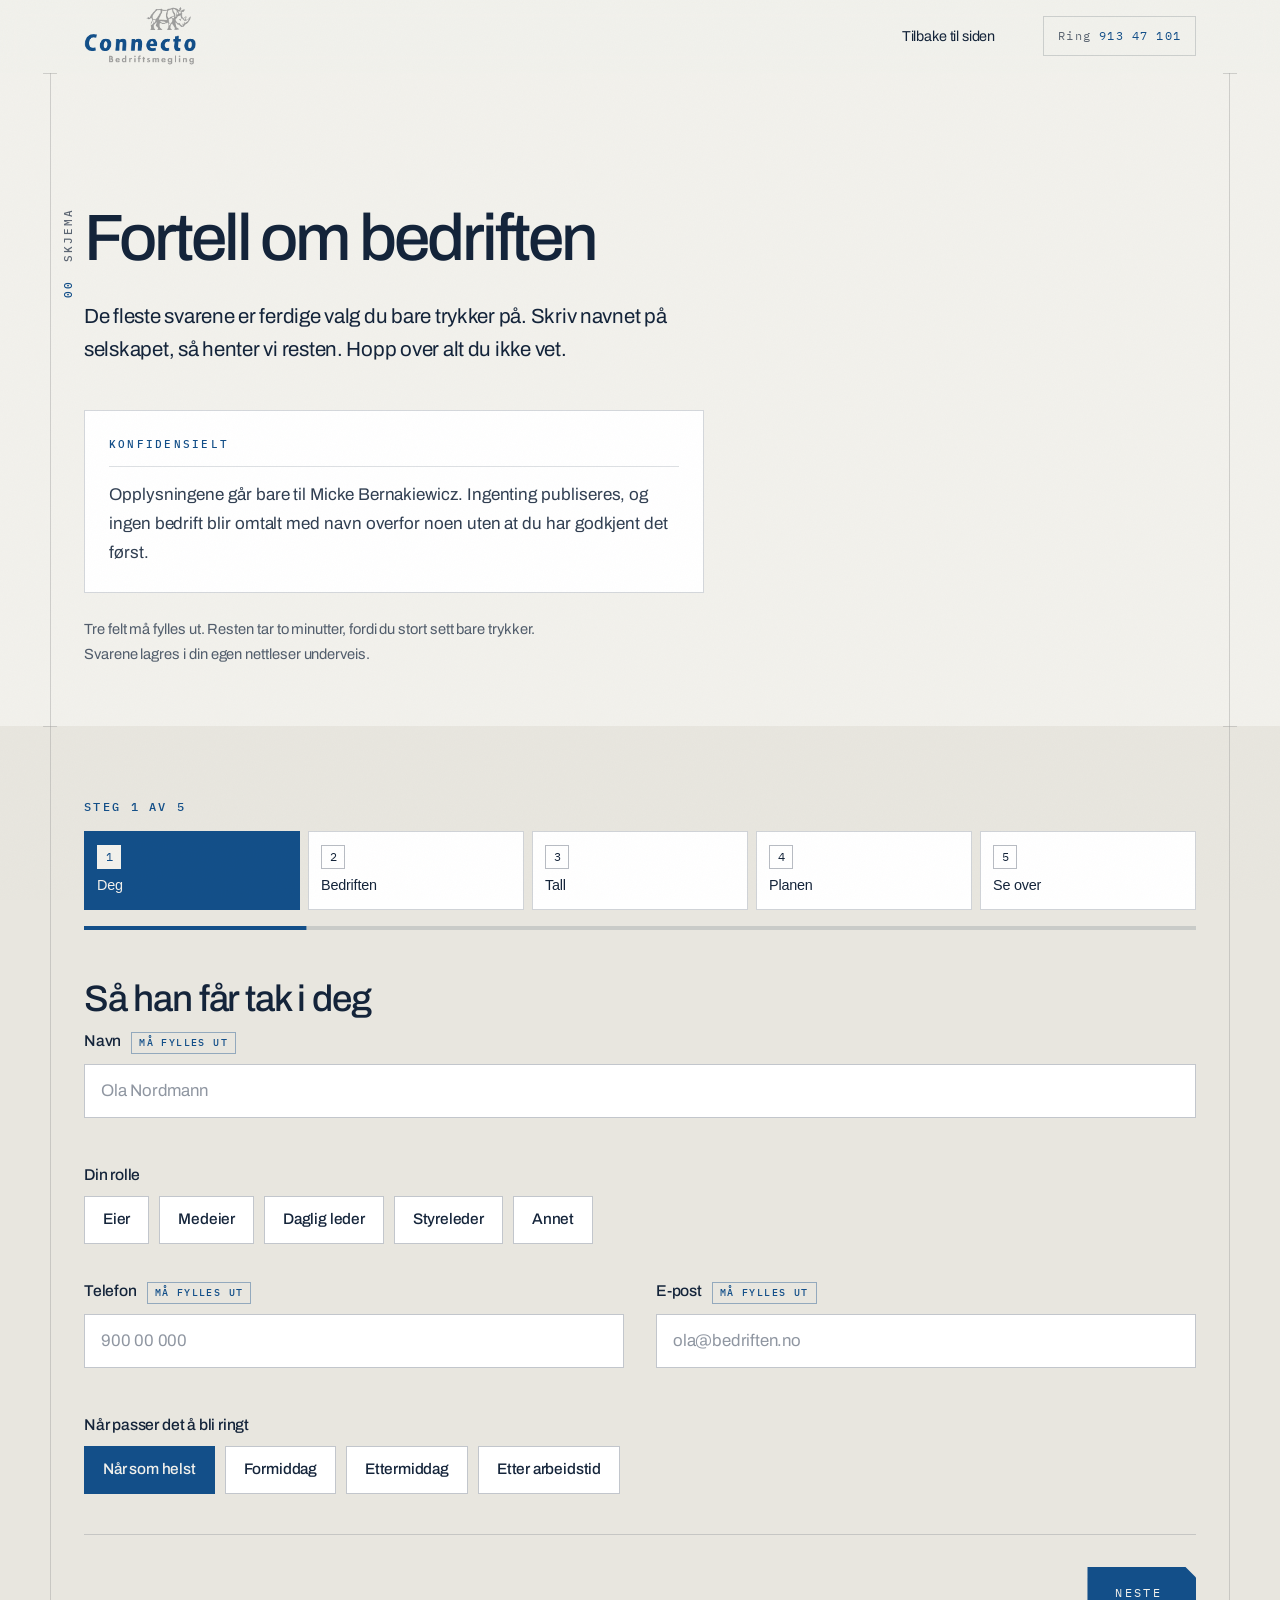
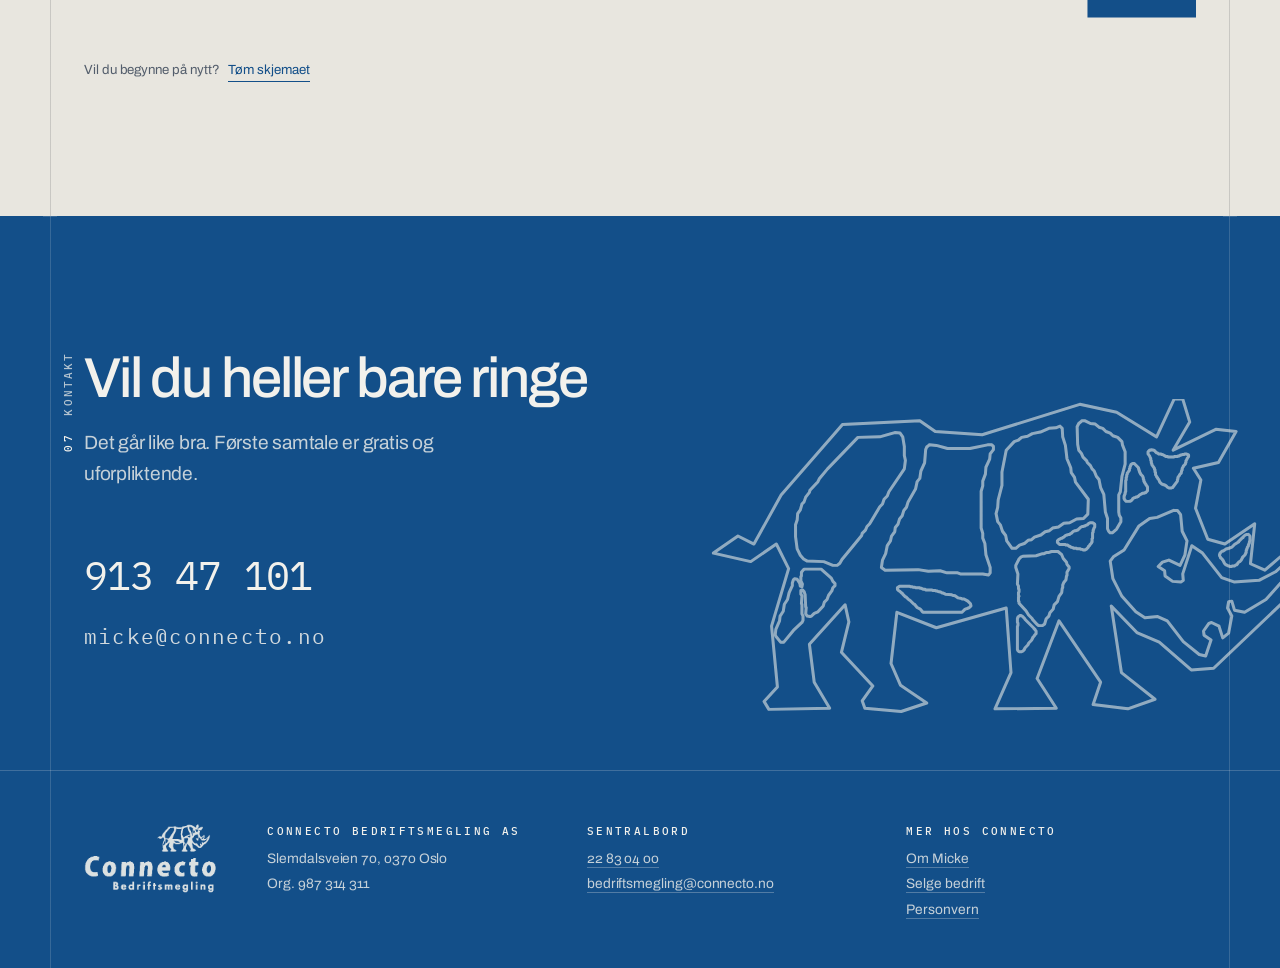
<file: skjema.html>
<!doctype html>
<html lang="no">
<head>
<meta charset="utf-8">
<meta name="viewport" content="width=device-width, initial-scale=1">
<title>Fortell om bedriften | Micke Bernakiewicz, Connecto Bedriftsmegling</title>
<meta name="description" content="Fyll ut opplysningene om bedriften din. De fleste svarene er ferdige valg du bare trykker p&aring;. Alt behandles konfidensielt.">
<meta name="robots" content="noindex">
<link rel="icon" href="assets/favicon.svg" type="image/svg+xml">
<link rel="icon" href="assets/favicon-32.png" sizes="32x32" type="image/png">
<link rel="apple-touch-icon" href="assets/apple-touch-icon.png" sizes="180x180">
<meta name="theme-color" content="#F2F1EC">
<link rel="preconnect" href="https://fonts.googleapis.com">
<link rel="preconnect" href="https://fonts.gstatic.com" crossorigin>
<link href="https://fonts.googleapis.com/css2?family=Archivo:wght@400;500;600;700&family=IBM+Plex+Mono:wght@400;500&display=swap" rel="stylesheet">
<link rel="stylesheet" href="styles.css">
<link rel="stylesheet" href="skjema.css">
</head>
<body class="skjema-side">

<a class="skip" href="#skjema">Hopp til skjemaet</a>

<header class="nav" id="nav">
  <div class="nav__in">
    <a class="nav__logo" href="index.html" aria-label="Tilbake til Micke Bernakiewicz sin side">
      <img src="assets/logo.png" alt="Connecto Bedriftsmegling" width="180" height="97">
    </a>
    <nav class="nav__links" aria-label="Seksjoner">
      <a href="index.html">Tilbake til siden</a>
    </nav>
    <a class="nav__tel" href="tel:+4791347101"><span class="nav__tel-lbl">Ring</span> 913 47 101</a>
  </div>
</header>

<main>

<section class="sec sk-topp" data-sec="00">
  <div class="wrap">
    <p class="secno">00<span>Skjema</span></p>
    <h1>Fortell om bedriften</h1>
    <p class="lead">De fleste svarene er ferdige valg du bare trykker p&aring;. Skriv navnet p&aring; selskapet,
      s&aring; henter vi resten. Hopp over alt du ikke vet.</p>

    <div class="sk-lovnad">
      <p class="sk-lovnad__k">Konfidensielt</p>
      <p>Opplysningene g&aring;r bare til Micke Bernakiewicz. Ingenting publiseres, og ingen bedrift blir
        omtalt med navn overfor noen uten at du har godkjent det f&oslash;rst.</p>
    </div>

    <p class="sk-tid">Tre felt m&aring; fylles ut. Resten tar to minutter, fordi du stort sett bare trykker.
      Svarene lagres i din egen nettleser underveis.</p>
  </div>
</section>

<section class="sec sk-form band" id="skjema" data-sec="01">
  <div class="wrap">

    <div class="sk-fremdrift">
      <p class="sk-fremdrift__tekst" id="stegtall">Steg 1 av 5</p>
      <ol class="sk-rail" id="rail" aria-label="Stegene i skjemaet">
        <li><button type="button" data-go="0" aria-current="step"><span class="sk-rail__n">1</span><em>Deg</em></button></li>
        <li><button type="button" data-go="1"><span class="sk-rail__n">2</span><em>Bedriften</em></button></li>
        <li><button type="button" data-go="2"><span class="sk-rail__n">3</span><em>Tall</em></button></li>
        <li><button type="button" data-go="3"><span class="sk-rail__n">4</span><em>Planen</em></button></li>
        <li><button type="button" data-go="4"><span class="sk-rail__n">5</span><em>Se over</em></button></li>
      </ol>
      <div class="sk-bar" aria-hidden="true"><span id="barfyll"></span></div>
    </div>

    <form id="form" novalidate autocomplete="on">

      <!-- 1 --------------------------------------------------------------- -->
      <fieldset class="sk-steg" data-steg="0">
        <legend>S&aring; han f&aring;r tak i deg</legend>

        <div class="sk-grid">
          <div class="f f--wide">
            <label for="navn">Navn <b>m&aring; fylles ut</b></label>
            <input id="navn" name="navn" type="text" autocomplete="name" required placeholder="Ola Nordmann">
            <span class="f__feil" data-feil></span>
          </div>

          <div class="f f--wide">
            <span class="f__lbl">Din rolle</span>
            <div class="chips" role="radiogroup" aria-label="Din rolle">
              <input type="radio" name="rolle" id="rolle1" value="Eier"><label for="rolle1">Eier</label>
              <input type="radio" name="rolle" id="rolle2" value="Medeier"><label for="rolle2">Medeier</label>
              <input type="radio" name="rolle" id="rolle3" value="Daglig leder"><label for="rolle3">Daglig leder</label>
              <input type="radio" name="rolle" id="rolle4" value="Styreleder"><label for="rolle4">Styreleder</label>
              <input type="radio" name="rolle" id="rolle5" value="Annet"><label for="rolle5">Annet</label>
            </div>
          </div>

          <div class="f">
            <label for="telefon">Telefon <b>m&aring; fylles ut</b></label>
            <input id="telefon" name="telefon" type="tel" inputmode="tel" autocomplete="tel" required placeholder="900 00 000">
            <span class="f__feil" data-feil></span>
          </div>

          <div class="f">
            <label for="epost">E-post <b>m&aring; fylles ut</b></label>
            <input id="epost" name="epost" type="email" inputmode="email" autocomplete="email" required placeholder="ola@bedriften.no">
            <span class="f__feil" data-feil></span>
          </div>

          <div class="f f--wide">
            <span class="f__lbl">N&aring;r passer det &aring; bli ringt</span>
            <div class="chips" role="radiogroup" aria-label="N&aring;r passer det &aring; bli ringt">
              <input type="radio" name="naar" id="naar1" value="N&aring;r som helst" checked><label for="naar1">N&aring;r som helst</label>
              <input type="radio" name="naar" id="naar2" value="Formiddag"><label for="naar2">Formiddag</label>
              <input type="radio" name="naar" id="naar3" value="Ettermiddag"><label for="naar3">Ettermiddag</label>
              <input type="radio" name="naar" id="naar4" value="Etter arbeidstid"><label for="naar4">Etter arbeidstid</label>
            </div>
          </div>
        </div>
      </fieldset>

      <!-- 2 --------------------------------------------------------------- -->
      <fieldset class="sk-steg" data-steg="1" hidden>
        <legend>Bedriften</legend>
        <p class="sk-valgfritt">Alt her er valgfritt</p>

        <div class="sk-grid">
          <div class="f f--wide sk-sok">
            <label for="sok">S&oslash;k opp selskapet</label>
            <div class="sk-sok__boks">
              <input id="sok" name="sok" type="text" autocomplete="off" role="combobox"
                     aria-expanded="false" aria-controls="treff" aria-autocomplete="list"
                     placeholder="Skriv navnet p&aring; selskapet, eller org.nr">
              <span class="sk-sok__snurr" id="snurr" hidden aria-hidden="true"></span>
            </div>
            <ul class="sk-treff" id="treff" role="listbox" aria-label="Treff i Enhetsregisteret" hidden></ul>
            <span class="f__note" id="soknote">Vi henter navn, bransje, sted, stiftelses&aring;r og antall
              ansatte fra Enhetsregisteret, s&aring; slipper du &aring; skrive det.</span>
          </div>

          <div class="f f--wide">
            <label for="selskap">Selskapsnavn</label>
            <input id="selskap" name="selskap" type="text" autocomplete="organization">
            <span class="f__note">La st&aring; tomt hvis du helst vil v&aelig;re anonym i f&oslash;rste omgang.</span>
          </div>

          <div class="f">
            <label for="orgnr">Organisasjonsnummer</label>
            <input id="orgnr" name="orgnr" type="text" inputmode="numeric" maxlength="11" autocomplete="off">
          </div>

          <div class="f">
            <label for="sted">Sted</label>
            <input id="sted" name="sted" type="text" autocomplete="address-level2">
          </div>

          <div class="f">
            <label for="bransje">Bransje</label>
            <input id="bransje" name="bransje" type="text">
          </div>

          <div class="f">
            <label for="etablert">Etablert &aring;r</label>
            <input id="etablert" name="etablert" type="text" inputmode="numeric" maxlength="4" placeholder="1998">
          </div>

          <div class="f f--wide">
            <label for="ansatte">Antall ansatte</label>
            <div class="chips chips--fyll" data-fyll="ansatte">
              <button type="button" value="1 til 5">1 til 5</button>
              <button type="button" value="6 til 10">6 til 10</button>
              <button type="button" value="11 til 25">11 til 25</button>
              <button type="button" value="26 til 50">26 til 50</button>
              <button type="button" value="Over 50">Over 50</button>
            </div>
            <input id="ansatte" name="ansatte" type="text" placeholder="Eller skriv tallet selv">
          </div>
        </div>
      </fieldset>

      <!-- 3 --------------------------------------------------------------- -->
      <fieldset class="sk-steg" data-steg="2" hidden>
        <legend>Tall</legend>
        <p class="sk-valgfritt">Alt her er valgfritt, og cirka holder</p>

        <div class="sk-grid">
          <div class="f f--wide">
            <label for="omsetning">Omsetning siste &aring;r</label>
            <div class="chips chips--fyll" data-fyll="omsetning">
              <button type="button" value="Under 5 MNOK">Under 5 MNOK</button>
              <button type="button" value="5 til 15 MNOK">5 til 15</button>
              <button type="button" value="15 til 30 MNOK">15 til 30</button>
              <button type="button" value="30 til 50 MNOK">30 til 50</button>
              <button type="button" value="50 til 100 MNOK">50 til 100</button>
              <button type="button" value="Over 100 MNOK">Over 100</button>
            </div>
            <input id="omsetning" name="omsetning" type="text" placeholder="Eller skriv tallet selv">
          </div>

          <div class="f f--wide">
            <label for="resultat">Driftsresultat</label>
            <div class="chips chips--fyll" data-fyll="resultat">
              <button type="button" value="G&aring;r omtrent i null">G&aring;r i null</button>
              <button type="button" value="Under 1 MNOK">Under 1 MNOK</button>
              <button type="button" value="1 til 3 MNOK">1 til 3</button>
              <button type="button" value="3 til 10 MNOK">3 til 10</button>
              <button type="button" value="Over 10 MNOK">Over 10</button>
              <button type="button" value="Vet ikke">Vet ikke</button>
            </div>
            <input id="resultat" name="resultat" type="text" placeholder="Eller skriv tallet selv">
          </div>

          <div class="f f--wide">
            <span class="f__lbl">Driftsmargin</span>
            <div class="chips" role="radiogroup" aria-label="Driftsmargin">
              <input type="radio" name="margin" id="mar1" value="Under 5 %"><label for="mar1">Under 5 %</label>
              <input type="radio" name="margin" id="mar2" value="5 til 10 %"><label for="mar2">5 til 10 %</label>
              <input type="radio" name="margin" id="mar3" value="10 til 20 %"><label for="mar3">10 til 20 %</label>
              <input type="radio" name="margin" id="mar4" value="Over 20 %"><label for="mar4">Over 20 %</label>
              <input type="radio" name="margin" id="mar5" value="Vet ikke"><label for="mar5">Vet ikke</label>
            </div>
          </div>

          <div class="f f--wide">
            <span class="f__lbl">Lokaler</span>
            <div class="chips" role="radiogroup" aria-label="Lokaler">
              <input type="radio" name="lokaler" id="lok1" value="Selskapet eier lokalene"><label for="lok1">Eier lokalene</label>
              <input type="radio" name="lokaler" id="lok2" value="Selskapet leier lokalene"><label for="lok2">Leier lokalene</label>
              <input type="radio" name="lokaler" id="lok3" value="Ikke relevant"><label for="lok3">Ikke relevant</label>
            </div>
          </div>

          <div class="f f--wide">
            <span class="f__lbl">Hvem er kundene <i>velg gjerne flere</i></span>
            <div class="chips" role="group" aria-label="Hvem er kundene">
              <input type="checkbox" name="kunder" id="kun1" value="Industri"><label for="kun1">Industri</label>
              <input type="checkbox" name="kunder" id="kun2" value="Bygg og anlegg"><label for="kun2">Bygg og anlegg</label>
              <input type="checkbox" name="kunder" id="kun3" value="Offentlig sektor"><label for="kun3">Offentlig sektor</label>
              <input type="checkbox" name="kunder" id="kun4" value="Handel"><label for="kun4">Handel</label>
              <input type="checkbox" name="kunder" id="kun5" value="Privatpersoner"><label for="kun5">Privatpersoner</label>
              <input type="checkbox" name="kunder" id="kun6" value="Annet"><label for="kun6">Annet</label>
            </div>
          </div>
        </div>
      </fieldset>

      <!-- 4 --------------------------------------------------------------- -->
      <fieldset class="sk-steg" data-steg="3" hidden>
        <legend>Planen</legend>
        <p class="sk-valgfritt">Alt her er valgfritt</p>

        <div class="sk-grid">
          <div class="f f--wide">
            <span class="f__lbl">Hva ser du for deg</span>
            <div class="chips" role="radiogroup" aria-label="Hva ser du for deg">
              <input type="radio" name="maal" id="maal1" value="Selge hele selskapet"><label for="maal1">Selge hele selskapet</label>
              <input type="radio" name="maal" id="maal2" value="Selge en del av selskapet"><label for="maal2">Selge en del</label>
              <input type="radio" name="maal" id="maal3" value="Hente inn en partner"><label for="maal3">Hente inn en partner</label>
              <input type="radio" name="maal" id="maal4" value="Generasjonsskifte"><label for="maal4">Generasjonsskifte</label>
              <input type="radio" name="maal" id="maal5" value="Vet ikke enn&aring;, vil vite hva det er verdt"><label for="maal5">Vil bare vite verdien</label>
            </div>
          </div>

          <div class="f f--wide">
            <span class="f__lbl">Tidshorisont</span>
            <div class="chips" role="radiogroup" aria-label="Tidshorisont">
              <input type="radio" name="tid" id="tid1" value="S&aring; snart som mulig"><label for="tid1">S&aring; snart som mulig</label>
              <input type="radio" name="tid" id="tid2" value="Innen ett &aring;r"><label for="tid2">Innen ett &aring;r</label>
              <input type="radio" name="tid" id="tid3" value="Om ett til tre &aring;r"><label for="tid3">Om ett til tre &aring;r</label>
              <input type="radio" name="tid" id="tid4" value="Bare utforsker"><label for="tid4">Bare utforsker</label>
            </div>
          </div>

          <div class="f">
            <span class="f__lbl">Kan du bli en periode etterp&aring;</span>
            <div class="chips" role="radiogroup" aria-label="Kan du bli en periode etterp&aring;">
              <input type="radio" name="overgang" id="ov1" value="Ja"><label for="ov1">Ja</label>
              <input type="radio" name="overgang" id="ov2" value="Kanskje, avhenger av kj&oslash;per"><label for="ov2">Kanskje</label>
              <input type="radio" name="overgang" id="ov3" value="Nei, jeg vil ut"><label for="ov3">Nei</label>
            </div>
          </div>

          <div class="f">
            <span class="f__lbl">Har noen vist interesse alt</span>
            <div class="chips" role="radiogroup" aria-label="Har noen vist interesse alt">
              <input type="radio" name="interesse" id="int1" value="Ja"><label for="int1">Ja</label>
              <input type="radio" name="interesse" id="int2" value="Nei"><label for="int2">Nei</label>
              <input type="radio" name="interesse" id="int3" value="Vet ikke"><label for="int3">Vet ikke</label>
            </div>
          </div>

          <div class="f f--wide">
            <span class="f__lbl">Snakket med megler f&oslash;r</span>
            <div class="chips" role="radiogroup" aria-label="Snakket med megler f&oslash;r">
              <input type="radio" name="tidligere" id="tg1" value="Nei, dette er f&oslash;rste gang"><label for="tg1">F&oslash;rste gang</label>
              <input type="radio" name="tidligere" id="tg2" value="Ja, tidligere"><label for="tg2">Ja, tidligere</label>
              <input type="radio" name="tidligere" id="tg3" value="Ja, snakker med flere n&aring;"><label for="tg3">Snakker med flere n&aring;</label>
            </div>
          </div>

          <div class="f f--wide">
            <label for="viktigst">Hva er viktigst for deg i et salg</label>
            <div class="chips chips--legg" data-legg="viktigst">
              <button type="button" value="At de ansatte beholder jobben">At de ansatte beholder jobben</button>
              <button type="button" value="At navnet og driften lever videre">At navnet lever videre</button>
              <button type="button" value="H&oslash;yest mulig pris">H&oslash;yest mulig pris</button>
              <button type="button" value="En rask og ryddig prosess">Rask og ryddig prosess</button>
              <button type="button" value="At det holdes konfidensielt hele veien">Full konfidensialitet</button>
              <button type="button" value="At kunderelasjonene videref&oslash;res">At kundene tas vare p&aring;</button>
            </div>
            <textarea id="viktigst" name="viktigst" rows="4"
              placeholder="Trykk p&aring; forslagene over, eller skriv med egne ord."></textarea>
          </div>

          <div class="f f--wide">
            <label for="annet">Noe annet Micke b&oslash;r vite</label>
            <textarea id="annet" name="annet" rows="3"></textarea>
          </div>
        </div>
      </fieldset>

      <!-- 5 --------------------------------------------------------------- -->
      <fieldset class="sk-steg" data-steg="4" hidden>
        <legend>Se over</legend>
        <p class="sk-hjelp">Trykk p&aring; et svar for &aring; rette det.</p>

        <div class="sk-oppsum" id="oppsum"></div>

        <div class="sk-samtykke">
          <input id="samtykke" name="samtykke" type="checkbox" required>
          <label for="samtykke">
            Jeg samtykker til at Connecto Bedriftsmegling AS lagrer opplysningene over for &aring; kontakte meg
            om et mulig salg. Jeg kan n&aring;r som helst be om at de slettes.
            <a class="ul" href="https://connecto.no/bedriftsmegling/personvern/" target="_blank" rel="noopener">Personvernerkl&aelig;ring</a>
          </label>
          <span class="f__feil" data-feil></span>
        </div>
      </fieldset>

      <div class="sk-ujs">
        <p class="sk-ujs__k">Uten JavaScript</p>
        <p>Nettleseren din kj&oslash;rer ikke JavaScript, og da sender vi ikke skjemaet, fordi
          opplysningene dine ville havnet synlig i nettadressen. Ring Micke p&aring;
          <a href="tel:+4791347101">913 47 101</a> eller send det du vil dele til
          <a href="mailto:micke@connecto.no">micke@connecto.no</a>. Det g&aring;r like bra.</p>
      </div>

      <div class="sk-nav">
        <button type="button" class="sk-tilbake" id="tilbake" hidden>Tilbake</button>
        <div class="sk-nav__hoyre">
          <p class="sk-lagret" id="lagret" role="status"></p>
          <button type="button" class="tab tab--stor" id="neste"><span class="tab__l">Neste</span></button>
          <button type="submit" class="tab tab--stor tab--send" id="send" hidden><span class="tab__l">Send til Micke</span></button>
        </div>
      </div>

    </form>

    <div class="sk-kvittering" id="kvittering" hidden>
      <p class="secno">Sendt<span>Takk</span></p>
      <h2>Takk. Micke tar kontakt.</h2>
      <p class="lead">Han ringer normalt innen en virkedag. Haster det, ring 913 47 101 direkte.</p>
      <div class="sk-kvittering__hva" id="kvitteringHva"></div>
    </div>

    <p class="fine sk-tom">
      Vil du begynne p&aring; nytt?
      <button type="button" class="sk-tomknapp" id="tom">T&oslash;m skjemaet</button>
    </p>

  </div>
</section>

<section class="sec kontakt" data-sec="02">
  <div class="kontakt__rhino" aria-hidden="true"><svg viewBox="0 0 156 78" xmlns="http://www.w3.org/2000/svg" fill="none" stroke-width="0.7" stroke-linejoin="round" stroke-linecap="round" aria-hidden="true" focusable="false"><path class="rh-ghost" d="M147.00,29.38 134.50,40.12 131.12,38.62 132.12,29.25 125.12,34.00 121.12,32.88 118.25,25.62 119.50,19.00 117.75,16.25 123.62,14.88 127.75,7.62 123.00,7.12 113.00,12.00 116.88,5.38 115.25,0.00 113.25,0.00 109.12,8.88 99.75,3.12 91.12,1.25 68.25,8.38 57.25,7.62 53.62,5.12 35.50,6.00 21.12,22.50 14.75,34.00 11.00,32.12 5.25,36.12 14.00,38.12 20.00,34.00 22.88,39.75 18.88,53.25 20.25,67.50 17.12,70.88 18.25,72.75 32.50,72.50 28.88,66.38 27.75,57.50 36.12,48.25 37.00,52.25 35.25,59.38 42.62,67.25 40.12,70.75 40.75,72.50 49.25,73.25 55.25,71.25 49.12,67.12 46.88,62.00 48.25,50.00 57.50,53.62 73.88,49.00 75.00,64.12 71.25,72.62 85.62,72.50 81.12,65.50 86.25,52.00 96.00,66.38 94.25,71.62 102.38,72.62 108.75,70.38 100.88,64.12 98.50,48.50 104.50,54.75 109.75,57.00 117.25,63.50 122.50,63.12 140.75,45.75 145.62,36.62Z"/><path class="rh-ghost" d="M113.12,26.12 114.00,26.12 114.75,27.12 115.12,31.00 116.25,33.25 115.75,36.62 114.62,39.00 112.00,37.75 110.50,38.25 109.50,39.25 111.00,40.25 111.12,41.50 112.88,42.75 114.88,42.88 115.38,42.50 115.25,41.00 117.38,34.38 119.88,36.12 124.38,41.88 127.25,42.88 133.12,42.50 137.00,40.50 141.25,36.75 142.00,36.75 142.00,37.62 138.88,42.38 134.75,47.00 129.75,50.00 127.38,49.50 126.75,47.38 126.00,47.50 125.75,49.00 126.75,50.88 126.00,54.88 124.62,56.00 123.75,53.25 122.00,52.38 121.38,52.62 120.12,54.38 120.25,55.38 121.88,56.50 120.62,60.25 119.12,59.88 115.38,56.88 111.62,52.00 109.38,51.00 106.38,51.25 104.25,49.88 101.00,46.25 98.88,42.12 98.25,38.00 99.00,37.00 101.50,35.38 105.00,29.75 107.50,28.00 109.25,27.75Z"/><path class="rh-ghost" d="M55.88,10.75 57.50,10.88 60.12,11.62 65.38,11.62 69.50,10.75 70.50,10.75 70.88,11.12 70.88,11.88 70.12,12.88 70.00,14.12 69.12,16.00 69.00,17.62 68.38,19.25 68.38,20.38 68.00,21.62 68.00,30.25 68.38,31.50 68.38,32.62 68.88,33.88 69.12,36.50 70.12,39.50 70.12,40.75 69.75,41.25 68.38,41.00 63.12,41.00 62.50,40.75 60.00,40.75 58.38,40.25 55.62,40.38 53.25,40.00 45.50,40.12 44.62,39.50 44.88,37.75 45.62,36.25 46.00,34.38 46.75,33.25 47.00,32.12 47.75,31.12 47.88,30.12 48.50,29.38 48.88,28.12 49.50,27.38 49.88,26.12 50.50,25.38 50.88,24.12 52.62,21.12 53.00,19.38 53.62,18.62 53.88,16.88 54.75,15.00 55.00,11.88 55.25,11.25Z"/><path class="rh-ghost" d="M49.00,8.00 49.62,8.88 50.00,11.12 50.00,13.25 50.25,14.38 50.00,16.38 46.38,21.75 46.00,22.75 45.25,23.50 44.88,24.62 44.25,25.25 41.88,29.25 41.25,29.88 40.88,30.75 40.12,31.50 40.00,32.00 35.38,37.62 34.88,38.50 34.25,39.00 33.25,39.00 31.12,38.12 27.25,38.00 26.38,37.50 25.62,36.62 24.88,35.12 24.50,32.25 24.50,29.50 24.88,28.38 25.00,26.88 25.62,26.00 26.00,24.62 26.50,24.12 26.88,23.00 27.75,21.88 27.88,21.38 29.75,19.38 30.12,18.62 32.00,16.38 39.12,9.00 44.25,8.88 47.75,7.88Z"/><path class="rh-ghost" d="M86.50,6.38 87.00,6.88 87.12,8.88 87.75,10.88 88.12,14.00 89.00,16.12 89.12,17.25 89.88,18.38 90.12,19.50 93.12,23.50 93.00,27.00 92.00,28.00 90.38,28.12 88.75,29.00 87.38,29.12 86.12,30.00 84.75,30.25 84.00,30.88 83.00,31.12 82.00,31.88 80.50,32.38 79.75,33.00 79.00,33.12 78.12,33.88 77.00,34.25 76.12,35.00 75.25,35.00 74.00,33.25 73.75,32.00 73.00,31.00 72.50,29.50 71.88,28.75 71.50,26.88 71.88,25.38 72.00,23.62 72.88,20.25 72.88,17.12 73.88,12.00 75.75,10.00 76.75,9.62 77.50,9.00 78.88,8.75 80.00,8.12 81.88,7.75 83.88,6.88 85.50,6.75Z"/><path class="rh-ghost" d="M91.62,5.12 92.38,5.12 93.62,5.75 94.75,5.88 95.62,6.62 96.50,6.88 97.25,7.62 98.25,8.00 98.88,8.62 100.00,9.00 101.00,10.00 101.12,10.75 101.75,12.38 101.75,15.25 101.00,18.12 100.62,21.75 100.25,22.50 100.25,26.50 100.38,27.25 100.75,27.88 100.75,28.75 99.75,30.50 98.75,31.38 98.25,31.38 97.88,31.00 97.62,30.38 97.62,28.00 97.12,26.50 96.75,22.38 96.00,20.75 95.62,18.88 95.00,18.12 94.50,16.88 94.00,16.38 93.62,15.62 92.88,14.88 92.75,14.50 91.88,13.62 91.50,12.75 90.88,12.00 90.62,10.62 90.50,6.50 90.88,5.75Z"/><path class="rh-ghost" d="M86.00,35.75 86.88,36.50 87.25,37.38 88.00,38.25 88.12,38.75 88.62,39.38 88.62,39.75 88.12,40.62 88.12,41.38 88.00,41.50 87.88,42.38 87.38,43.00 87.12,43.62 87.12,44.25 87.00,44.38 86.88,45.38 86.25,46.25 85.88,47.50 85.12,48.25 84.88,49.25 84.12,50.12 83.88,50.88 83.25,51.50 82.88,52.75 82.38,53.12 81.50,53.12 81.12,52.88 80.00,51.62 80.00,51.50 79.12,50.62 78.50,49.62 76.88,47.88 76.88,47.50 76.75,47.38 76.75,46.38 76.88,46.25 76.75,46.00 76.75,45.38 76.88,45.25 76.88,44.62 76.75,44.50 76.75,43.88 76.50,43.38 76.62,41.00 76.12,39.50 76.12,39.00 76.88,37.50 77.38,37.00 77.75,36.88 80.88,36.75 82.38,36.25 82.75,36.25 83.25,36.00 83.75,36.00 84.50,35.75Z"/><path class="rh-ghost" d="M32.88,42.00 33.25,42.75 33.75,43.25 33.75,43.75 33.25,44.25 33.00,45.00 32.25,46.00 31.88,47.00 31.25,47.62 31.00,48.50 29.75,49.88 28.88,50.25 28.25,50.88 27.88,51.00 27.25,50.88 26.88,50.38 27.00,48.88 26.88,48.75 26.75,45.88 26.50,45.12 26.12,44.75 25.75,44.88 25.75,45.75 26.00,46.12 25.88,48.00 26.00,48.12 26.00,50.38 26.25,50.88 26.25,51.88 26.00,52.38 24.00,54.25 21.75,57.00 21.00,57.00 19.88,55.62 19.75,55.25 19.88,54.00 20.75,52.00 20.88,50.88 21.62,49.75 21.88,48.12 22.62,47.00 23.00,45.38 23.75,43.75 23.75,43.12 24.00,42.38 24.25,42.12 24.88,42.25 25.50,43.25 25.62,43.88 26.00,44.00 26.12,43.38 25.75,42.62 25.75,41.62 25.88,41.50 25.88,40.62 26.38,40.00 26.62,39.88 30.50,39.88Z"/><path class="rh-ghost" d="M48.38,44.25 48.88,43.88 51.25,43.88 51.38,44.00 51.88,44.00 52.00,44.12 52.50,44.12 52.62,44.25 53.62,44.25 53.75,44.38 54.00,44.38 54.50,44.62 54.88,44.62 55.00,44.75 56.50,44.75 56.62,44.88 57.25,44.88 57.38,45.00 57.75,45.00 57.88,45.12 58.50,45.25 58.88,45.50 59.12,45.50 59.62,45.75 61.12,45.88 61.25,46.00 61.88,46.12 62.62,46.62 63.38,46.75 63.50,46.88 64.00,46.88 64.88,47.38 65.50,48.00 65.62,48.50 65.12,49.00 64.88,49.00 64.75,49.12 64.25,49.25 63.62,49.88 63.38,50.00 54.50,50.00 54.25,49.88 53.75,49.25 53.00,48.88 52.38,48.12 52.25,48.12 51.25,47.12 51.12,47.12 50.38,46.38 50.25,46.38 49.62,45.75 49.50,45.50 49.38,45.50 48.88,45.00 48.75,45.00 48.38,44.62Z"/><path class="rh-ghost" d="M107.50,12.00 107.75,12.00 107.88,11.88 108.50,12.00 109.12,12.62 109.25,12.62 109.62,12.88 110.12,12.88 110.25,13.00 110.50,13.00 111.38,13.50 111.75,13.50 111.88,13.62 113.12,13.62 113.25,13.50 114.00,13.50 114.12,13.38 114.38,13.38 114.75,13.12 115.00,13.12 115.12,13.00 115.62,13.00 115.75,12.88 116.12,12.88 116.25,13.00 116.50,13.00 116.62,13.12 116.62,13.50 116.25,14.00 116.25,14.12 116.00,14.50 116.00,14.88 115.88,15.00 115.88,15.25 115.38,15.75 115.38,15.88 115.12,16.25 115.12,16.62 115.00,16.75 114.88,17.38 114.50,17.75 114.50,17.88 114.12,18.38 114.12,18.75 114.00,18.88 114.00,19.25 112.88,20.75 112.75,20.75 112.62,20.88 112.00,20.88 111.88,20.75 111.75,20.75 111.25,20.25 111.12,20.25 111.00,20.12 110.75,20.12 110.62,20.00 110.38,20.00 109.88,19.50 109.62,18.88 109.38,18.62 109.38,18.50 109.12,18.25 109.12,18.12 108.88,17.75 108.88,17.25 108.75,17.12 108.75,16.62 108.62,16.50 108.62,16.25 108.00,15.38 108.00,15.12 107.88,15.00 107.88,14.50 107.75,14.38 107.75,13.88 107.62,13.75 107.50,13.38 107.12,12.88 107.12,12.38Z"/><path class="rh-ghost" d="M94.62,29.38 94.62,30.00 94.38,30.38 94.38,30.62 94.25,30.75 94.25,31.25 94.12,31.38 94.12,32.62 94.00,32.75 94.00,33.50 93.88,33.62 93.88,33.75 93.50,34.12 93.50,34.25 93.12,34.62 93.12,34.75 92.62,35.25 92.50,35.25 92.38,35.38 91.88,35.38 91.75,35.25 91.38,35.25 91.25,35.12 90.50,35.12 90.38,35.00 89.75,35.00 89.62,34.88 89.38,34.88 89.25,34.75 89.00,34.75 88.75,34.50 88.62,34.50 88.25,34.25 87.88,34.25 87.75,34.12 86.38,34.12 85.88,33.62 85.88,33.25 86.25,32.88 86.38,32.88 86.75,32.62 87.00,32.62 87.25,32.38 87.38,32.38 87.75,32.00 87.88,32.00 88.00,31.88 88.25,31.88 88.38,31.75 88.75,31.75 89.00,31.50 89.12,31.50 89.62,31.00 89.75,31.00 89.88,30.88 90.25,30.88 90.38,30.75 90.62,30.75 91.38,30.00 91.50,30.00 91.62,29.88 92.00,29.88 92.12,29.75 92.38,29.75 92.50,29.62 92.88,29.50 93.25,29.12 93.38,29.12 93.50,29.00 94.12,29.00 94.25,29.12 94.38,29.12Z"/><path class="rh-ghost" d="M103.88,15.12 104.88,16.12 104.88,16.38 105.00,16.50 105.00,16.75 105.12,16.88 105.12,17.12 105.25,17.25 105.25,17.38 105.38,17.50 105.38,17.62 105.88,18.12 105.88,18.25 106.00,18.38 106.00,18.75 106.12,18.88 106.12,19.25 106.25,19.38 106.25,19.50 106.38,19.62 106.38,19.75 106.62,20.00 106.62,20.12 106.88,20.38 106.88,20.50 107.00,20.62 107.00,21.50 106.50,22.00 106.25,22.00 106.12,22.12 105.75,22.12 105.62,22.25 105.50,22.25 105.38,22.38 105.25,22.38 104.75,22.88 104.62,22.88 104.50,23.00 104.25,23.00 104.12,23.12 103.88,23.12 103.75,23.25 103.62,23.25 103.50,23.38 103.50,23.50 103.12,23.88 103.00,23.88 102.88,24.00 102.00,24.00 101.62,23.62 101.62,23.50 101.50,23.38 101.50,22.75 101.62,22.62 101.62,22.38 101.75,22.25 101.75,21.88 101.88,21.75 101.88,19.12 102.00,19.00 102.00,18.38 102.12,18.25 102.12,17.75 102.25,17.62 102.25,17.38 102.50,17.12 102.50,17.00 102.75,16.75 102.75,16.38 102.88,16.25 102.88,15.88 103.00,15.75 103.00,15.62 103.12,15.50 103.12,15.38 103.50,15.12Z"/><path class="rh-ghost" d="M130.62,31.75 131.00,32.12 131.00,33.25 130.88,33.38 130.88,33.75 130.75,33.88 130.75,34.12 130.62,34.25 130.62,34.50 130.38,34.75 130.38,35.00 130.25,35.12 130.25,35.38 130.12,35.50 130.12,36.00 130.00,36.12 130.00,36.25 129.88,36.38 129.88,36.50 129.25,37.12 129.25,37.25 129.12,37.38 129.12,37.50 129.00,37.62 129.00,37.75 128.62,38.12 128.50,38.12 128.12,38.50 128.12,38.62 127.88,38.88 127.75,38.88 127.38,39.12 126.88,39.12 126.75,39.25 126.25,39.25 126.12,39.12 125.88,39.12 125.75,39.00 125.62,39.00 125.50,38.88 125.38,38.88 125.00,38.50 125.00,38.38 124.88,38.25 124.88,38.12 124.75,38.00 124.75,37.88 124.50,37.62 124.50,37.50 124.12,37.25 124.12,37.12 123.88,36.75 123.88,36.38 124.00,36.25 124.00,36.12 124.50,35.62 124.75,35.62 125.50,35.12 125.75,35.12 125.88,35.00 126.12,35.00 126.25,34.88 126.50,34.88 126.62,34.75 126.75,34.75 127.50,34.00 127.62,34.00 127.88,33.75 128.00,33.75 128.25,33.50 128.38,33.50 128.38,33.38 129.25,32.50 129.38,32.50 129.38,32.38 129.88,31.88 130.00,31.88 130.12,31.75Z"/><path class="rh-ghost" d="M77.12,50.75 77.38,50.75 77.50,50.88 77.62,50.88 78.25,51.50 78.25,51.62 80.38,53.75 80.38,53.88 80.50,53.88 80.62,54.00 80.62,54.12 80.88,54.38 80.88,55.00 80.50,55.38 80.50,55.50 80.12,55.88 80.12,56.00 80.00,56.12 80.00,56.25 79.88,56.38 79.88,56.50 79.12,57.25 79.12,57.38 79.00,57.50 79.00,57.62 78.25,58.38 78.25,58.50 78.12,58.62 78.12,58.75 77.75,59.12 77.62,59.12 77.50,59.25 76.88,59.25 76.62,59.00 76.62,58.88 76.50,58.75 76.50,53.25 76.62,53.12 76.62,52.50 76.50,52.38 76.50,51.38 76.62,51.25 76.62,51.12 76.88,50.88 77.00,50.88Z"/><path class="rh-draw" d="M147.00,29.38 134.50,40.12 131.12,38.62 132.12,29.25 125.12,34.00 121.12,32.88 118.25,25.62 119.50,19.00 117.75,16.25 123.62,14.88 127.75,7.62 123.00,7.12 113.00,12.00 116.88,5.38 115.25,0.00 113.25,0.00 109.12,8.88 99.75,3.12 91.12,1.25 68.25,8.38 57.25,7.62 53.62,5.12 35.50,6.00 21.12,22.50 14.75,34.00 11.00,32.12 5.25,36.12 14.00,38.12 20.00,34.00 22.88,39.75 18.88,53.25 20.25,67.50 17.12,70.88 18.25,72.75 32.50,72.50 28.88,66.38 27.75,57.50 36.12,48.25 37.00,52.25 35.25,59.38 42.62,67.25 40.12,70.75 40.75,72.50 49.25,73.25 55.25,71.25 49.12,67.12 46.88,62.00 48.25,50.00 57.50,53.62 73.88,49.00 75.00,64.12 71.25,72.62 85.62,72.50 81.12,65.50 86.25,52.00 96.00,66.38 94.25,71.62 102.38,72.62 108.75,70.38 100.88,64.12 98.50,48.50 104.50,54.75 109.75,57.00 117.25,63.50 122.50,63.12 140.75,45.75 145.62,36.62Z"/><path class="rh-draw" d="M113.12,26.12 114.00,26.12 114.75,27.12 115.12,31.00 116.25,33.25 115.75,36.62 114.62,39.00 112.00,37.75 110.50,38.25 109.50,39.25 111.00,40.25 111.12,41.50 112.88,42.75 114.88,42.88 115.38,42.50 115.25,41.00 117.38,34.38 119.88,36.12 124.38,41.88 127.25,42.88 133.12,42.50 137.00,40.50 141.25,36.75 142.00,36.75 142.00,37.62 138.88,42.38 134.75,47.00 129.75,50.00 127.38,49.50 126.75,47.38 126.00,47.50 125.75,49.00 126.75,50.88 126.00,54.88 124.62,56.00 123.75,53.25 122.00,52.38 121.38,52.62 120.12,54.38 120.25,55.38 121.88,56.50 120.62,60.25 119.12,59.88 115.38,56.88 111.62,52.00 109.38,51.00 106.38,51.25 104.25,49.88 101.00,46.25 98.88,42.12 98.25,38.00 99.00,37.00 101.50,35.38 105.00,29.75 107.50,28.00 109.25,27.75Z"/><path class="rh-draw" d="M55.88,10.75 57.50,10.88 60.12,11.62 65.38,11.62 69.50,10.75 70.50,10.75 70.88,11.12 70.88,11.88 70.12,12.88 70.00,14.12 69.12,16.00 69.00,17.62 68.38,19.25 68.38,20.38 68.00,21.62 68.00,30.25 68.38,31.50 68.38,32.62 68.88,33.88 69.12,36.50 70.12,39.50 70.12,40.75 69.75,41.25 68.38,41.00 63.12,41.00 62.50,40.75 60.00,40.75 58.38,40.25 55.62,40.38 53.25,40.00 45.50,40.12 44.62,39.50 44.88,37.75 45.62,36.25 46.00,34.38 46.75,33.25 47.00,32.12 47.75,31.12 47.88,30.12 48.50,29.38 48.88,28.12 49.50,27.38 49.88,26.12 50.50,25.38 50.88,24.12 52.62,21.12 53.00,19.38 53.62,18.62 53.88,16.88 54.75,15.00 55.00,11.88 55.25,11.25Z"/><path class="rh-draw" d="M49.00,8.00 49.62,8.88 50.00,11.12 50.00,13.25 50.25,14.38 50.00,16.38 46.38,21.75 46.00,22.75 45.25,23.50 44.88,24.62 44.25,25.25 41.88,29.25 41.25,29.88 40.88,30.75 40.12,31.50 40.00,32.00 35.38,37.62 34.88,38.50 34.25,39.00 33.25,39.00 31.12,38.12 27.25,38.00 26.38,37.50 25.62,36.62 24.88,35.12 24.50,32.25 24.50,29.50 24.88,28.38 25.00,26.88 25.62,26.00 26.00,24.62 26.50,24.12 26.88,23.00 27.75,21.88 27.88,21.38 29.75,19.38 30.12,18.62 32.00,16.38 39.12,9.00 44.25,8.88 47.75,7.88Z"/><path class="rh-draw" d="M86.50,6.38 87.00,6.88 87.12,8.88 87.75,10.88 88.12,14.00 89.00,16.12 89.12,17.25 89.88,18.38 90.12,19.50 93.12,23.50 93.00,27.00 92.00,28.00 90.38,28.12 88.75,29.00 87.38,29.12 86.12,30.00 84.75,30.25 84.00,30.88 83.00,31.12 82.00,31.88 80.50,32.38 79.75,33.00 79.00,33.12 78.12,33.88 77.00,34.25 76.12,35.00 75.25,35.00 74.00,33.25 73.75,32.00 73.00,31.00 72.50,29.50 71.88,28.75 71.50,26.88 71.88,25.38 72.00,23.62 72.88,20.25 72.88,17.12 73.88,12.00 75.75,10.00 76.75,9.62 77.50,9.00 78.88,8.75 80.00,8.12 81.88,7.75 83.88,6.88 85.50,6.75Z"/><path class="rh-draw" d="M91.62,5.12 92.38,5.12 93.62,5.75 94.75,5.88 95.62,6.62 96.50,6.88 97.25,7.62 98.25,8.00 98.88,8.62 100.00,9.00 101.00,10.00 101.12,10.75 101.75,12.38 101.75,15.25 101.00,18.12 100.62,21.75 100.25,22.50 100.25,26.50 100.38,27.25 100.75,27.88 100.75,28.75 99.75,30.50 98.75,31.38 98.25,31.38 97.88,31.00 97.62,30.38 97.62,28.00 97.12,26.50 96.75,22.38 96.00,20.75 95.62,18.88 95.00,18.12 94.50,16.88 94.00,16.38 93.62,15.62 92.88,14.88 92.75,14.50 91.88,13.62 91.50,12.75 90.88,12.00 90.62,10.62 90.50,6.50 90.88,5.75Z"/><path class="rh-draw" d="M86.00,35.75 86.88,36.50 87.25,37.38 88.00,38.25 88.12,38.75 88.62,39.38 88.62,39.75 88.12,40.62 88.12,41.38 88.00,41.50 87.88,42.38 87.38,43.00 87.12,43.62 87.12,44.25 87.00,44.38 86.88,45.38 86.25,46.25 85.88,47.50 85.12,48.25 84.88,49.25 84.12,50.12 83.88,50.88 83.25,51.50 82.88,52.75 82.38,53.12 81.50,53.12 81.12,52.88 80.00,51.62 80.00,51.50 79.12,50.62 78.50,49.62 76.88,47.88 76.88,47.50 76.75,47.38 76.75,46.38 76.88,46.25 76.75,46.00 76.75,45.38 76.88,45.25 76.88,44.62 76.75,44.50 76.75,43.88 76.50,43.38 76.62,41.00 76.12,39.50 76.12,39.00 76.88,37.50 77.38,37.00 77.75,36.88 80.88,36.75 82.38,36.25 82.75,36.25 83.25,36.00 83.75,36.00 84.50,35.75Z"/><path class="rh-draw" d="M32.88,42.00 33.25,42.75 33.75,43.25 33.75,43.75 33.25,44.25 33.00,45.00 32.25,46.00 31.88,47.00 31.25,47.62 31.00,48.50 29.75,49.88 28.88,50.25 28.25,50.88 27.88,51.00 27.25,50.88 26.88,50.38 27.00,48.88 26.88,48.75 26.75,45.88 26.50,45.12 26.12,44.75 25.75,44.88 25.75,45.75 26.00,46.12 25.88,48.00 26.00,48.12 26.00,50.38 26.25,50.88 26.25,51.88 26.00,52.38 24.00,54.25 21.75,57.00 21.00,57.00 19.88,55.62 19.75,55.25 19.88,54.00 20.75,52.00 20.88,50.88 21.62,49.75 21.88,48.12 22.62,47.00 23.00,45.38 23.75,43.75 23.75,43.12 24.00,42.38 24.25,42.12 24.88,42.25 25.50,43.25 25.62,43.88 26.00,44.00 26.12,43.38 25.75,42.62 25.75,41.62 25.88,41.50 25.88,40.62 26.38,40.00 26.62,39.88 30.50,39.88Z"/><path class="rh-draw" d="M48.38,44.25 48.88,43.88 51.25,43.88 51.38,44.00 51.88,44.00 52.00,44.12 52.50,44.12 52.62,44.25 53.62,44.25 53.75,44.38 54.00,44.38 54.50,44.62 54.88,44.62 55.00,44.75 56.50,44.75 56.62,44.88 57.25,44.88 57.38,45.00 57.75,45.00 57.88,45.12 58.50,45.25 58.88,45.50 59.12,45.50 59.62,45.75 61.12,45.88 61.25,46.00 61.88,46.12 62.62,46.62 63.38,46.75 63.50,46.88 64.00,46.88 64.88,47.38 65.50,48.00 65.62,48.50 65.12,49.00 64.88,49.00 64.75,49.12 64.25,49.25 63.62,49.88 63.38,50.00 54.50,50.00 54.25,49.88 53.75,49.25 53.00,48.88 52.38,48.12 52.25,48.12 51.25,47.12 51.12,47.12 50.38,46.38 50.25,46.38 49.62,45.75 49.50,45.50 49.38,45.50 48.88,45.00 48.75,45.00 48.38,44.62Z"/><path class="rh-draw" d="M107.50,12.00 107.75,12.00 107.88,11.88 108.50,12.00 109.12,12.62 109.25,12.62 109.62,12.88 110.12,12.88 110.25,13.00 110.50,13.00 111.38,13.50 111.75,13.50 111.88,13.62 113.12,13.62 113.25,13.50 114.00,13.50 114.12,13.38 114.38,13.38 114.75,13.12 115.00,13.12 115.12,13.00 115.62,13.00 115.75,12.88 116.12,12.88 116.25,13.00 116.50,13.00 116.62,13.12 116.62,13.50 116.25,14.00 116.25,14.12 116.00,14.50 116.00,14.88 115.88,15.00 115.88,15.25 115.38,15.75 115.38,15.88 115.12,16.25 115.12,16.62 115.00,16.75 114.88,17.38 114.50,17.75 114.50,17.88 114.12,18.38 114.12,18.75 114.00,18.88 114.00,19.25 112.88,20.75 112.75,20.75 112.62,20.88 112.00,20.88 111.88,20.75 111.75,20.75 111.25,20.25 111.12,20.25 111.00,20.12 110.75,20.12 110.62,20.00 110.38,20.00 109.88,19.50 109.62,18.88 109.38,18.62 109.38,18.50 109.12,18.25 109.12,18.12 108.88,17.75 108.88,17.25 108.75,17.12 108.75,16.62 108.62,16.50 108.62,16.25 108.00,15.38 108.00,15.12 107.88,15.00 107.88,14.50 107.75,14.38 107.75,13.88 107.62,13.75 107.50,13.38 107.12,12.88 107.12,12.38Z"/><path class="rh-draw" d="M94.62,29.38 94.62,30.00 94.38,30.38 94.38,30.62 94.25,30.75 94.25,31.25 94.12,31.38 94.12,32.62 94.00,32.75 94.00,33.50 93.88,33.62 93.88,33.75 93.50,34.12 93.50,34.25 93.12,34.62 93.12,34.75 92.62,35.25 92.50,35.25 92.38,35.38 91.88,35.38 91.75,35.25 91.38,35.25 91.25,35.12 90.50,35.12 90.38,35.00 89.75,35.00 89.62,34.88 89.38,34.88 89.25,34.75 89.00,34.75 88.75,34.50 88.62,34.50 88.25,34.25 87.88,34.25 87.75,34.12 86.38,34.12 85.88,33.62 85.88,33.25 86.25,32.88 86.38,32.88 86.75,32.62 87.00,32.62 87.25,32.38 87.38,32.38 87.75,32.00 87.88,32.00 88.00,31.88 88.25,31.88 88.38,31.75 88.75,31.75 89.00,31.50 89.12,31.50 89.62,31.00 89.75,31.00 89.88,30.88 90.25,30.88 90.38,30.75 90.62,30.75 91.38,30.00 91.50,30.00 91.62,29.88 92.00,29.88 92.12,29.75 92.38,29.75 92.50,29.62 92.88,29.50 93.25,29.12 93.38,29.12 93.50,29.00 94.12,29.00 94.25,29.12 94.38,29.12Z"/><path class="rh-draw" d="M103.88,15.12 104.88,16.12 104.88,16.38 105.00,16.50 105.00,16.75 105.12,16.88 105.12,17.12 105.25,17.25 105.25,17.38 105.38,17.50 105.38,17.62 105.88,18.12 105.88,18.25 106.00,18.38 106.00,18.75 106.12,18.88 106.12,19.25 106.25,19.38 106.25,19.50 106.38,19.62 106.38,19.75 106.62,20.00 106.62,20.12 106.88,20.38 106.88,20.50 107.00,20.62 107.00,21.50 106.50,22.00 106.25,22.00 106.12,22.12 105.75,22.12 105.62,22.25 105.50,22.25 105.38,22.38 105.25,22.38 104.75,22.88 104.62,22.88 104.50,23.00 104.25,23.00 104.12,23.12 103.88,23.12 103.75,23.25 103.62,23.25 103.50,23.38 103.50,23.50 103.12,23.88 103.00,23.88 102.88,24.00 102.00,24.00 101.62,23.62 101.62,23.50 101.50,23.38 101.50,22.75 101.62,22.62 101.62,22.38 101.75,22.25 101.75,21.88 101.88,21.75 101.88,19.12 102.00,19.00 102.00,18.38 102.12,18.25 102.12,17.75 102.25,17.62 102.25,17.38 102.50,17.12 102.50,17.00 102.75,16.75 102.75,16.38 102.88,16.25 102.88,15.88 103.00,15.75 103.00,15.62 103.12,15.50 103.12,15.38 103.50,15.12Z"/><path class="rh-draw" d="M130.62,31.75 131.00,32.12 131.00,33.25 130.88,33.38 130.88,33.75 130.75,33.88 130.75,34.12 130.62,34.25 130.62,34.50 130.38,34.75 130.38,35.00 130.25,35.12 130.25,35.38 130.12,35.50 130.12,36.00 130.00,36.12 130.00,36.25 129.88,36.38 129.88,36.50 129.25,37.12 129.25,37.25 129.12,37.38 129.12,37.50 129.00,37.62 129.00,37.75 128.62,38.12 128.50,38.12 128.12,38.50 128.12,38.62 127.88,38.88 127.75,38.88 127.38,39.12 126.88,39.12 126.75,39.25 126.25,39.25 126.12,39.12 125.88,39.12 125.75,39.00 125.62,39.00 125.50,38.88 125.38,38.88 125.00,38.50 125.00,38.38 124.88,38.25 124.88,38.12 124.75,38.00 124.75,37.88 124.50,37.62 124.50,37.50 124.12,37.25 124.12,37.12 123.88,36.75 123.88,36.38 124.00,36.25 124.00,36.12 124.50,35.62 124.75,35.62 125.50,35.12 125.75,35.12 125.88,35.00 126.12,35.00 126.25,34.88 126.50,34.88 126.62,34.75 126.75,34.75 127.50,34.00 127.62,34.00 127.88,33.75 128.00,33.75 128.25,33.50 128.38,33.50 128.38,33.38 129.25,32.50 129.38,32.50 129.38,32.38 129.88,31.88 130.00,31.88 130.12,31.75Z"/><path class="rh-draw" d="M77.12,50.75 77.38,50.75 77.50,50.88 77.62,50.88 78.25,51.50 78.25,51.62 80.38,53.75 80.38,53.88 80.50,53.88 80.62,54.00 80.62,54.12 80.88,54.38 80.88,55.00 80.50,55.38 80.50,55.50 80.12,55.88 80.12,56.00 80.00,56.12 80.00,56.25 79.88,56.38 79.88,56.50 79.12,57.25 79.12,57.38 79.00,57.50 79.00,57.62 78.25,58.38 78.25,58.50 78.12,58.62 78.12,58.75 77.75,59.12 77.62,59.12 77.50,59.25 76.88,59.25 76.62,59.00 76.62,58.88 76.50,58.75 76.50,53.25 76.62,53.12 76.62,52.50 76.50,52.38 76.50,51.38 76.62,51.25 76.62,51.12 76.88,50.88 77.00,50.88Z"/></svg></div>
  <div class="wrap kontakt__wrap">
    <p class="secno secno--inv">07<span>Kontakt</span></p>
    <h2 class="kontakt__h">Vil du heller bare ringe</h2>
    <p class="kontakt__sub">Det g&aring;r like bra. F&oslash;rste samtale er gratis og uforpliktende.</p>
    <div class="kontakt__lines">
      <a class="big" href="tel:+4791347101">913 47 101</a>
      <a class="big big--sm" href="mailto:micke@connecto.no">micke@connecto.no</a>
    </div>
  </div>

  <footer class="foot">
    <div class="wrap foot__in">
      <img class="foot__logo" src="assets/logo-paper.png" alt="Connecto Bedriftsmegling" width="180" height="97">
      <div class="foot__cols">
        <div>
          <p class="foot__k">Connecto Bedriftsmegling AS</p>
          <p>Slemdalsveien 70, 0370 Oslo</p>
          <p>Org. 987 314 311</p>
        </div>
        <div>
          <p class="foot__k">Sentralbord</p>
          <p><a href="tel:+4722830400">22 83 04 00</a></p>
          <p><a href="mailto:bedriftsmegling@connecto.no">bedriftsmegling@connecto.no</a></p>
        </div>
        <div>
          <p class="foot__k">Mer hos Connecto</p>
          <p><a href="index.html">Om Micke</a></p>
          <p><a href="https://connecto.no/selge-bedrift/">Selge bedrift</a></p>
          <p><a href="https://connecto.no/bedriftsmegling/personvern/">Personvern</a></p>
        </div>
      </div>
    </div>
  </footer>
</section>

</main>

<script src="skjema.js"></script>
</body>
</html>
</file>
<file: styles.css>
/* Micke Bernakiewicz / Connecto Bedriftsmegling
   Spine: archive / dossier. Palette and mark taken from Connecto's own logo file.
   One radius scale: everything is square. No shadows anywhere. */

:root{
  --paper:#F2F1EC;
  --band:#E8E6DF;
  --ink:#14243A;
  --navy:#134F89;
  --quiet:#9D9D9C;
  --rule:rgba(157,157,156,.42);
  --rule-hard:rgba(20,36,58,.17);
  --grain:url("data:image/svg+xml,%3Csvg xmlns='http://www.w3.org/2000/svg' width='180' height='180'%3E%3Cfilter id='n'%3E%3CfeTurbulence type='fractalNoise' baseFrequency='.82' numOctaves='3' stitchTiles='stitch'/%3E%3C/filter%3E%3Crect width='180' height='180' filter='url(%23n)' opacity='.55'/%3E%3C/svg%3E");

  --wrap:1240px;
  --gut:clamp(20px,5vw,64px);
  --rail:64px;

  --mono:"IBM Plex Mono",ui-monospace,SFMono-Regular,"SF Mono",Menlo,monospace;
  --sans:"Archivo",system-ui,-apple-system,"Segoe UI",Helvetica,Arial,sans-serif;

  --e:cubic-bezier(.16,.84,.24,1);
}

*,*::before,*::after{box-sizing:border-box}
html{-webkit-text-size-adjust:100%;scroll-behavior:smooth}
body{
  margin:0;background:var(--paper);color:var(--ink);
  font-family:var(--sans);font-size:clamp(15px,.4vw + 14px,17px);
  line-height:1.7;letter-spacing:-.004em;
  font-variant-numeric:oldstyle-nums proportional-nums;
  -webkit-font-smoothing:antialiased;text-rendering:optimizeLegibility;
  overflow-x:hidden;
}
img{max-width:100%;height:auto;display:block}
a{color:inherit;text-decoration:none}
h1,h2,h3{margin:0;font-weight:600;letter-spacing:-.038em;line-height:.98;
  font-variant-numeric:lining-nums}
p{margin:0}
ol,ul{margin:0;padding:0;list-style:none}
hr{border:0;margin:0}

.skip{position:absolute;left:-9999px;top:0;background:var(--navy);color:var(--paper);padding:12px 18px;z-index:99}
.skip:focus{left:12px;top:12px}
:focus-visible{outline:2px solid var(--navy);outline-offset:3px}

.wrap{max-width:var(--wrap);margin:0 auto;padding-inline:var(--gut)}

/* ---- shared type ------------------------------------------------------ */
.kick,.secno,.tbl__h,.tl__k,.foot__k,.hero__rail,.railidx,figcaption{
  font-family:var(--mono);font-size:.68rem;font-weight:500;
  letter-spacing:.2em;text-transform:uppercase;line-height:1.55;
}
.lead{font-size:clamp(1.06rem,1.6vw,1.32rem);line-height:1.62;max-width:56ch;letter-spacing:-.013em}
.lead--tight{margin-top:18px}
.fine{font-size:.83rem;color:rgba(20,36,58,.6);line-height:1.7;margin-top:26px;max-width:74ch}
.fine .ul{color:var(--navy);border-bottom:1px solid currentColor;padding-bottom:1px;
  white-space:nowrap;margin-left:6px}
.fine .ul:hover{color:var(--ink)}

.rule{height:1px;background:var(--rule);transform:scaleX(var(--rx,1));transform-origin:0 50%;
  margin:44px 0 0;transition:transform 1.15s var(--e)}
.rule--wide{margin:0}

.secno{color:var(--navy);display:flex;align-items:center;gap:16px;margin-bottom:28px}
.secno span{color:var(--quiet)}
.secno::after{content:"";flex:0 0 40px;height:1px;background:var(--rule);order:-1;display:none}
.secno--inv{color:var(--paper)}
.secno--inv span{color:rgba(242,241,236,.55)}

.sec{padding:clamp(86px,10.5vw,164px) 0;position:relative}
.sec h2{font-size:clamp(2.05rem,4.4vw,3.65rem)}
.band{background:var(--band)}

/* ---- nav -------------------------------------------------------------- */
.nav{position:sticky;top:0;z-index:40;background:rgba(242,241,236,.86);backdrop-filter:blur(10px);
  border-bottom:1px solid transparent;transition:border-color .3s var(--e),background .3s var(--e)}
.nav.is-stuck{border-bottom-color:var(--rule)}
.nav__in{max-width:var(--wrap);margin:0 auto;padding:0 var(--gut);height:72px;
  display:flex;align-items:center;gap:clamp(16px,4vw,48px)}
.nav__logo img{width:112px;height:auto}
.nav__links{display:flex;gap:clamp(14px,2.2vw,30px);margin-left:auto;font-size:.9rem;letter-spacing:-.01em}
.nav__links a{position:relative;padding:6px 0;color:var(--ink)}
.nav__links a::after{content:"";position:absolute;left:0;right:0;bottom:2px;height:1px;background:var(--navy);
  transform:scaleX(0);transform-origin:0 50%;transition:transform .34s var(--e)}
.nav__links a:hover::after,.nav__links a:focus-visible::after,.nav__links a.is-on::after{transform:scaleX(1)}
.nav__tel{font-family:var(--mono);font-size:.74rem;letter-spacing:.1em;color:var(--navy);
  border:1px solid var(--rule-hard);padding:9px 14px;white-space:nowrap;
  transition:background .25s var(--e),color .25s var(--e),border-color .25s var(--e)}
.nav__tel:hover{background:var(--navy);color:var(--paper);border-color:var(--navy)}
.nav__tel-lbl{color:var(--quiet)}
.nav__tel:hover .nav__tel-lbl{color:rgba(242,241,236,.7)}
/* On a phone the page is a short linear document, so the section jumps come off
   and the one action that matters keeps the space. */
@media(max-width:780px){
  .nav__links{display:none}
  .nav__in{height:64px;justify-content:space-between}
  .nav__tel{margin-left:auto;padding:8px 12px;font-size:.7rem}
  .nav__logo img{width:98px}
}

/* ---- fixed index rail ------------------------------------------------- */
.railidx{position:fixed;right:22px;top:50%;transform:translateY(-50%);z-index:30;display:none}
.railidx li{display:flex;align-items:center;justify-content:flex-end;gap:9px;
  color:var(--quiet);font-size:.62rem;padding:5px 0;transition:color .3s var(--e)}
.railidx li span{width:30px;height:1px;background:currentColor;
  transform:scaleX(.47);transform-origin:100% 50%;transition:transform .38s var(--e)}
.railidx li.is-on{color:var(--navy)}
.railidx li.is-on span{transform:scaleX(1)}
@media(min-width:1200px){.railidx{display:block}}

/* ---- 01 hero ---------------------------------------------------------- */
.hero{position:relative;padding-top:clamp(16px,2.4vw,34px);overflow:hidden}
.hero__rail{position:absolute;
  left:clamp(var(--gut), calc(50% - (var(--wrap) / 2) + 14px), 50%);
  top:clamp(80px,12vw,150px);
  writing-mode:vertical-rl;transform:rotate(180deg);color:var(--quiet);display:none}
@media(min-width:1080px){.hero__rail{display:block}}

.hero__wm{position:absolute;right:-5%;top:-4%;width:min(64%,860px);color:var(--navy);
  opacity:.05;pointer-events:none;
  transform:translate3d(calc(var(--mx,0) * 22px), calc(var(--my,0) * 14px + var(--sy,0) * -60px),0);
  will-change:transform}
.hero__wm svg{width:100%;height:auto;display:block}

.hero__in{position:relative;max-width:var(--wrap);margin:0 auto;padding:0 var(--gut) clamp(38px,5vw,64px);
  display:grid;grid-template-columns:1fr;gap:clamp(30px,4vw,50px);align-items:end}
@media(min-width:900px){
  .hero__in{grid-template-columns:minmax(0,1.3fr) minmax(270px,.8fr);gap:clamp(28px,3.6vw,56px);
    padding-top:clamp(22px,3.4vw,46px)}
}

.hero__text{transform:translate3d(calc(var(--mx,0) * -6px), calc(var(--sy,0) * 26px),0);will-change:transform}
.kick{color:var(--navy);display:flex;flex-wrap:wrap;gap:10px;margin-bottom:clamp(16px,2.2vw,24px)}
.kick__d{color:var(--quiet)}
.hero h1{font-size:clamp(2.7rem,7.3vw,5.45rem);letter-spacing:-.05em;line-height:.92}
.hero__sub{margin-top:clamp(16px,2vw,24px);font-size:clamp(1.02rem,1.4vw,1.2rem);
  line-height:1.5;max-width:40ch;letter-spacing:-.014em;color:rgba(20,36,58,.82)}
.hero__cta{margin-top:clamp(22px,2.8vw,34px);display:flex;flex-wrap:wrap;align-items:center;gap:14px 26px}

.hero__fig{margin:0;position:relative;
  transform:translate3d(calc(var(--mx,0) * 9px), calc(var(--my,0) * 7px + var(--sy,0) * -14px),0);
  will-change:transform}
.hero__fig img{width:100%;filter:grayscale(.12) contrast(1.03)}
.hero__fig::before{content:"";position:absolute;left:-14px;top:-14px;width:1px;height:74px;background:var(--navy)}
.hero__fig figcaption{margin-top:12px;color:var(--quiet);display:flex;align-items:center;gap:10px}
.hero__fig figcaption::before{content:"";width:22px;height:1px;background:var(--rule)}

/* ---- CTA garment 1: stamp press --------------------------------------- */
.stamp{position:relative;display:inline-block;padding:19px 34px;
  font-family:var(--mono);font-size:.72rem;letter-spacing:.24em;text-transform:uppercase;
  color:var(--navy);border:1px solid rgba(19,79,137,.55);
  transition:transform .2s var(--e),background .4s var(--e),color .4s var(--e),border-color .4s var(--e)}
.stamp__b{position:absolute;inset:3px;border:1px solid currentColor;opacity:0;
  transition:opacity .22s var(--e)}
.stamp:hover{background:var(--navy);color:var(--paper);border-color:var(--navy)}
.stamp:hover .stamp__b{opacity:.42;inset:4px}
.stamp:active{transform:skewX(-.6deg) scale(.985)}
.stamp--inv{color:var(--paper);border-color:rgba(242,241,236,.55)}
.stamp--inv:hover{background:var(--paper);color:var(--navy);border-color:var(--paper)}

/* ---- CTA garment 2: mono readout -------------------------------------- */
.readout{font-family:var(--mono);font-size:.76rem;letter-spacing:.08em;color:var(--ink);
  position:relative;padding-bottom:4px;overflow:hidden;display:inline-block}
.readout::after{content:"";position:absolute;left:0;bottom:0;width:100%;height:1px;background:var(--navy);
  transform:translateX(-101%);transition:transform .42s var(--e)}
.readout:hover::after,.readout:focus-visible::after{transform:translateX(0)}
.readout:hover .readout__t{color:var(--navy)}
.readout__t{transition:color .25s var(--e)}

/* ---- 02 bakgrunn ------------------------------------------------------ */
.bak__grid{display:grid;grid-template-columns:1fr;gap:clamp(18px,3vw,40px);
  margin-top:clamp(34px,4.5vw,56px);align-items:start;position:relative}
@media(min-width:820px){.bak__grid{grid-template-columns:minmax(0,.42fr) minmax(0,.58fr)}}
.bak__num{font-size:clamp(9rem,21vw,17rem);line-height:.74;font-weight:600;letter-spacing:-.06em;
  color:var(--navy);opacity:.14;margin-left:calc(var(--gut) * -1);user-select:none}
@media(min-width:820px){.bak__num{margin-left:clamp(-90px,-6vw,-40px)}}
.bak__body p + p{margin-top:18px;color:rgba(20,36,58,.78);max-width:52ch}

.tl{margin-top:clamp(40px,5.5vw,70px);display:grid;gap:0;border-top:1px solid var(--rule)}
@media(min-width:900px){.tl{grid-template-columns:repeat(5,1fr)}}
.tl li{padding:20px 22px 24px 0;border-bottom:1px solid var(--rule);position:relative}
@media(min-width:900px){
  .tl li{border-bottom:0;padding:22px 20px 4px 0}
  .tl li + li{border-left:1px solid var(--rule);padding-left:20px}
}
.tl li::before{content:"";position:absolute;left:0;top:-1px;width:100%;height:1px;background:var(--navy);
  transform:scaleX(var(--tx,0));transform-origin:0 50%;transition:transform .6s var(--e)}
@media(min-width:900px){.tl li + li::before{left:-1px}}
.tl__k{display:block;color:var(--navy);margin-bottom:8px}
.tl__v{display:block;font-size:.95rem;line-height:1.45;letter-spacing:-.012em;color:rgba(20,36,58,.8)}

/* ---- 03 metoden ------------------------------------------------------- */
/* All thirteen stages are always on screen. Never a horizontal scroll that
   quietly swallows the last two steps. */
.steps{margin-top:clamp(30px,4vw,44px);display:grid;
  grid-template-columns:repeat(auto-fill,minmax(96px,1fr));
  border-top:1px solid var(--rule-hard);border-left:1px solid var(--rule)}
@media(min-width:1180px){
  .steps{grid-template-columns:repeat(13,minmax(0,1fr));border-left:0;
    margin-inline:calc(50% - 50vw + 8px);padding-inline:calc(var(--gut) - 8px)}
}
.steps button{
  appearance:none;background:none;border:0;cursor:pointer;
  border-right:1px solid var(--rule);border-bottom:1px solid var(--rule);
  text-align:left;padding:18px 11px 20px;
  font-family:var(--mono);font-size:.68rem;letter-spacing:.06em;color:var(--quiet);
  position:relative;transition:color .25s var(--e),background .25s var(--e)}
@media(min-width:1180px){
  .steps button{border-bottom:0;padding:20px 12px 22px}
  .steps button:first-child{border-left:1px solid var(--rule)}
}
.steps button:last-child{border-right:0}
.steps button em{display:block;margin-top:9px;font-family:var(--sans);font-style:normal;
  font-size:.8rem;letter-spacing:-.016em;text-transform:none;color:var(--ink);
  line-height:1.26;hyphens:auto;overflow-wrap:break-word}
.steps button::before{content:"";position:absolute;left:0;right:0;top:-1px;height:2px;background:var(--navy);
  transform:scaleX(0);transform-origin:0 50%;transition:transform .34s var(--e)}
.steps button:hover{background:rgba(19,79,137,.045);color:var(--navy)}
.steps button[aria-selected="true"]{color:var(--navy)}
.steps button[aria-selected="true"]::before{transform:scaleX(1)}
.steps button[aria-selected="true"] em{color:var(--navy)}

@media(max-width:520px){
  .steps{grid-template-columns:repeat(auto-fill,minmax(88px,1fr))}
  .steps button{padding:13px 9px 15px}
  .steps button em{margin-top:6px;font-size:.76rem}
}

.stepout{margin-top:0;border-top:1px solid var(--rule-hard);padding:clamp(26px,3.4vw,38px) 0 0;
  display:grid;grid-template-columns:auto 1fr;gap:clamp(18px,3vw,38px);align-items:start}
.stepout__n{font-family:var(--mono);font-size:clamp(1.6rem,3.4vw,2.6rem);color:var(--navy);
  letter-spacing:-.02em;line-height:1}
.stepout h3{font-size:clamp(1.15rem,2vw,1.55rem);letter-spacing:-.025em}
.stepout p{margin-top:12px;max-width:56ch;color:rgba(20,36,58,.8);line-height:1.6}
.stepout [data-out="navn"],.stepout [data-out="d"],.stepout [data-out="n"]{
  animation:swap .34s var(--e) both}
@keyframes swap{from{transform:translateY(7px)}to{transform:none}}

/* ---- 04 oppdrag ------------------------------------------------------- */
.opp__head{display:flex;justify-content:space-between;align-items:flex-start;gap:24px}
.opp__stamp{width:clamp(66px,9vw,116px);color:var(--quiet);opacity:.5;flex:0 0 auto}
.opp__stamp svg{width:100%;height:auto;display:block}

.tbl{margin-top:clamp(26px,3.4vw,38px)}
.tbl__h{display:none;color:var(--quiet);padding:0 0 12px;border-bottom:1px solid var(--rule-hard)}
@media(min-width:940px){
  .tbl__h{display:grid;grid-template-columns:44px minmax(0,2.4fr) 1.25fr .95fr .6fr 1fr 26px;
    gap:18px;align-items:end}
  .tbl__h span:first-child{grid-column:2}
  .tbl__h span:nth-child(3),.tbl__h span:nth-child(4),.tbl__h span:nth-child(5){text-align:right}
}

.row{display:grid;grid-template-columns:44px 1fr;gap:6px 18px;align-items:baseline;
  padding:22px 0 24px;border-bottom:1px solid var(--rule);position:relative;
  transition:transform .55s var(--e)}
@media(min-width:940px){
  .row{grid-template-columns:44px minmax(0,2.4fr) 1.25fr .95fr .6fr 1fr 26px;
    align-items:center;padding:28px 0}
}
.row::after{content:"";position:absolute;left:0;bottom:-1px;width:100%;height:1px;background:var(--navy);
  transform:scaleX(0);transform-origin:0 50%;transition:transform .42s var(--e)}
.row:hover,.row:focus-visible{transform:translateX(6px)}
.row:hover::after,.row:focus-visible::after{transform:scaleX(1)}
.row__n{font-family:var(--mono);font-size:.7rem;letter-spacing:.1em;color:var(--quiet);
  transition:color .25s var(--e)}
.row:hover .row__n{color:var(--navy)}
.row__t{font-size:clamp(1rem,1.5vw,1.16rem);letter-spacing:-.02em;line-height:1.32;
  color:var(--navy);font-weight:500;grid-column:2}
.row__d{font-family:var(--mono);font-size:.72rem;letter-spacing:.06em;color:rgba(20,36,58,.72);
  grid-column:2}
@media(min-width:940px){
  .row__d{grid-column:auto;text-align:right}
  .row__d:nth-of-type(1){text-align:left}
}
.row__a{grid-column:2;font-size:.95rem;color:var(--navy);transform:translateX(0);
  transition:transform .34s var(--e)}
@media(min-width:940px){.row__a{grid-column:auto;text-align:right}}
.row:hover .row__a{transform:translateX(7px)}

@media(max-width:939px){
  .row{display:block;padding:20px 0 22px}
  .row__n{display:inline-block;margin-bottom:9px}
  .row__t{display:block;margin-bottom:9px}
  .row__d{display:inline}
  .row__d + .row__d::before{content:" / ";color:var(--quiet)}
  .row__d.is-na{display:none}
  .row__a{display:none}
}

/* ---- 05 transaksjoner ------------------------------------------------- */
.trans__wrap{position:relative}
.trans__ghost{position:absolute;right:0;bottom:-2%;font-size:clamp(11rem,30vw,26rem);
  line-height:.72;font-weight:600;letter-spacing:-.07em;color:var(--ink);opacity:.05;
  pointer-events:none;user-select:none;z-index:0}
.trans__ghost span{font-size:.55em;vertical-align:.28em}
.trans{overflow:hidden}
.trans__head,.ledger,.trans__fine{position:relative;z-index:1}
.trans__head{max-width:46ch}
.ledger{margin-top:clamp(38px,5vw,60px);border-top:1px solid var(--rule-hard)}
@media(min-width:1000px){.ledger{margin-left:auto;width:min(100%,660px)}}
.ledger li{display:grid;grid-template-columns:1fr 34px 1fr;gap:10px;align-items:baseline;
  padding:15px 0;border-bottom:1px solid var(--rule);
  font-family:var(--mono);font-size:.73rem;letter-spacing:.055em;text-transform:uppercase;
  color:var(--navy)}
.ledger li i{font-style:normal;color:var(--quiet);text-align:center}
.ledger li span:last-child{color:rgba(20,36,58,.66)}
@media(max-width:620px){
  .ledger li{grid-template-columns:20px 1fr;gap:3px 8px}
  .ledger li span:first-child{grid-column:1 / -1}
  .ledger li i{text-align:left}
}

/* ---- 06 kontakt ------------------------------------------------------- */
.kontakt{background:var(--navy);color:var(--paper);padding-bottom:0;overflow:hidden;position:relative}
.kontakt__rhino{position:absolute;right:-6%;top:50%;transform:translateY(-58%);
  width:min(72%,860px);pointer-events:none;color:var(--paper)}
.kontakt__rhino svg{width:100%;height:auto;display:block}
.kontakt__rhino .rh-ghost{stroke:rgba(242,241,236,.13)}
.kontakt__rhino .rh-draw{stroke:rgba(242,241,236,.5)}
.kontakt__wrap{position:relative;z-index:1;max-width:var(--wrap)}
.kontakt__h{font-size:clamp(2.1rem,5vw,4rem);color:var(--paper)}
.kontakt__sub{margin-top:22px;font-size:clamp(1.02rem,1.5vw,1.22rem);color:rgba(242,241,236,.74);
  max-width:38ch;letter-spacing:-.012em}
.kontakt__lines{margin-top:clamp(34px,4.5vw,52px);display:flex;flex-direction:column;
  align-items:flex-start;gap:10px}
.big{font-family:var(--mono);font-size:clamp(1.5rem,3.6vw,2.5rem);letter-spacing:-.02em;
  color:var(--paper);position:relative;padding-bottom:6px}
.big--sm{font-size:clamp(.95rem,1.9vw,1.3rem);letter-spacing:.01em;color:rgba(242,241,236,.78)}
.big::after{content:"";position:absolute;left:0;bottom:0;width:100%;height:1px;
  background:rgba(242,241,236,.75);transform:scaleX(0);transform-origin:0 50%;
  transition:transform .4s var(--e)}
.big:hover::after,.big:focus-visible::after{transform:scaleX(1)}
.kontakt .stamp{margin-top:clamp(30px,4vw,44px)}

/* ---- footer ----------------------------------------------------------- */
.foot{margin-top:clamp(64px,9vw,120px);border-top:1px solid rgba(242,241,236,.2);
  padding:clamp(34px,4.5vw,52px) 0 clamp(30px,4vw,46px);position:relative;z-index:1}
.foot__in{display:grid;gap:clamp(26px,4vw,54px)}
@media(min-width:860px){.foot__in{grid-template-columns:auto 1fr;align-items:start}}
.foot__logo{width:132px;opacity:.9}
.foot__cols{display:grid;gap:26px;font-size:.86rem;color:rgba(242,241,236,.7);line-height:1.75}
@media(min-width:620px){.foot__cols{grid-template-columns:repeat(3,1fr);gap:30px}}
.foot__k{color:var(--paper);margin-bottom:6px}
.foot__cols a{border-bottom:1px solid rgba(242,241,236,.28);padding-bottom:1px}
.foot__cols a:hover{border-bottom-color:var(--paper);color:var(--paper)}

/* ---- reduced motion --------------------------------------------------- */
@media(prefers-reduced-motion:reduce){
  html{scroll-behavior:auto}
  *,*::before,*::after{transition-duration:.01ms !important;animation-duration:.01ms !important}
  .hero__wm,.hero__text,.hero__fig{transform:none !important}
  .rule{transform:none !important}
  .tl li::before{transform:scaleX(1) !important}
  .kontakt__rhino .rh-draw{stroke-dasharray:none !important;stroke-dashoffset:0 !important}
}

/* ======================================================================
   Refinement pass. Same layout, raised material quality.
   Three moves: the sheet gets real paper tooth, the archival margin rules
   run the full height of the document, and the portrait is graded into the
   palette instead of sitting on top of it.
   ====================================================================== */

/* 1. paper tooth. Fixed so it reads as the stock the page is printed on,
      not a texture scrolling past. Multiply keeps it honest on the navy. */
body::after{
  content:"";position:fixed;inset:0;z-index:60;pointer-events:none;
  background-image:var(--grain);background-size:180px 180px;
  opacity:.05;mix-blend-mode:multiply;
}

/* 2. the margin rules of an archival sheet, running edge to edge through
      every section including the navy close. */
@media(min-width:1200px){
  .hero::before,.hero::after,.sec::before,.sec::after{
    content:"";position:absolute;top:0;bottom:0;width:1px;
    background:var(--rule);pointer-events:none;z-index:0;
  }
  .hero::before,.sec::before{left:calc(50% - (var(--wrap) / 2) + var(--gut) - 34px)}
  .hero::after,.sec::after{right:calc(50% - (var(--wrap) / 2) + var(--gut) - 34px)}
  .kontakt::before,.kontakt::after{background:rgba(242,241,236,.16)}
  .hero__in,.wrap{position:relative;z-index:1}
}

/* 3. the portrait, graded into the palette and given an offset hairline
      register mark instead of a bare edge. */
.hero__fig picture{position:relative;display:block}
.hero__fig picture::after{
  content:"";position:absolute;inset:0;pointer-events:none;
  background:var(--navy);mix-blend-mode:soft-light;opacity:.22;
}
.hero__fig img{filter:grayscale(.2) contrast(1.06) brightness(1.02)}
.hero__fig::before{
  left:-18px;top:-18px;width:58px;height:1px;background:var(--navy);opacity:.75;
}
.hero__fig::after{
  content:"";position:absolute;left:-18px;top:-18px;width:1px;height:58px;
  background:var(--navy);opacity:.75;
}
.hero__fig figcaption{margin-top:16px;letter-spacing:.24em}

/* 4. the quiet details that separate considered from merely tidy */
.kick{letter-spacing:.22em}
.hero__sub{line-height:1.58;color:rgba(20,36,58,.76)}
.tl__k{letter-spacing:.22em}
.tl li{padding-bottom:28px}
.tl__v{line-height:1.5}
.bak__body p + p{margin-top:22px;line-height:1.72}
.stepout h3{letter-spacing:-.028em}
.stepout p{line-height:1.68}
.steps button{letter-spacing:.14em}
.row__t{line-height:1.36;letter-spacing:-.022em}
.row__d{letter-spacing:.1em}
.tbl__h{padding-bottom:16px}
.ledger li{padding:17px 0;letter-spacing:.09em}
.ledger li span:last-child{color:rgba(20,36,58,.6)}
.fine{line-height:1.75;color:rgba(20,36,58,.55)}

/* 5. the close reads as one deep field of ink */
.kontakt__sub{line-height:1.6;color:rgba(242,241,236,.7)}
.big{letter-spacing:-.03em}
.big--sm{letter-spacing:.06em}
.foot__cols{line-height:1.85}
.foot__k{letter-spacing:.22em}

@media(prefers-reduced-motion:reduce){
  .hero__fig::after{height:58px}
}

/* 6. register marks. Where a section edge meets a margin rule the sheet gets
      a printer's tick, the way a real archival document is trimmed. */
@media(min-width:1200px){
  .hero::before,.hero::after,.sec::before,.sec::after{
    width:14px;background:none;
    background-image:
      linear-gradient(var(--rule),var(--rule)),
      linear-gradient(var(--rule),var(--rule));
    background-repeat:no-repeat,no-repeat;
    background-size:1px 100%,14px 1px;
  }
  .hero::before,.sec::before{
    left:calc(50% - (var(--wrap) / 2) + var(--gut) - 41px);
    background-position:7px 0, 0 0;
  }
  .hero::after,.sec::after{
    right:calc(50% - (var(--wrap) / 2) + var(--gut) - 41px);
    background-position:6px 0, 0 0;
  }
  .kontakt::before,.kontakt::after{
    background-image:
      linear-gradient(rgba(242,241,236,.16),rgba(242,241,236,.16)),
      linear-gradient(rgba(242,241,236,.16),rgba(242,241,236,.16));
  }
}

/* 7. weight. A lighter display at the same size reads more considered than a
      heavy one, and the page is asking to be trusted, not shouted at. */
.hero h1,.sec h2,.kontakt__h{font-weight:500}
.stepout h3{font-weight:600}

/* 8. contrast. Connecto's logo grey is 2.4:1 on this paper, which is fine for
      a rule and not fine for a word. Rules and the rhino keep the brand grey,
      every label that has to be read gets an ink-derived one at 5.1:1. */
:root{--label:rgba(20,36,58,.68)}
.secno span,.tbl__h,.row__n,.row__d,figcaption,.kick__d,.ledger li i,
.hero__rail,.railidx li{color:var(--label)}
.fine{color:rgba(20,36,58,.7)}
.ledger li span:last-child{color:rgba(20,36,58,.72)}
.railidx li.is-on{color:var(--navy)}
.secno--inv span{color:rgba(242,241,236,.72)}
.kontakt__sub,.foot__cols{color:rgba(242,241,236,.8)}
.big--sm{color:rgba(242,241,236,.86)}
.hero__fig figcaption,.nav__tel-lbl{color:var(--label)}

/* 9. the section index leaves the text column. Five small uppercase labels
      stacked above five headlines is the template tell; hung vertically in the
      margin beside the rule, the same words become the sheet's folio marks.
      Below the margin width they become labelled divider rules instead, which
      is a divider, not a kicker. */
.secno::after{
  content:"";display:block;order:2;flex:1 1 auto;height:1px;background:var(--rule);
}
.secno--inv::after{background:rgba(242,241,236,.22)}

@media(min-width:1200px){
  .secno{
    position:absolute;top:0;margin:0;display:flex;gap:18px;
    left:calc(var(--gut) - 24px);
    writing-mode:vertical-rl;transform:rotate(180deg);
    white-space:nowrap;z-index:2;
  }
  .secno::after{display:none}
  .trans__head .secno{left:-24px}
  .opp__head .secno{left:calc(var(--gut) - 24px);top:0}
  /* the hero rail lines up on the same margin track */
  .hero__rail{left:calc(50% - (var(--wrap) / 2) + var(--gut) - 24px)}
}

/* 10. CTA garments, one identity each. The rationed trio is rationed: the stamp
       is the page's single framed block, nothing floods on hover (the stamp only
       inks on the press itself), and no label carries a drawn underline.
       Plain inline links keep a static underline, which is link affordance
       rather than a garment. */

/* nav links: a small navy register square, not a drawn rule */
.nav__links a::after{
  left:50%;right:auto;bottom:0;width:4px;height:4px;background:var(--navy);
  transform:translateX(-50%) scale(0);transition:transform .34s var(--e)}
.nav__links a:hover,.nav__links a:focus-visible,.nav__links a.is-on{color:var(--navy)}
.nav__links a:hover::after,.nav__links a:focus-visible::after,.nav__links a.is-on::after{
  transform:translateX(-50%) scale(1)}

/* nav phone: corner brackets close around the label, viewfinder style */
.nav__tel{position:relative;overflow:visible;transition:color .3s var(--e),border-color .3s var(--e)}
.nav__tel:hover{background:none;color:var(--navy);border-color:transparent}
.nav__tel:hover .nav__tel-lbl{color:var(--label)}
.nav__tel::before,.nav__tel::after{
  content:"";position:absolute;width:9px;height:9px;border:1px solid var(--navy);
  opacity:0;transition:opacity .3s var(--e),transform .3s var(--e)}
.nav__tel::before{left:-1px;top:-1px;border-right:0;border-bottom:0;transform:translate(4px,4px)}
.nav__tel::after{right:-1px;bottom:-1px;border-left:0;border-top:0;transform:translate(-4px,-4px)}
.nav__tel:hover::before,.nav__tel:hover::after{opacity:1;transform:translate(0,0)}

/* the stamp: no flood on hover, it inks only when pressed */
.stamp:hover{background:none;color:var(--navy);border-color:var(--navy)}
.stamp:hover .stamp__b{opacity:.45}
.stamp:active{transform:skewX(-.7deg) scale(.982);background:var(--navy);color:var(--paper)}
.stamp--inv:hover{background:none;color:var(--paper);border-color:var(--paper)}
.stamp--inv:active{background:var(--paper);color:var(--navy)}

/* mono readout: an arrow travels in from the left, the label steps aside */
.readout{padding-bottom:0;transition:transform .34s var(--e)}
.readout::after{display:none}
.readout::before{
  content:"\2192";position:absolute;left:-22px;top:50%;transform:translate(-8px,-50%);
  opacity:0;color:var(--navy);transition:opacity .3s var(--e),transform .34s var(--e)}
.readout:hover,.readout:focus-visible{transform:translateX(22px)}
.readout:hover::before,.readout:focus-visible::before{opacity:1;transform:translate(0,-50%)}

/* the contact lines use the same travel, inverted */
.big{padding-bottom:0;transition:transform .38s var(--e)}
.big::after{display:none}
.big::before{
  content:"\2192";position:absolute;left:-.9em;top:50%;transform:translate(-10px,-50%);
  opacity:0;font-size:.6em;transition:opacity .3s var(--e),transform .38s var(--e)}
.big:hover,.big:focus-visible{transform:translateX(.9em)}
.big:hover::before,.big:focus-visible::before{opacity:.85;transform:translate(0,-50%)}

/* listing rows: the shear plus a register bar growing at the left edge */
.row::after{
  left:-16px;bottom:auto;top:50%;width:2px;height:100%;background:var(--navy);
  transform:translateY(-50%) scaleY(0);transform-origin:50% 50%;
  transition:transform .45s var(--e)}
.row:hover::after,.row:focus-visible::after{transform:translateY(-50%) scaleY(.66)}

/* plain inline links: a static underline, no animation, standard affordance */
.fine .ul,.foot__cols a{transition:color .25s var(--e),border-color .25s var(--e)}

/* ---- CTA garment: the filing tab. A filled shape with a notched corner,
       not a framed block, so the stamp stays the page's only frame. -------- */
.tab{
  position:relative;appearance:none;cursor:pointer;border:0;
  background:var(--navy);color:var(--paper);
  font-family:var(--mono);font-size:.7rem;letter-spacing:.2em;text-transform:uppercase;
  padding:14px 22px 14px 18px;
  clip-path:polygon(0 0,calc(100% - 11px) 0,100% 11px,100% 100%,0 100%);
  transition:transform .3s var(--e),background .3s var(--e),clip-path .3s var(--e)}
.tab:hover{background:#0E3D6C;transform:translateY(-2px);
  clip-path:polygon(0 0,calc(100% - 19px) 0,100% 19px,100% 100%,0 100%)}
.tab:active{transform:translateY(0) scale(.985)}
.tab--stor{padding:18px 34px 18px 28px;font-size:.72rem}
.tab[disabled]{opacity:.45;cursor:default;transform:none}

/* ---- the form's route in ------------------------------------------------ */
.sk-inn{margin-top:clamp(30px,3.6vw,44px)}
.kontakt__cta{display:flex;flex-wrap:wrap;align-items:center;gap:16px 22px;
  margin-top:clamp(30px,4vw,44px)}
.kontakt__cta .stamp{margin-top:0}
/* the filing tab, inverted for the navy field */
.tab--inv{background:var(--paper);color:var(--navy)}
.tab--inv:hover{background:#FFFFFF}

/* 11. The rhinoceros is a watermark, not a neighbour. Measured at 1024 and
       1440 the contact headline and the footer address ran straight into it,
       so the mark now starts past the middle of the section and the text keeps
       a measure instead of running the full width of the sheet. */
.kontakt__h{max-width:16ch}
@media(min-width:820px){
  .kontakt__rhino{left:54%;right:-6%;width:auto}
}
/* Under 820px er det ingen plass ved siden av teksten, saa neshornet ligger bak
   den. Da maa streken ned i tekstur, ikke ligge og konkurrere med bokstavene. */
@media(max-width:819px){
  .kontakt__rhino .rh-ghost{stroke:rgba(242,241,236,.07)}
  .kontakt__rhino .rh-draw{stroke:rgba(242,241,236,.2)}
}

/* "ikke oppgitt" er en opplysning om at noe mangler, ikke en verdi, saa den
   settes lettere enn tallene den staar sammen med */
.row__d.is-na{color:var(--label);font-style:italic;letter-spacing:.02em}
</file>
<file: oversikt.css>
/* Oversikt. The same sheet as the rest, but this one presents the work rather
   than being the work, so it leans on plates and numbered sequences. */

.ov-side .sec{padding:clamp(72px,9vw,132px) 0}
.ov-side h1{font-size:clamp(2.5rem,6.2vw,4.6rem);font-weight:500;
  letter-spacing:-.048em;line-height:.94;margin-bottom:clamp(22px,2.8vw,32px)}
.ov-side .nav__logo{display:inline-flex;align-items:center}
.ov-side .nav__logo img{width:112px;height:auto}

/* ---- topp -------------------------------------------------------------- */
.ov-topp{overflow:hidden}
.ov-wm{position:absolute;right:-6%;top:-8%;width:min(58%,760px);color:var(--navy);
  opacity:.045;pointer-events:none;z-index:0}
.ov-wm svg{width:100%;height:auto;display:block}

.ov-fakta{margin-top:clamp(38px,4.6vw,58px);display:grid;gap:0;
  border-top:1px solid var(--rule)}
@media(min-width:760px){.ov-fakta{grid-template-columns:repeat(3,1fr)}}
.ov-fakta > div{padding:20px 22px 22px 0;border-bottom:1px solid var(--rule)}
@media(min-width:760px){
  .ov-fakta > div{border-bottom:0;padding:22px 20px 6px 0}
  .ov-fakta > div + div{border-left:1px solid var(--rule);padding-left:20px}
}
.ov-fakta__k{font-family:var(--mono);font-size:.68rem;font-weight:500;letter-spacing:.22em;
  text-transform:uppercase;color:var(--navy);margin-bottom:9px}
.ov-fakta p:last-child{font-size:.98rem;line-height:1.5;letter-spacing:-.012em;
  color:rgba(20,36,58,.82)}

.ov-merk{margin-top:clamp(30px,3.6vw,44px);max-width:66ch;
  background:#FFFFFF;border:1px solid rgba(20,36,58,.18);
  padding:clamp(16px,2vw,20px);font-size:.92rem;line-height:1.65;
  color:rgba(20,36,58,.82)}
.ov-merk a{color:var(--navy);border-bottom:1px solid currentColor;padding-bottom:1px}

/* ---- de to sidene ------------------------------------------------------ */
.ov-kort{margin-top:clamp(34px,4.2vw,52px);display:grid;gap:clamp(26px,3.4vw,40px)}
@media(min-width:900px){.ov-kort{grid-template-columns:1fr 1fr}}
.ov-kort__en{display:flex;flex-direction:column;position:relative;
  background:#FFFFFF;border:1px solid rgba(20,36,58,.18);
  transition:border-color .3s var(--e)}
/* i stedet vokser en marineblaa registerstrek langs venstrekanten, samme
   spraak som radene i oppdragstabellen */
.ov-kort__en::after{content:"";position:absolute;left:-1px;top:0;bottom:0;width:2px;
  background:var(--navy);transform:scaleY(0);transform-origin:50% 50%;
  transition:transform .4s var(--e)}
.ov-kort__en:hover::after,.ov-kort__en:focus-visible::after{transform:scaleY(1)}
/* Kortet loftes ikke og bildet zoomer ikke. Begge deler er generiske
   standardgrep; siden bruker vandring og strek, saa det gjor kortet ogsaa. */
.ov-kort__en:hover{border-color:var(--navy)}
.ov-kort__bilde{display:block;overflow:hidden;border-bottom:1px solid rgba(20,36,58,.14);
  max-height:340px}
.ov-kort__bilde img{width:100%;height:auto;display:block}
.ov-kort__tekst{display:block;padding:clamp(20px,2.4vw,28px)}
.ov-kort__n{display:block;font-family:var(--mono);font-size:.68rem;letter-spacing:.22em;
  color:var(--label);margin-bottom:12px}
.ov-kort__h{display:block;font-size:clamp(1.3rem,2.2vw,1.7rem);font-weight:500;
  letter-spacing:-.03em;line-height:1.15;color:var(--ink);margin-bottom:12px}
.ov-kort__d{display:block;font-size:.96rem;line-height:1.6;color:rgba(20,36,58,.78);
  margin-bottom:18px}
.ov-kort__a{display:inline-block;font-family:var(--mono);font-size:.7rem;
  letter-spacing:.18em;text-transform:uppercase;color:var(--navy);
  transition:transform .34s var(--e)}
.ov-kort__en:hover .ov-kort__a{transform:translateX(6px)}

/* ---- for og etter ------------------------------------------------------ */
.ov-ff__par{margin-top:clamp(32px,4vw,48px);display:grid;gap:clamp(20px,2.6vw,30px)}
@media(min-width:820px){.ov-ff__par{grid-template-columns:1fr 1fr}}

.ov-ff__en{margin:0;display:flex;flex-direction:column;min-width:0}
.ov-ff__topp{display:flex;align-items:center;justify-content:space-between;gap:12px;
  margin-bottom:12px}
.ov-ff__merke{font-family:var(--mono);font-size:.66rem;font-weight:500;letter-spacing:.2em;
  text-transform:uppercase;padding:7px 12px;border:1px solid}
.ov-ff__merke--for{color:var(--label);border-color:rgba(20,36,58,.3)}
.ov-ff__merke--etter{color:var(--paper);background:var(--navy);border-color:var(--navy)}
.ov-ff__url{font-family:var(--mono);font-size:.64rem;letter-spacing:.16em;
  text-transform:uppercase;color:var(--label)}

/* rammen holder hele siden, men bare et vindu av den om gangen */
.ov-ff__ramme{border:1px solid rgba(20,36,58,.22);background:#FFFFFF;
  height:min(62vh,620px);overflow-y:auto;overscroll-behavior:contain}
.ov-ff__ramme--mobil{height:min(58vh,560px)}
.ov-ff__ramme img{width:100%;height:auto;display:block}
.ov-ff__hint{margin-top:16px;font-size:.88rem;color:rgba(20,36,58,.72);
  display:flex;align-items:center;gap:9px}
.ov-ff__hint::before{content:"";width:22px;height:1px;background:var(--rule);flex:0 0 auto}

.ov-ff__punkter{margin-top:clamp(34px,4vw,50px);display:grid;gap:clamp(24px,3vw,40px);
  border-top:1px solid var(--rule);padding-top:clamp(26px,3vw,36px)}
@media(min-width:820px){.ov-ff__punkter{grid-template-columns:1fr 1fr}}
.ov-ff__k{font-family:var(--mono);font-size:.68rem;font-weight:500;letter-spacing:.22em;
  text-transform:uppercase;color:var(--navy);margin-bottom:16px}
.ov-ff__punkter ul{display:grid;gap:12px}
.ov-ff__punkter li{position:relative;padding-left:22px;font-size:.96rem;line-height:1.6;
  color:rgba(20,36,58,.82);max-width:46ch}
.ov-ff__punkter li::before{content:"";position:absolute;left:0;top:.62em;
  width:9px;height:1px;background:var(--navy)}

.ov-ff__mobil{margin-top:clamp(38px,4.6vw,58px);border-top:1px solid var(--rule);
  padding-top:clamp(26px,3vw,36px)}
.ov-ff__par--mobil{margin-top:20px}
@media(min-width:520px){.ov-ff__par--mobil{grid-template-columns:1fr 1fr}}

/* ---- nummererte lister (avklares, videre) ------------------------------ */
.ov-sp,.ov-steg{margin-top:clamp(32px,4vw,48px);display:grid;gap:0;
  border-top:1px solid var(--rule)}
.ov-sp li,.ov-steg li{display:grid;grid-template-columns:auto 1fr;
  gap:clamp(16px,3vw,34px);align-items:start;
  padding:clamp(24px,3vw,34px) 0;border-bottom:1px solid var(--rule)}
.ov-sp__n,.ov-steg__n{font-family:var(--mono);font-size:clamp(1.3rem,2.6vw,2rem);
  color:var(--navy);line-height:1;letter-spacing:-.02em}
.ov-sp h3,.ov-steg h3{font-size:clamp(1.12rem,1.9vw,1.42rem);font-weight:600;
  letter-spacing:-.026em;line-height:1.25;margin-bottom:12px}
.ov-sp p,.ov-steg p{font-size:.98rem;line-height:1.7;color:rgba(20,36,58,.8);max-width:62ch}
.ov-sp p + p{margin-top:12px}
.ov-sp__svar{color:var(--navy) !important;font-weight:500}

/* ---- avslutning -------------------------------------------------------- */
.ov-avslutt{margin-top:clamp(38px,4.6vw,58px);border-top:1px solid var(--navy);
  padding-top:clamp(24px,3vw,32px)}
.ov-avslutt__k{font-family:var(--mono);font-size:.68rem;font-weight:500;letter-spacing:.22em;
  text-transform:uppercase;color:var(--navy);margin-bottom:20px}
.ov-avslutt__lenker{display:flex;flex-wrap:wrap;gap:16px 22px;align-items:center}

/* ---- bunn -------------------------------------------------------------- */
.ov-foot{background:var(--navy);color:var(--paper);position:relative;overflow:hidden}
.ov-foot__rhino{position:absolute;right:-8%;top:50%;transform:translateY(-54%);
  width:min(64%,760px);pointer-events:none;color:var(--paper)}
.ov-foot__rhino svg{width:100%;height:auto;display:block}
.ov-foot__rhino .rh-ghost{stroke:rgba(242,241,236,.12)}
.ov-foot__rhino .rh-draw{stroke:rgba(242,241,236,.45)}
.ov-foot .wrap{position:relative;z-index:1}
.ov-foot__h{font-size:clamp(2rem,4.4vw,3.4rem);font-weight:500;color:var(--paper);
  letter-spacing:-.038em;margin-bottom:clamp(28px,3.4vw,40px)}
.ov-foot__bunn{margin-top:clamp(46px,5.6vw,72px);border-top:1px solid rgba(242,241,236,.2);
  padding-top:clamp(26px,3vw,36px);display:grid;gap:22px;align-items:start}
@media(min-width:760px){.ov-foot__bunn{grid-template-columns:auto 1fr;gap:clamp(28px,4vw,54px)}}
.ov-foot__bunn p{font-size:.88rem;line-height:1.8;color:rgba(242,241,236,.8);max-width:62ch}
.ov-foot__bunn a{color:var(--paper);border-bottom:1px solid rgba(242,241,236,.4);padding-bottom:1px}
.ov-foot__bunn a:hover{border-bottom-color:var(--paper)}

@media(prefers-reduced-motion:reduce){
  .ov-foot__rhino .rh-draw{stroke-dasharray:none !important;stroke-dashoffset:0 !important}
}

/* samme grep i bunnen her: teksten holder maal, neshornet holder seg til hoyre */
.ov-foot__h{max-width:16ch}
.ov-foot__bunn p{max-width:34ch}
@media(min-width:820px){
  .ov-foot__rhino{left:56%;right:-8%;width:auto}
}
@media(max-width:819px){
  .ov-foot__rhino .rh-ghost{stroke:rgba(242,241,236,.07)}
  .ov-foot__rhino .rh-draw{stroke:rgba(242,241,236,.2)}
}
@media(min-width:820px){
  .ov-foot__rhino{left:62%}
}
</file>
<file: skjema.css>
/* Skjema. Same ink and same sheet as the profile page, but a form is a tool,
   not a document: fields get real surfaces you can see, labels are set in plain
   sentence case at readable size, and every answer that can be a button is one.
   The profile page's hairline-only rule is deliberately set aside here. */

.skjema-side .sk-topp{padding-bottom:clamp(38px,4.6vw,62px)}
.skjema-side .sk-form{padding-top:clamp(48px,5.6vw,80px);scroll-margin-top:90px}
.skjema-side h1{font-size:clamp(2.4rem,5.6vw,4.1rem);font-weight:500;
  letter-spacing:-.045em;line-height:.95;margin-bottom:clamp(20px,2.6vw,30px)}

/* the confidentiality promise, the first thing a seller looks for */
.sk-lovnad{margin-top:clamp(30px,3.6vw,44px);max-width:62ch;
  background:#FFFFFF;border:1px solid rgba(20,36,58,.18);
  padding:clamp(18px,2.2vw,24px)}
.sk-lovnad__k{font-family:var(--mono);font-size:.7rem;font-weight:500;
  letter-spacing:.2em;text-transform:uppercase;color:var(--navy);
  margin-bottom:14px;padding-bottom:12px;border-bottom:1px solid rgba(20,36,58,.14)}
.sk-lovnad p:last-child{line-height:1.7;color:rgba(20,36,58,.88)}
.sk-tid{margin-top:24px;font-size:.92rem;color:rgba(20,36,58,.72);line-height:1.7;max-width:62ch}

/* ---- progress ---------------------------------------------------------- */
.sk-fremdrift{margin-bottom:clamp(34px,4vw,50px)}
.sk-fremdrift__tekst{font-family:var(--mono);font-size:.72rem;font-weight:500;
  letter-spacing:.2em;text-transform:uppercase;color:var(--navy);margin-bottom:14px}

.sk-rail{display:grid;grid-template-columns:repeat(auto-fit,minmax(92px,1fr));gap:8px}
.sk-rail li{display:block}
.sk-rail button{
  width:100%;appearance:none;cursor:pointer;text-align:left;
  background:#FFFFFF;border:1px solid rgba(20,36,58,.2);
  padding:13px 12px 15px;display:flex;flex-direction:column;gap:8px;
  transition:border-color .2s var(--e),background .2s var(--e),color .2s var(--e)}
.sk-rail__n{display:grid;place-items:center;width:24px;height:24px;flex:0 0 auto;
  border:1px solid rgba(20,36,58,.3);
  font-family:var(--mono);font-size:.74rem;line-height:1;color:var(--ink);
  transition:background .2s var(--e),border-color .2s var(--e),color .2s var(--e)}
.sk-rail button em{font-style:normal;font-size:.9rem;font-weight:500;
  letter-spacing:-.014em;color:var(--ink);line-height:1.2}
.sk-rail button:hover{border-color:var(--navy)}
.sk-rail button:hover .sk-rail__n{border-color:var(--navy);color:var(--navy)}
.sk-rail button[aria-current="step"]{background:var(--navy);border-color:var(--navy)}
.sk-rail button[aria-current="step"] em{color:var(--paper)}
.sk-rail button[aria-current="step"] .sk-rail__n{background:var(--paper);
  border-color:var(--paper);color:var(--navy)}
.sk-rail button[data-ferdig="ja"] .sk-rail__n{background:var(--navy);
  border-color:var(--navy);color:var(--paper);font-size:0}
.sk-rail button[data-ferdig="ja"] .sk-rail__n::after{content:"\2713";font-size:.8rem}

.sk-bar{height:4px;background:rgba(20,36,58,.14);margin-top:16px}
.sk-bar span{display:block;height:100%;width:100%;background:var(--navy);
  transform:scaleX(var(--p,.2));transform-origin:0 50%;transition:transform .5s var(--e)}

/* ---- fieldsets --------------------------------------------------------- */
.sk-steg{border:0;padding:0;margin:0 0 clamp(28px,3.4vw,40px)}
.sk-steg legend{padding:0;margin-bottom:10px;
  font-size:clamp(1.5rem,3vw,2.3rem);font-weight:500;letter-spacing:-.032em;
  line-height:1.08;color:var(--ink)}
.sk-valgfritt{display:inline-block;margin:0 0 clamp(26px,3vw,36px);
  font-family:var(--mono);font-size:.68rem;font-weight:500;letter-spacing:.16em;
  text-transform:uppercase;color:var(--navy);
  border:1px solid rgba(19,79,137,.4);padding:7px 12px}
.sk-hjelp{margin:0 0 clamp(24px,3vw,34px);max-width:58ch;
  font-size:.98rem;line-height:1.7;color:rgba(20,36,58,.78)}

.sk-grid{display:grid;grid-template-columns:1fr;gap:clamp(26px,3.2vw,36px) clamp(24px,3vw,32px)}
@media(min-width:760px){
  .sk-grid{grid-template-columns:1fr 1fr}
  .f--wide{grid-column:1 / -1}
}

/* ---- fields: real surfaces, readable labels ---------------------------- */
.f{display:flex;flex-direction:column;gap:10px;min-width:0}
.f label,.f__lbl{font-family:var(--sans);font-size:.98rem;font-weight:500;
  letter-spacing:-.012em;text-transform:none;color:var(--ink);line-height:1.4;
  display:flex;align-items:baseline;gap:10px;flex-wrap:wrap}
.f label b,.f__lbl b{font-family:var(--mono);font-size:.62rem;font-weight:500;
  letter-spacing:.14em;text-transform:uppercase;color:var(--navy);
  border:1px solid rgba(19,79,137,.4);padding:3px 7px}
.f__lbl i{font-style:normal;font-size:.86rem;font-weight:400;color:rgba(20,36,58,.65)}

.f input[type="text"],.f input[type="tel"],.f input[type="email"],.f textarea{
  font-family:var(--sans);font-size:1.05rem;letter-spacing:-.012em;color:var(--ink);
  background:#FFFFFF;border:1px solid rgba(20,36,58,.26);border-radius:0;
  padding:14px 16px;width:100%;min-height:54px;appearance:none;
  transition:border-color .2s var(--e),box-shadow .2s var(--e)}
.f textarea{line-height:1.6;resize:vertical;min-height:112px}
.f input::placeholder,.f textarea::placeholder{color:rgba(20,36,58,.48)}
.f input:hover,.f textarea:hover{border-color:rgba(20,36,58,.5)}
.f input:focus,.f textarea:focus{
  outline:none;border-color:var(--navy);box-shadow:inset 0 0 0 1px var(--navy)}

.f__note{font-size:.88rem;color:rgba(20,36,58,.72);line-height:1.6}
.f__feil{font-family:var(--sans);font-size:.9rem;font-weight:500;color:#9B2C2C;
  line-height:1.5;display:flex;align-items:center;gap:8px}
.f__feil:not(:empty)::before{content:"!";display:grid;place-items:center;
  width:19px;height:19px;flex:0 0 auto;background:#9B2C2C;color:#FFFFFF;
  font-family:var(--mono);font-size:.72rem;line-height:1}
.f--feil input,.f--feil textarea{border-color:#9B2C2C;box-shadow:inset 0 0 0 1px #9B2C2C}

/* ---- chips: an answer you tap instead of type -------------------------- */
.chips{display:flex;flex-wrap:wrap;gap:10px}
.chips input{position:absolute;opacity:0;width:1px;height:1px;margin:-1px;
  overflow:hidden;clip:rect(0 0 0 0)}
.chips label,.chips button{
  display:inline-flex;align-items:center;min-height:48px;
  padding:12px 18px;cursor:pointer;
  background:#FFFFFF;border:1px solid rgba(20,36,58,.26);
  font-family:var(--sans);font-size:.96rem;font-weight:500;letter-spacing:-.012em;
  color:var(--ink);line-height:1.25;text-align:left;
  transition:background .18s var(--e),border-color .18s var(--e),
             color .18s var(--e),transform .18s var(--e)}
.chips label:hover,.chips button:hover{border-color:var(--navy);color:var(--navy);
  background:rgba(19,79,137,.06)}
.chips label:active,.chips button:active{transform:scale(.97)}
.chips input:checked + label{background:var(--navy);border-color:var(--navy);color:var(--paper)}
.chips input:focus-visible + label{outline:2px solid var(--navy);outline-offset:3px}
.chips button.er-valgt{background:var(--navy);border-color:var(--navy);color:var(--paper)}
.chips--legg button::before{content:"+";margin-right:9px;color:var(--navy);
  font-family:var(--mono);font-size:1rem;line-height:1}
.chips--legg button:hover::before,.chips--legg button.er-valgt::before{color:inherit}

/* ---- company search ---------------------------------------------------- */
.sk-sok{position:relative}
.sk-sok__boks{position:relative}
.sk-sok__boks input{padding-right:52px}
.sk-sok__snurr{position:absolute;right:17px;top:50%;width:18px;height:18px;
  margin-top:-9px;border:2px solid rgba(19,79,137,.25);border-top-color:var(--navy);
  border-radius:50%;animation:snurr .7s linear infinite}
@keyframes snurr{to{transform:rotate(360deg)}}

.sk-treff{position:absolute;z-index:20;left:0;right:0;top:calc(100% - 30px);
  background:#FFFFFF;border:1px solid var(--navy);max-height:330px;overflow:auto;
  list-style:none;margin:0;padding:0}
.sk-treff li{border-bottom:1px solid rgba(20,36,58,.12)}
.sk-treff li:last-child{border-bottom:0}
.sk-treff button{width:100%;text-align:left;appearance:none;background:none;border:0;
  cursor:pointer;padding:13px 16px;display:block;transition:background .15s var(--e)}
.sk-treff button:hover,.sk-treff button:focus,.sk-treff li.er-aktiv button{
  background:rgba(19,79,137,.09);outline:none}
.sk-treff__navn{display:block;font-size:1rem;font-weight:500;color:var(--ink);
  letter-spacing:-.014em;line-height:1.3}
.sk-treff__meta{display:block;margin-top:3px;font-family:var(--mono);font-size:.72rem;
  letter-spacing:.05em;color:rgba(20,36,58,.72)}
.sk-treff__tom{padding:14px 16px;font-size:.92rem;color:rgba(20,36,58,.75)}

.f__note[data-ok="ja"]{color:var(--navy);font-weight:500}
.f__note[data-ok="nei"]{color:#9B2C2C;font-weight:500}

/* ---- step navigation --------------------------------------------------- */
.sk-nav{display:flex;align-items:center;justify-content:space-between;gap:20px;
  flex-wrap:wrap;border-top:1px solid rgba(20,36,58,.16);padding-top:clamp(22px,2.8vw,32px)}
.sk-nav__hoyre{display:flex;align-items:center;gap:clamp(14px,2.4vw,24px);margin-left:auto}
.sk-tilbake{appearance:none;background:none;border:0;cursor:pointer;padding:12px 0;
  font-family:var(--sans);font-size:.98rem;font-weight:500;color:var(--navy);
  position:relative;transition:transform .3s var(--e)}
.sk-tilbake::before{content:"\2190";position:absolute;left:-24px;top:50%;
  transform:translate(-8px,-50%);opacity:0;
  transition:opacity .25s var(--e),transform .3s var(--e)}
.sk-tilbake:hover{transform:translateX(24px)}
.sk-tilbake:hover::before{opacity:1;transform:translate(0,-50%)}
.sk-lagret{font-family:var(--mono);font-size:.66rem;letter-spacing:.18em;
  text-transform:uppercase;color:var(--navy);opacity:0;transition:opacity .4s var(--e)}
.sk-lagret.vis{opacity:1}
.tab--send{background:#0E3D6C}

/* ---- review ------------------------------------------------------------ */
.sk-oppsum{margin-bottom:clamp(28px,3.4vw,40px);display:grid;gap:16px}
.sk-oppsum__gruppe{background:#FFFFFF;border:1px solid rgba(20,36,58,.18);
  padding:clamp(18px,2.2vw,24px)}
.sk-oppsum__k{font-family:var(--mono);font-size:.68rem;letter-spacing:.2em;
  text-transform:uppercase;color:var(--navy);margin-bottom:14px;
  padding-bottom:12px;border-bottom:1px solid rgba(20,36,58,.14)}
.sk-rad{display:grid;grid-template-columns:1fr;gap:2px;padding:9px 0;align-items:baseline}
@media(min-width:620px){.sk-rad{grid-template-columns:minmax(0,200px) 1fr;gap:20px}}
.sk-rad dt{font-size:.92rem;color:rgba(20,36,58,.72);line-height:1.5}
.sk-rad dd{margin:0;line-height:1.5}
.sk-rad button{appearance:none;background:none;border:0;padding:0;cursor:pointer;
  font:inherit;font-size:1rem;font-weight:500;color:var(--ink);text-align:left;
  border-bottom:1px dashed rgba(20,36,58,.35);
  transition:border-color .2s var(--e),color .2s var(--e)}
.sk-rad button:hover{color:var(--navy);border-bottom-color:var(--navy);border-bottom-style:solid}
.sk-tomt{color:rgba(20,36,58,.6) !important;font-weight:400 !important;font-style:italic}

.sk-samtykke{display:grid;grid-template-columns:26px 1fr;gap:16px;align-items:start;
  background:#FFFFFF;border:1px solid rgba(20,36,58,.2);padding:clamp(18px,2.2vw,24px)}
.sk-samtykke input{appearance:none;width:26px;height:26px;margin:0;cursor:pointer;
  border:1px solid rgba(20,36,58,.45);background:#FFFFFF;position:relative;flex:0 0 auto}
.sk-samtykke input:hover{border-color:var(--navy)}
.sk-samtykke input:checked{background:var(--navy);border-color:var(--navy)}
.sk-samtykke input:checked::after{content:"\2713";position:absolute;inset:0;
  display:grid;place-items:center;color:#FFFFFF;font-size:1rem;line-height:1}
.sk-samtykke input:focus-visible{outline:2px solid var(--navy);outline-offset:3px}
.sk-samtykke label{font-size:.98rem;line-height:1.6;color:var(--ink)}
.sk-samtykke .ul{color:var(--navy);border-bottom:1px solid currentColor;
  padding-bottom:1px;margin-left:6px;white-space:nowrap}
.sk-samtykke .f__feil{grid-column:2}

/* ---- receipt ----------------------------------------------------------- */
.sk-kvittering h2{font-size:clamp(1.9rem,4vw,3rem);font-weight:500;
  letter-spacing:-.035em;margin-bottom:20px}
.sk-kvittering__hva{margin-top:clamp(28px,3.4vw,40px)}
.sk-kvittering__hva pre{
  font-family:var(--mono);font-size:.82rem;line-height:1.8;color:var(--ink);
  white-space:pre-wrap;word-break:break-word;
  border:1px solid rgba(20,36,58,.2);padding:clamp(18px,2.4vw,26px);
  max-height:340px;overflow:auto;background:#FFFFFF}
.sk-kvittering__knapper{display:flex;gap:14px;flex-wrap:wrap;margin-top:22px}

.sk-tom{margin-top:clamp(28px,3.4vw,40px)}
.sk-tomknapp{appearance:none;background:none;border:0;padding:0;cursor:pointer;
  font:inherit;font-size:inherit;color:var(--navy);
  border-bottom:1px solid currentColor;margin-left:6px}

/* Without JS every step is shown so the page stays readable, but the submit
   button comes off: a native submit would put the seller's name, phone and
   company into the URL, and that is not a thing to do with this data. */
html:not(.js) .sk-steg[hidden]{display:block}
html:not(.js) .sk-fremdrift,
html:not(.js) #neste,
html:not(.js) #tilbake,
html:not(.js) .sk-nav,
html:not(.js) .sk-tom,
html:not(.js) .sk-sok{display:none}
html.js .sk-steg[hidden]{display:none}
html.js .sk-ujs{display:none}
.sk-ujs{background:#FFFFFF;border:1px solid rgba(20,36,58,.18);
  padding:clamp(18px,2.2vw,24px);margin:clamp(26px,3.2vw,38px) 0;max-width:62ch}
.sk-ujs__k{font-family:var(--mono);font-size:.7rem;font-weight:500;letter-spacing:.2em;
  text-transform:uppercase;color:var(--navy);
  margin-bottom:14px;padding-bottom:12px;border-bottom:1px solid rgba(20,36,58,.14)}
.sk-ujs p{line-height:1.7;color:var(--ink)}
.sk-ujs a{color:var(--navy);border-bottom:1px solid currentColor;padding-bottom:1px}

@media(prefers-reduced-motion:reduce){
  .tab:hover{transform:none}
  .sk-sok__snurr{animation:none}
  .sk-bar span{transition:none}
}

/* When the search cannot reach the register the note carries the whole message,
   so it takes the form's own error language: the same box as every other panel
   on this page, and the same exclamation badge as a field error. */
.f__note[data-ok="nei"]{
  display:flex;gap:12px;align-items:flex-start;
  background:#FFFFFF;border:1px solid rgba(155,44,44,.45);
  padding:16px 18px;font-size:.94rem;line-height:1.6;color:var(--ink);font-weight:400}
.f__note[data-ok="nei"]::before{
  content:"!";display:grid;place-items:center;width:20px;height:20px;flex:0 0 auto;
  margin-top:2px;background:#9B2C2C;color:#FFFFFF;
  font-family:var(--mono);font-size:.74rem;line-height:1}
</file>
